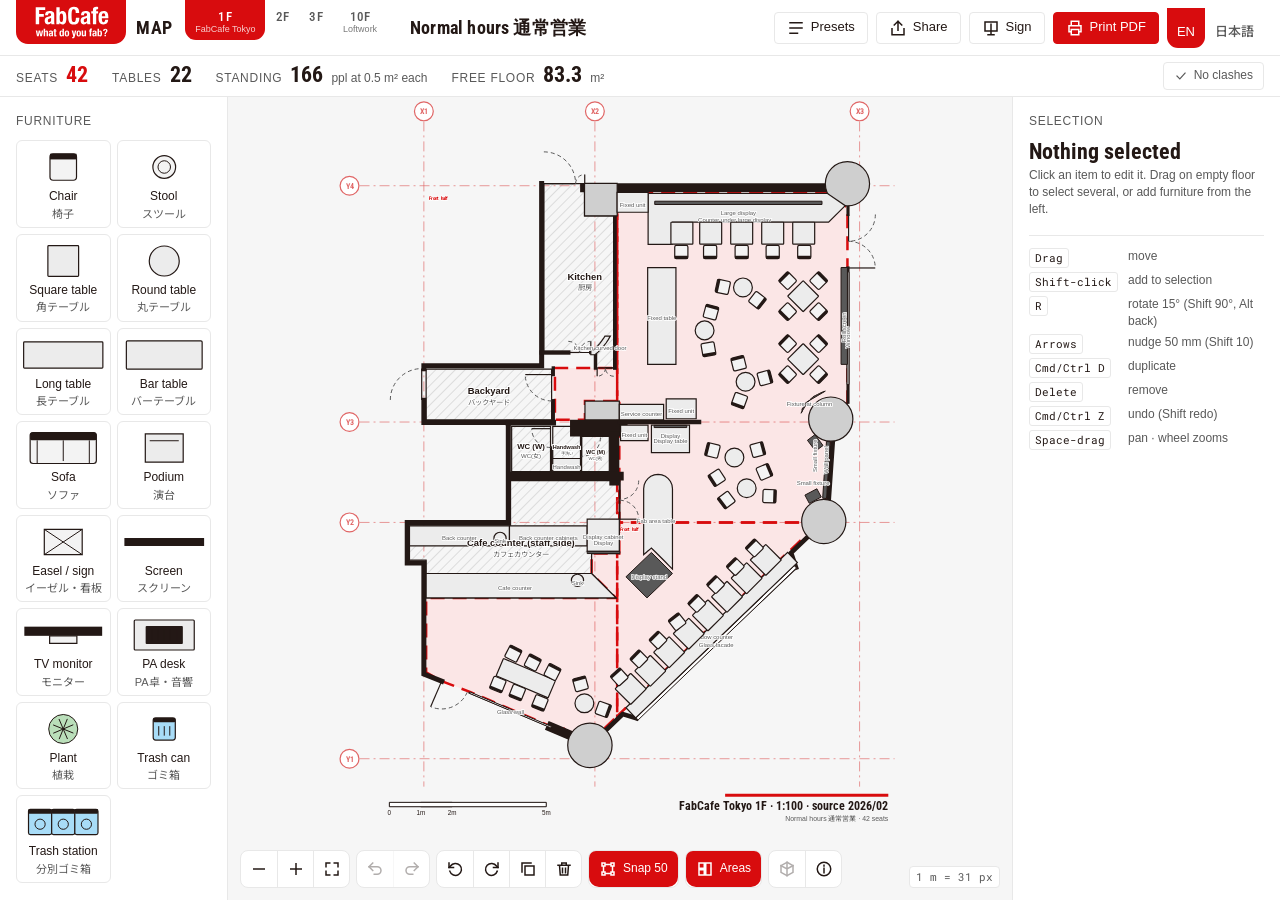
<file: index.html>
<!doctype html>
<html lang="en">
<head>
<meta charset="utf-8">
<meta name="viewport" content="width=device-width,initial-scale=1,viewport-fit=cover">
<meta name="robots" content="noindex">
</head>
<body>
<title>FabCafe Floor Map</title>
<style>
/* ---------- Tokens (FabCafe Design System) ---------- */
:root{
  --red:#d80c0e; --red-deep:#b00a0c; --red-tint:#fdeeee;
  --ink:#1a1a1a; --paper:#ffffff;
  --bg:#ffffff; --surface:#f6f6f6; --line:#e8e8e8;
  --fg:#231815; --fg-muted:#595959; --accent-text:#d80c0e; --focus:#d80c0e;
  --plan-bg:#f6f6f6; --plan-floor:#ffffff; --furn-fill:#f3f3f3; --furn-table:#ececec; --hatch:#9a9a9a; --grid:#e06666; --col:#cfcfcf;
  --sky:#a8dcf7; --leaf:#82c481; --yellow:#fcca00; --lavender:#c6add2; --orange:#f5a200; --gray:#d3d3d4;
  --font-display:"Helvetica Neue Condensed Bold","HelveticaNeue-CondensedBold","Roboto Condensed","Arial Narrow",sans-serif;
  --font-text:"Helvetica Neue",Helvetica,Roboto,Arial,"Hiragino Sans","Noto Sans JP",sans-serif;
  --font-mono:"Roboto Mono",ui-monospace,Menlo,monospace;
  --r-sm:4px; --r-md:8px;
  color-scheme:light;
}
@media (prefers-color-scheme: dark){
  :root:not([data-theme="light"]){
    --red-tint:#3a1c1c; --bg:#1a1a1a; --surface:#262626; --line:#3a3a3a;
    --fg:#f6f6f6; --fg-muted:#b5b5b5; --accent-text:#ff6a5c; --focus:#ff6a5c;
    --plan-bg:#141414; --plan-floor:#262626; --furn-fill:#333333; --furn-table:#3d3d3d; --hatch:#6a6a6a; --grid:#ff6a5c; --col:#555555;
    color-scheme:dark;
  }
}
:root[data-theme="dark"]{
  --red-tint:#3a1c1c; --bg:#1a1a1a; --surface:#262626; --line:#3a3a3a;
  --fg:#f6f6f6; --fg-muted:#b5b5b5; --accent-text:#ff6a5c; --focus:#ff6a5c;
  --plan-bg:#141414; --plan-floor:#262626; --furn-fill:#333333; --furn-table:#3d3d3d; --hatch:#6a6a6a; --grid:#ff6a5c; --col:#555555;
  color-scheme:dark;
}

/* ---------- Base ---------- */
*,*::before,*::after{box-sizing:border-box}
html,body{height:100%;margin:0}
body{background:var(--bg);color:var(--fg);font:400 14px/1.45 var(--font-text);-webkit-font-smoothing:antialiased;overflow:hidden}
button,input,textarea,select{font:inherit;color:inherit}
:focus-visible{outline:2px solid var(--focus);outline-offset:2px}
.sr{position:absolute;width:1px;height:1px;overflow:hidden;clip:rect(0 0 0 0);white-space:nowrap}
.cap{font-size:12px;letter-spacing:.06em;text-transform:uppercase;color:var(--fg-muted);font-weight:500}
.mono{font-family:var(--font-mono);font-variant-numeric:tabular-nums}
svg.i{width:18px;height:18px;stroke:currentColor;stroke-width:2;fill:none;stroke-linecap:square;stroke-linejoin:miter;flex:none}
[hidden]{display:none!important}

/* ---------- Buttons ---------- */
.btn{display:inline-flex;align-items:center;justify-content:center;gap:6px;height:32px;padding:0 12px;border:1px solid var(--line);background:var(--bg);border-radius:var(--r-sm);cursor:pointer;font-size:13px;font-weight:500;white-space:nowrap}
.btn:hover{border-color:var(--fg)}
.btn.primary{background:var(--red);border-color:var(--red);color:#fff}
.btn.primary:hover{background:var(--red-deep);border-color:var(--red-deep)}
.btn.danger{color:var(--accent-text);border-color:var(--accent-text)}
.btn.icon{width:32px;padding:0}
.btn:disabled{opacity:.4;cursor:default;border-color:var(--line)}
/* hanging active state: square top, rounded bottom (0.275 x height) */
.hang{border-radius:0 0 9px 9px}
.hang[aria-pressed="true"],.hang[aria-selected="true"]{background:var(--red);border-color:var(--red);color:#fff}

/* ---------- App grid ---------- */
.app{height:100%;display:grid;grid-template-columns:228px minmax(0,1fr) 268px;grid-template-rows:56px auto minmax(0,1fr);
  grid-template-areas:"top top top" "stats stats stats" "left canvas insp"}
.topbar{grid-area:top;display:flex;align-items:center;gap:12px;padding:0 16px;border-bottom:1px solid var(--line);min-width:0}
.brand{align-self:stretch;display:flex;align-items:flex-start;gap:10px;flex:none}
.tag{display:inline-flex;align-items:flex-end;height:44px;padding:0 12px 6px;background:var(--red);color:#fff;font:700 22px/1 var(--font-display);letter-spacing:.01em;border-radius:0 0 12px 12px}
.logo-tag{display:block;width:110px;height:auto;color:#D80C0E;flex:none}
.brand-sub{align-self:center;font:700 18px/1 var(--font-display);letter-spacing:.04em}
.floor-seg{margin-left:2px;position:relative}
/* the red tab glides between floors instead of jumping (one pill behind the buttons, moved by renderFloorSeg) */
.floor-pill{position:absolute;top:0;left:0;height:40px;width:0;background:var(--red);border-radius:0 0 11px 11px;pointer-events:none;transition:transform .32s cubic-bezier(.2,.8,.2,1),width .32s cubic-bezier(.2,.8,.2,1)}
.floor-seg.pilled button[aria-pressed="true"]{background:transparent}
.floor-seg button{z-index:1;transition:color .2s}
.floor-seg button{display:flex;flex-direction:column;align-items:center;gap:0;font:700 15px/1.05 var(--font-display);letter-spacing:.03em;padding:8px 9px 0;color:var(--fg);position:relative}
.floor-seg button[aria-pressed="true"]{color:#fff}
.floor-tenant{display:block;font:500 9px/1.3 var(--font-text);letter-spacing:0;text-transform:none;opacity:.8;max-width:84px;overflow:hidden;text-overflow:ellipsis;white-space:nowrap}
.floor-split{position:absolute;top:2px;right:1px;width:7px;height:7px;border-radius:50%;background:linear-gradient(135deg,var(--red) 50%,var(--fg) 50%)}
.floor-seg button[aria-pressed="true"] .floor-split{background:linear-gradient(135deg,#fff 50%,rgba(255,255,255,.55) 50%)}
@media (max-width: 760px){ .floor-tenant{display:none} }
.name-input{flex:1 1 auto;min-width:0;max-width:420px;height:34px;padding:0 10px;border:1px solid transparent;border-radius:var(--r-sm);background:transparent;font:700 18px/1 var(--font-display);letter-spacing:.01em}
.name-input:hover{border-color:var(--line)}
.name-input:focus{border-color:var(--fg);outline:none}
.tb-actions{margin-left:auto;display:flex;align-items:center;gap:8px;flex:none}
.seg{display:flex;align-self:stretch}
.seg button{border:0;background:transparent;padding:10px 10px 0;cursor:pointer;font-size:13px;font-weight:500;color:var(--fg-muted);height:40px}
.seg button[aria-pressed="true"]{background:var(--red);color:#fff;border-radius:0 0 11px 11px}
.menu-wrap{position:relative}
.menu{position:absolute;right:0;top:calc(100% + 6px);z-index:30;min-width:240px;background:var(--bg);border:1px solid var(--fg);border-radius:var(--r-md);padding:4px}
.menu button{display:flex;flex-direction:column;align-items:flex-start;width:100%;border:0;background:transparent;text-align:left;padding:8px 10px;border-radius:var(--r-sm);cursor:pointer}
.menu button:hover,.menu button:focus-visible{background:var(--surface)}
.menu .sub{font-size:12px;color:var(--fg-muted)}
.menu .menu-row{display:flex;align-items:stretch;gap:2px}
.menu .menu-row > button[data-preset]{flex:1;min-width:0}
.menu .menu-row .pe-pen{flex:none;width:36px;align-items:center;justify-content:center;padding:0;color:var(--fg-muted)}
.menu .menu-row .pe-pen:hover,.menu .menu-row .pe-pen:focus-visible{color:var(--fg)}

/* ---------- Stats strip ---------- */
.stats{grid-area:stats;display:flex;align-items:center;gap:24px;padding:6px 16px;border-bottom:1px solid var(--line);overflow-x:auto;scrollbar-width:none;min-width:0}
.stat{display:flex;align-items:baseline;gap:8px;flex:none}
.stat b{font:700 22px/1 var(--font-display);font-variant-numeric:tabular-nums}
.stat.key b{color:var(--accent-text)}
.stat small{font-size:12px;color:var(--fg-muted)}
.chip{margin-left:auto;flex:none;display:inline-flex;align-items:center;gap:6px;height:28px;padding:0 10px;border-radius:var(--r-sm);border:1px solid var(--line);background:transparent;font-size:12px;font-weight:500;color:var(--fg-muted);cursor:default}
.chip.warn{border-color:var(--accent-text);background:var(--red-tint);color:var(--accent-text);cursor:pointer}
.short-jp{display:none}
.stat-legend{display:flex;gap:6px;flex:none}
.legend-chip{display:inline-flex;align-items:center;gap:6px;height:28px;padding:0 10px;border:1px solid var(--line);border-radius:var(--r-sm);background:transparent;font-size:12px;font-weight:500;color:var(--fg);cursor:pointer}
.legend-chip:hover{border-color:var(--fg)}

/* ---------- Side panes ---------- */
.left{grid-area:left;border-right:1px solid var(--line);overflow-y:auto;min-height:0}
.inspector{grid-area:insp;border-left:1px solid var(--line);overflow-y:auto;min-height:0}
.pane{padding:16px}
.pane + .pane{border-top:1px solid var(--line)}
.pane h2{margin:0 0 10px;font-size:12px;letter-spacing:.06em;text-transform:uppercase;color:var(--fg-muted);font-weight:500}
.pane h2 + .sub{margin-top:-8px}
.tiles{display:grid;grid-template-columns:1fr 1fr;gap:6px;margin-bottom:16px}
.tile{display:flex;flex-direction:column;align-items:center;gap:4px;padding:8px 4px 6px;border:1px solid var(--line);border-radius:6px;background:var(--bg);cursor:pointer;min-width:0}
.tile:hover{border-color:var(--fg)}
.tile svg{width:100%;height:36px;overflow:visible}
.tile .t1{font-size:12px;font-weight:500;line-height:1.2;text-align:center}
.tile .t2{font-size:11px;color:var(--fg-muted);line-height:1.2;text-align:center}
.zone-btns{display:flex;flex-wrap:wrap;gap:6px}
.zone-btns .btn{height:30px;padding:0 10px;font-size:12px}
.swatch-dot{width:10px;height:10px;border-radius:2px;flex:none}
.saved-list{list-style:none;margin:0 0 10px;padding:0;display:flex;flex-direction:column;gap:4px}
.saved-list li{display:flex;align-items:center;gap:6px;min-width:0}
.saved-row{flex:1;min-width:0;display:flex;flex-direction:column;align-items:flex-start;padding:7px 10px;border:1px solid var(--line);border-radius:6px;background:var(--bg);cursor:pointer;text-align:left}
.saved-row:hover{border-color:var(--fg)}
.saved-row.active{border-color:var(--red);border-left-width:4px;padding-left:7px}
.saved-row span{max-width:100%;overflow:hidden;text-overflow:ellipsis;white-space:nowrap}
.saved-row small{font-size:11px;color:var(--fg-muted)}
.confirm{flex:1;display:flex;flex-wrap:wrap;align-items:center;gap:6px;padding:8px;border:1px solid var(--accent-text);border-radius:6px;background:var(--red-tint);font-size:12px}
.confirm span{flex:1 1 100%}
.row-input{flex:1;min-width:0;height:34px;padding:0 8px;border:1px solid var(--fg);border-radius:6px;background:var(--bg)}
.btn-row{display:flex;flex-wrap:wrap;gap:6px}
.muted{color:var(--fg-muted);font-size:12px;margin:0 0 10px}

/* ---------- Inspector ---------- */
.insp-type{font:700 22px/1.1 var(--font-display);margin:0 0 2px}
.insp-sub{font-size:12px;color:var(--fg-muted);margin:0 0 14px}
.fields{display:grid;grid-template-columns:1fr 1fr;gap:10px 8px;margin-bottom:14px}
.field{display:flex;flex-direction:column;gap:4px;min-width:0}
.field.full{grid-column:1 / -1}
.field label{font-size:11px;letter-spacing:.06em;text-transform:uppercase;color:var(--fg-muted);font-weight:500}
.field input{height:32px;padding:0 8px;border:1px solid var(--line);border-radius:var(--r-sm);background:var(--bg);font-family:var(--font-mono);font-variant-numeric:tabular-nums;font-size:13px;min-width:0;width:100%}
.field input[type=text]{font-family:var(--font-text)}
.field input:focus{border-color:var(--fg);outline:none}
.swatches{display:flex;gap:6px;flex-wrap:wrap}
.swatches button{width:28px;height:28px;border-radius:var(--r-sm);border:1px solid var(--line);cursor:pointer;padding:0}
.swatches button[aria-pressed="true"]{outline:2px solid var(--red);outline-offset:2px}
.keys{margin:16px 0 0;padding:12px 0 0;border-top:1px solid var(--line);font-size:12px;color:var(--fg-muted);display:grid;grid-template-columns:auto 1fr;gap:4px 10px}
kbd{justify-self:start;align-self:start;font-family:var(--font-mono);font-size:11px;padding:1px 5px;border:1px solid var(--line);border-radius:3px;color:var(--fg);white-space:nowrap}

/* ---------- Canvas ---------- */
.canvas-wrap{grid-area:canvas;position:relative;min-width:0;min-height:0;background:var(--plan-bg);overflow:hidden}
#plan{position:absolute;inset:0;width:100%;height:100%;touch-action:none;user-select:none;-webkit-user-select:none;display:block}
.canvas-wrap.panning #plan,.canvas-wrap.space #plan{cursor:grab}
.canvas-tools{position:absolute;left:12px;bottom:12px;display:flex;flex-wrap:wrap;gap:6px;max-width:calc(100% - 24px)}
.tool-group{display:flex;background:var(--bg);border:1px solid var(--line);border-radius:var(--r-md);overflow:hidden}
.tool-group button{width:36px;height:36px;border:0;background:transparent;display:grid;place-items:center;cursor:pointer;color:var(--fg)}
.tool-group button + button{border-left:1px solid var(--line)}
.tool-group button:hover{background:var(--surface)}
.tool-group button:disabled{opacity:.35;cursor:default;background:transparent}
.tool-group button.snap,.tool-group button.pill{width:auto;padding:0 10px;gap:6px;display:flex;align-items:center;font-size:12px;font-weight:500}
.tool-group button.snap[aria-pressed="true"],.tool-group button.pill[aria-pressed="true"]{background:var(--red);color:#fff;border-radius:0 0 10px 10px}
.zoom-read{position:absolute;right:12px;bottom:12px;font-size:11px;color:var(--fg-muted);background:var(--bg);border:1px solid var(--line);border-radius:var(--r-sm);padding:2px 6px}
.inline-edit{position:absolute;z-index:20;height:34px;min-width:140px;padding:0 8px;border:2px solid var(--red);border-radius:var(--r-sm);background:var(--bg);font:700 15px/1 var(--font-display)}
/* preset edit bar: hangs from the top edge of the plan like a tab */
.pe-bar{position:absolute;top:0;left:50%;transform:translateX(-50%);z-index:25;display:flex;flex-wrap:wrap;align-items:center;gap:8px;max-width:calc(100% - 32px);padding:8px 10px 8px 12px;background:var(--bg);border:1px solid var(--fg);border-top:0;border-radius:0 0 12px 12px}
.pe-bar > svg.i{color:var(--accent-text)}
.pe-bar-label{font-size:13px;font-weight:500;white-space:nowrap;overflow:hidden;text-overflow:ellipsis;min-width:0;max-width:100%}
.pe-bar-name{flex:1 1 180px;min-width:0;height:32px;padding:0 8px;border:1px solid var(--line);border-radius:var(--r-sm);background:var(--bg);font:700 15px/1 var(--font-display)}
.pe-bar-name:focus{border-color:var(--fg);outline:none}
.pe-bar-acts{display:flex;flex-wrap:wrap;gap:6px}
.pe-bar.soft .pe-bar-label{white-space:normal}
/* floor switch: the plan slides a little up (going up a floor) or down, and the floor name flashes in the middle */
.canvas-wrap{view-transition-name:floor-plan}
::view-transition-old(root),::view-transition-new(root){animation:none}
::view-transition-group(floor-plan){animation-duration:.34s}
::view-transition-old(floor-plan){animation:.2s cubic-bezier(.4,0,1,1) both fl-out-down}
::view-transition-new(floor-plan){animation:.34s cubic-bezier(.2,.8,.2,1) both fl-in-up}
:root[data-floor-dir="down"]::view-transition-old(floor-plan){animation-name:fl-out-up}
:root[data-floor-dir="down"]::view-transition-new(floor-plan){animation-name:fl-in-down}
@keyframes fl-out-down{to{opacity:0;transform:translateY(28px)}}
@keyframes fl-out-up{to{opacity:0;transform:translateY(-28px)}}
@keyframes fl-in-up{from{opacity:0;transform:translateY(-36px)}}
@keyframes fl-in-down{from{opacity:0;transform:translateY(36px)}}
/* fallback without view transitions: same idea on the plan only */
#plan{transition:opacity .16s ease,transform .16s ease}
.canvas-wrap.fl-leave #plan{opacity:0;transform:translateY(20px)}
.canvas-wrap.fl-leave.fl-down #plan{transform:translateY(-20px)}
.floor-flash{position:absolute;left:50%;top:42%;transform:translate(-50%,-50%);z-index:5;pointer-events:none;display:flex;flex-direction:column;align-items:center;gap:4px;padding:10px 22px 12px;background:var(--bg);border:1px solid var(--fg);border-top:0;border-radius:0 0 16px 16px;opacity:0;transition:opacity .25s ease}
.floor-flash.on{opacity:1;transition-duration:.12s}
.floor-flash b{font:700 44px/1 var(--font-display);letter-spacing:.02em;color:var(--accent-text)}
.floor-flash small{font-size:12px;color:var(--fg-muted);max-width:240px;text-align:center}
.no-plan{position:absolute;inset:0;display:grid;place-items:center;padding:24px;text-align:center;color:var(--fg-muted)}

/* ---------- Sheet tabs (phone) ---------- */
.sheet-tabs{display:none}

/* ---------- Modal / toast ---------- */
.menu-hr{border:0;border-top:1px solid var(--line);margin:4px 6px}
.pe-list{display:flex;flex-direction:column;gap:8px;margin-bottom:4px}
.pe-row{display:grid;grid-template-columns:1fr auto;gap:4px 8px;align-items:center;padding:8px;border:1px solid var(--line);border-radius:var(--r-sm)}
.pe-row.off{opacity:.55}
.pe-row small{color:var(--fg-muted);font-size:11px}
.pe-acts{grid-column:1/-1;display:flex;flex-wrap:wrap;gap:6px}
.pe-acts .btn{height:32px;font-size:12px}
.modal{position:fixed;inset:0;z-index:50;background:rgba(0,0,0,.45);display:grid;place-items:center;padding:16px}
.modal-card{width:min(560px,100%);max-height:calc(100% - 32px);overflow:auto;background:var(--bg);border:1px solid var(--fg);border-radius:var(--r-md);padding:20px}
.modal-card h3{margin:0 0 6px;font:700 22px/1.1 var(--font-display)}
.modal-card p{margin:0 0 12px;color:var(--fg-muted);font-size:13px}
.modal-card textarea{width:100%;height:180px;padding:10px;border:1px solid var(--line);border-radius:var(--r-sm);background:var(--surface);font:12px/1.4 var(--font-mono);resize:vertical}
.modal-card img{display:block;max-width:100%;border:1px solid var(--line);border-radius:var(--r-sm);margin-bottom:12px;background:#fff}
.modal-card .err{color:var(--accent-text);font-size:13px;min-height:1.2em;margin:6px 0}
.modal-card .actions{display:flex;flex-wrap:wrap;gap:8px;justify-content:flex-end;margin-top:12px}
.sim-heights{margin-bottom:4px;padding:8px 10px;border:1px solid var(--line);border-radius:var(--r-sm);font-size:12px;color:var(--fg-muted)}
.sim-row{padding:8px 10px;border:1px solid var(--line);border-radius:var(--r-sm)}
.sim-row-top{display:flex;flex-wrap:wrap;align-items:baseline;gap:6px;justify-content:space-between}
.sim-row-top b{font-size:13px}
.sim-row .sub{font-size:12px;color:var(--fg-muted);margin:2px 0}
.sim-row a{font-size:12px;word-break:break-all}
.toast{position:fixed;left:50%;top:64px;transform:translateX(-50%);z-index:60;background:var(--ink);color:#fff;padding:8px 14px;border-radius:var(--r-sm);font-size:13px;opacity:0;pointer-events:none;transition:opacity .2s}
.toast.on{opacity:1}
@media (prefers-color-scheme: dark){:root:not([data-theme="light"]) .logo-tag{color:#FFFFFF}}
:root[data-theme="dark"] .logo-tag{color:#FFFFFF}
@media (prefers-color-scheme: dark){:root:not([data-theme="light"]) .toast{background:#f6f6f6;color:#1a1a1a}}

/* ---------- Phone ---------- */
@media (max-width: 760px){
  .app{grid-template-columns:minmax(0,1fr);grid-template-rows:52px auto minmax(0,1fr) 44px minmax(0,38vh);
    grid-template-areas:"top" "stats" "canvas" "tabs" "sheet"}
  .app.collapsed{grid-template-rows:52px auto minmax(0,1fr) 44px 0}
  .topbar{gap:8px;padding:0 16px}
  .logo-tag{width:96px}
  .brand-sub{font-size:15px}
  .name-input{font-size:16px;padding:0 6px}
  .tb-actions{gap:4px}
  .tb-actions .btn .lbl{display:none}
  .tb-actions .btn{width:34px;padding:0}
  .seg button{padding:10px 7px 0;font-size:12px}
  .seg .long{display:none}
  .seg .short-jp{display:inline}
  .tg-edit{display:none!important}
  .tool-group button.snap .lbl,.tool-group button.pill .lbl{display:none}
  .stats{gap:16px;padding:6px 16px}
  .stat b{font-size:18px}
  .left,.inspector{grid-area:sheet;border:0;border-top:1px solid var(--line)}
  .app[data-sheet="inspect"] .left{display:none}
  .app:not([data-sheet="inspect"]) .inspector{display:none}
  .app[data-sheet="add"] #pane-layouts{display:none}
  .app[data-sheet="layouts"] #pane-add{display:none}
  .pane + .pane{border-top:0}
  .tiles{grid-template-columns:repeat(auto-fill,minmax(84px,1fr))}
  .sheet-tabs{grid-area:tabs;display:flex;border-top:1px solid var(--line);padding:0 16px;gap:4px;background:var(--bg)}
  .sheet-tabs button{flex:1;border:0;background:transparent;font-size:13px;font-weight:500;color:var(--fg-muted);cursor:pointer;height:38px}
  .sheet-tabs button[aria-selected="true"]{background:var(--red);color:#fff;border-radius:0 0 10px 10px}
  .canvas-tools{left:8px;bottom:8px;max-width:calc(100% - 16px)}
  .pe-bar{left:16px;right:16px;transform:none;max-width:none}
  .tool-group button{width:34px;height:34px}
  .zoom-read{display:none}
}
@media (max-width: 420px){
  .brand-sub{display:none}
  .logo-tag{width:80px}
  .menu{position:fixed;left:16px;right:16px;top:56px;min-width:0}
  .pe-bar{padding:8px}
  .pe-bar-label{flex:1 1 0}
  .pe-bar-name{flex-basis:calc(100% - 26px);order:3}   /* icon + name share row 1 (label hidden below) */
  .pe-bar-acts{order:4;flex:1 1 100%}
  .pe-bar-acts .btn{flex:1 1 auto}
  .pe-bar.soft .pe-bar-label{flex:1 1 calc(100% - 26px)}
  .pe-bar:not(.soft) .pe-bar-label{display:none}
}
@media (prefers-reduced-motion: reduce){*{transition:none!important;animation:none!important}}

/* ---------- Full-screen pages (貼り紙) ---------- */
.notes{position:fixed;inset:0;z-index:50;background:var(--bg);color:var(--fg);overflow:auto;padding-block:env(safe-area-inset-top,0px) 48px}
.notes-bar{position:sticky;top:0;display:flex;align-items:center;gap:12px;padding:0 16px;height:56px;background:var(--bg);border-bottom:1px solid var(--line)}
.notes-bar .grow{flex:1}
.notes-foot{max-width:720px;margin:32px auto 0;padding:0 16px;color:var(--fg-muted);font-size:12px}

/* ---------- Machine sign (貼り紙) ---------- */
.sign-page{max-width:900px;margin:32px auto 0;padding:0 16px}
.sign{position:relative;aspect-ratio:297/210;border:2px solid var(--fg);border-radius:var(--r-md);display:flex;flex-direction:column;justify-content:center;align-items:center;gap:3%;padding:5%;text-align:center;background:#fff;color:#231815}
.sign .sign-logo{position:absolute;top:0;left:6%;width:19%;min-width:96px;height:auto;color:#D80C0E}
.sign .icon{width:22%;max-width:180px;aspect-ratio:1}
.sign .jp{font:700 clamp(24px,5.4vw,52px)/1.3 "Hiragino Sans","Noto Sans JP",sans-serif;margin:0;text-wrap:balance}
.sign .en{font:700 clamp(16px,3.2vw,30px)/1.25 var(--font-display);margin:0;letter-spacing:.01em}
.sign .small{font-size:clamp(11px,1.6vw,15px);color:#595959;margin:0}
@media print{
  body.sign-open .app{display:none!important}
  body.sign-open .notes{position:static;overflow:visible;padding:0}
  body.sign-open .notes-bar,body.sign-open .notes-foot{display:none}
  body.sign-open .sign-page{max-width:none;margin:0;padding:0}
  body.sign-open .sign{height:180mm;aspect-ratio:auto;border:0}
  body.sign-open .sign .jp{font-size:46px}
  body.sign-open .sign .en{font-size:28px}
  body.sign-open .sign .small{font-size:13px}
  @page{size:A4 landscape;margin:12mm}
}
</style>
<style id="plan-css"></style>
<style id="print-css">
/* ======================= Print composer ======================= */
/* ---------- Dialog ---------- */
.pd{position:fixed;inset:0;z-index:55;background:rgba(0,0,0,.45);display:grid;place-items:center;padding:16px}
.pd-card{width:min(720px,100%);max-height:calc(100% - 32px);display:flex;flex-direction:column;background:var(--bg);color:var(--fg);border:1px solid var(--fg);border-radius:var(--r-md);overflow:hidden}
.pd-head{display:flex;align-items:flex-start;justify-content:space-between;gap:12px;padding:20px 20px 0}
.pd-head h3{margin:0 0 4px;font:700 26px/1.05 var(--font-display);letter-spacing:.01em}
.pd-sub{margin:0;color:var(--fg-muted);font-size:13px}
.pd-body{flex:1 1 auto;min-height:0;overflow-y:auto;padding:16px 20px}
.pd-warn{display:flex;align-items:center;gap:6px;margin:0 0 12px;padding:6px 10px;border:1px solid var(--accent-text);background:var(--red-tint);color:var(--accent-text);border-radius:var(--r-sm);font-size:12px;font-weight:500}
.pd-warn svg.i{width:14px;height:14px}
.pd-pages{display:grid;grid-template-columns:repeat(3,minmax(0,1fr));gap:12px;--tw:150px;--ts:.18899}
.pd-page{position:relative;display:flex;flex-direction:column;border:1px solid var(--line);border-radius:var(--r-md);background:var(--surface);min-width:0}
.pd-page.on{border-color:var(--red);box-shadow:0 0 0 1px var(--red)}
.pd-tog{flex:1;display:flex;flex-direction:column;align-items:center;gap:10px;width:100%;padding:24px 10px 12px;border:0;background:transparent;border-radius:var(--r-md);cursor:pointer;text-align:center}
.pd-flag{position:absolute;top:-1px;left:12px;display:inline-flex;align-items:center;gap:4px;height:22px;padding:0 8px 2px;border-radius:0 0 9px 9px;background:var(--line);color:var(--fg-muted);font-size:11px;font-weight:700;letter-spacing:.04em}
.pd-flag svg.i{width:12px;height:12px;stroke-width:3}
.pd-page.on .pd-flag{background:var(--red);color:#fff}
.pd-page:not(.on) .pd-flag svg{visibility:hidden}
.pd-page:not(.on) .pd-thumb{opacity:.45}
.pd-thumb{position:relative;flex:none;width:var(--tw);aspect-ratio:210/297;overflow:hidden;background:#fff;border:1px solid var(--line);box-shadow:0 1px 3px rgba(0,0,0,.12);transition:opacity .15s}
.pd-thumb > *{position:absolute;left:0;top:0;transform:scale(var(--ts));transform-origin:0 0;pointer-events:none}
.pd-txt{display:flex;flex-direction:column;align-items:center;gap:2px;min-width:0;max-width:100%}
.pd-txt b{font:700 17px/1.1 var(--font-display);letter-spacing:.01em}
.pd-txt small{font-size:11px;color:var(--fg-muted)}
.pd-txt .pd-det{font-size:12px;color:var(--fg);max-width:100%;overflow:hidden;text-overflow:ellipsis;white-space:nowrap}
.pd-edit{position:absolute;top:6px;right:6px;height:26px;padding:0 8px;font-size:12px}
.pd-notes{list-style:none;margin:14px 0 0;padding:0;display:flex;flex-direction:column;gap:4px;font-size:12px;color:var(--fg-muted)}
.pd-notes li{display:flex;gap:6px}
.pd-notes li::before{content:"";flex:none;width:6px;height:6px;margin-top:6px;background:var(--red);border-radius:0 0 3px 3px}
.pd-actions{display:flex;align-items:center;gap:8px;padding:12px 20px;border-top:1px solid var(--line)}
.pd-count{margin-right:auto;font-size:12px;color:var(--fg-muted)}
.pd-actions .btn{height:36px}
.pd-actions .btn.primary{padding:0 16px}

@media (max-width: 760px){
  .pd{padding:0;place-items:stretch}
  .pd-card{width:100%;max-height:none;height:100%;border:0;border-radius:0}
  .pd-head{padding:16px 16px 0}
  .pd-body{padding:12px 16px}
  .pd-actions{padding:10px 16px calc(10px + env(safe-area-inset-bottom))}
  .pd-pages{grid-template-columns:minmax(0,1fr);gap:10px;--tw:84px;--ts:.10583}
  .pd-tog{flex-direction:row;align-items:center;gap:14px;padding:12px;text-align:left}
  .pd-txt{align-items:flex-start;padding-top:10px}
  .pd-flag{left:auto;right:12px}
  .pd-edit{top:auto;bottom:10px;right:10px}
}

/* ---------- Pages (always paper-light) ---------- */
#print-root{display:none}
/* rasterizing for the PDF: laid out behind the app (html2canvas renders its own clone) */
#print-root.pp-render{display:block;position:fixed;left:0;top:0;z-index:-1;pointer-events:none}
.print-page{position:relative;box-sizing:border-box;width:210mm;height:296.8mm;padding:12mm;overflow:hidden;display:flex;flex-direction:column;gap:4mm;
  background:#fff;color:#231815;font:400 10pt/1.45 var(--font-text);-webkit-print-color-adjust:exact;print-color-adjust:exact;text-align:left}
.print-page.pp-memo{padding:0;display:block}
.pp-head{display:flex;flex-direction:column;gap:1.5mm;flex:none}
.pp-brand{display:flex;align-items:flex-start;gap:3mm;margin-top:-12mm}
.pp-tag{display:inline-flex;align-items:flex-end;height:11mm;padding:0 3mm 1.6mm;background:#d80c0e;color:#fff;font:700 15pt/1 var(--font-display);letter-spacing:.01em;border-radius:0 0 3mm 3mm}
.pp-kind{align-self:flex-end;font:700 11pt/1 var(--font-display);letter-spacing:.04em;color:#231815}
.pp-kind small,.pp-sub small,.pp-stat small,.pp-steps small{font:400 7.5pt/1 var(--font-text);color:#595959;letter-spacing:.02em;margin-left:1.5mm}
.pp-title{margin:3mm 0 0;font:700 26pt/1.05 var(--font-display);letter-spacing:.005em;overflow-wrap:anywhere;display:-webkit-box;-webkit-box-orient:vertical;-webkit-line-clamp:2;overflow:hidden}
.pp-sub{margin:0;font-size:10pt;color:#595959}
.pp-meta{display:flex;flex-wrap:wrap;gap:1mm 5mm;margin:0;font-size:10pt}
.pp-meta span b{font-weight:700;margin-right:1.5mm;color:#d80c0e}
.pp-stats{display:flex;flex-wrap:wrap;gap:2mm 8mm;padding:2.5mm 0;border-top:.4mm solid #231815;border-bottom:.3mm solid #d9d9d9;flex:none}
.pp-stat{display:flex;align-items:baseline;gap:1.5mm}
.pp-stat b{font:700 18pt/1 var(--font-display);font-variant-numeric:tabular-nums}
.pp-stat.warn b,.pp-stat.warn span{color:#d80c0e}
.pp-steps{margin:0;padding:0;list-style:none;counter-reset:pp;display:flex;flex-direction:column;gap:1.5mm;flex:none}
.pp-steps li{counter-increment:pp;display:flex;align-items:baseline;gap:2.5mm;font-size:11pt}
.pp-steps li::before{content:counter(pp);flex:none;display:inline-grid;place-items:center;width:5.5mm;height:5.5mm;background:#d80c0e;color:#fff;font:700 9pt/1 var(--font-display);border-radius:0 0 1.6mm 1.6mm}
.pp-plan{flex:1 1 auto;min-height:0;display:flex}
.pp-plan svg{display:block;width:100%;height:100%}
.pp-legend{display:flex;flex-wrap:wrap;gap:1.5mm 5mm;margin:0;padding:0;list-style:none;font-size:9pt;flex:none}
.pp-legend li{display:flex;align-items:center;gap:1.5mm}
.pp-sw{flex:none;width:3.5mm;height:3.5mm;border:.25mm solid #231815}
.pp-sw.note{border-radius:50%;background:#fff}
.pp-foot{display:flex;justify-content:space-between;gap:4mm;padding-top:2mm;border-top:.3mm solid #d9d9d9;font-size:7.5pt;color:#595959;flex:none}

/* ---------- Paper ---------- */
@page{size:A4 portrait;margin:0}
@media print{
  html,body{height:auto!important;overflow:visible!important;background:#fff!important;margin:0!important;padding:0!important}
  body > :not(#print-root),body.fc-printing > :not(#print-root){display:none!important}
  #print-root{display:block!important}
  #print-root .print-page{break-after:page;page-break-after:always;break-inside:avoid}
  #print-root .print-page:last-child{break-after:auto;page-break-after:auto}
}

</style>
<link rel="preconnect" href="https://fonts.googleapis.com">
<link rel="preconnect" href="https://fonts.gstatic.com" crossorigin>
<link rel="stylesheet" href="https://fonts.googleapis.com/css2?family=Noto+Sans+JP:wght@400;700&family=Roboto+Condensed:wght@700&family=Roboto+Mono:wght@400&family=Roboto:wght@300;400&display=swap">

<div class="app" id="app" data-sheet="add">
  <!-- Top bar -->
  <header class="topbar">
    <div class="brand"><svg class="logo-tag" viewBox="0 0 283.47 113.40" role="img" aria-label="FabCafe"><path fill="currentColor" d="M117.00 56.59C120.68 56.59 121.41 52.90 121.41 45.73C121.41 38.54 120.68 34.87 117.00 34.87C113.25 34.87 112.52 38.54 112.52 45.73C112.52 52.90 113.25 56.59 117.00 56.59ZM225.64 34.13C222.27 34.13 221.29 37.63 221.29 40.69L221.29 41.98L229.94 41.98C229.76 36.95 229.14 34.13 225.64 34.13ZM117.74 81.41C116.09 81.41 115.76 83.06 115.76 86.27C115.76 89.48 116.09 91.13 117.74 91.13C119.41 91.13 119.74 89.48 119.74 86.27C119.74 83.06 119.41 81.41 117.74 81.41ZM238.04 47.01L221.29 47.01L221.29 49.65C221.29 53.52 222.33 57.32 225.46 57.32C228.28 57.32 229.45 55.17 229.94 51.12L237.54 51.12C237.24 58.80 233.56 63.08 225.58 63.08C213.31 63.08 212.82 53.64 212.82 45.42C212.82 36.58 214.54 28.36 225.95 28.36C235.83 28.36 238.04 34.99 238.04 45.11L238.04 47.01ZM234.11 83.41L233.02 84.65C232.06 85.72 231.67 86.41 231.67 87.81L231.67 88.22L228.27 88.22L228.27 87.15C228.27 85.31 228.73 84.24 229.97 82.84L231.01 81.66C231.78 80.81 232.06 79.85 232.06 78.75C232.06 77.35 231.42 76.42 230.19 76.42C228.79 76.42 228.24 77.65 228.24 79.44L228.24 80.12L224.61 80.12L224.61 79.49C224.61 76.20 226.43 73.84 230.05 73.84C233.89 73.84 235.84 75.92 235.84 79.13C235.84 80.61 235.43 81.93 234.11 83.41M228.07 90.03H231.86V93.65H228.07ZZM217.12 94.04C215.63 94.04 214.60 93.46 213.77 92.09L213.71 92.09L213.71 93.65L210.09 93.65L210.09 74.06L213.88 74.06L213.88 80.26L213.94 80.26C214.73 79.08 215.69 78.50 217.12 78.50C220.22 78.50 221.65 80.78 221.65 86.27C221.65 91.76 220.22 94.04 217.12 94.04ZM204.49 93.65C204.24 93.19 204.14 92.61 204.02 92.12L203.97 92.12C203.09 93.65 202.02 94.04 200.21 94.04C197.57 94.04 196.64 91.79 196.64 89.81C196.64 87.04 197.77 85.91 200.37 85.20L202.51 84.62C203.64 84.32 204.02 83.88 204.02 82.90C204.02 81.77 203.53 81.08 202.27 81.08C201.11 81.08 200.51 81.85 200.51 83.00L200.51 83.41L197.11 83.41L197.11 83.06C197.11 79.65 199.44 78.50 202.29 78.50C206.79 78.50 207.65 80.37 207.65 83.03L207.65 90.80C207.65 92.17 207.73 92.80 208.11 93.65L204.49 93.65ZM195.86 76.44C195.61 76.42 195.37 76.42 195.12 76.42C194.05 76.42 193.66 76.75 193.66 77.60L193.66 78.89L195.86 78.89L195.86 81.47L193.66 81.47L193.66 93.65L189.87 93.65L189.87 81.47L187.95 81.47L187.95 78.89L189.87 78.89L189.87 77.21C189.87 74.55 191.38 73.67 193.83 73.67C194.52 73.67 195.17 73.70 195.86 73.75L195.86 76.44ZM183.05 58.80L182.92 58.80C180.96 62.23 178.57 63.08 174.52 63.08C168.63 63.08 166.55 58.06 166.55 53.64C166.55 47.44 169.06 44.93 174.89 43.34L179.68 42.04C182.19 41.37 183.05 40.39 183.05 38.18C183.05 35.66 181.94 34.13 179.12 34.13C176.54 34.13 175.20 35.85 175.20 38.42L175.20 39.35L167.59 39.35L167.59 38.54C167.59 30.94 172.81 28.36 179.19 28.36C189.25 28.36 191.15 32.53 191.15 38.48L191.15 55.85C191.15 58.92 191.34 60.33 192.19 62.23L184.09 62.23C183.54 61.19 183.29 59.90 183.05 58.80ZM180.49 93.65L176.86 93.65L176.86 91.92L176.80 91.92C176.01 93.38 174.64 94.04 173.04 94.04C170.69 94.04 169.28 92.75 169.28 89.84L169.28 78.89L173.07 78.89L173.07 89.07C173.07 90.55 173.57 91.13 174.69 91.13C175.98 91.13 176.70 90.33 176.70 88.69L176.70 78.89L180.49 78.89L180.49 93.65ZM161.70 94.04C157.15 94.12 155.89 91.40 155.89 86.27C155.89 81.22 157.37 78.50 161.70 78.50C166.26 78.42 167.52 81.14 167.52 86.27C167.52 91.32 166.04 94.04 161.70 94.04ZM151.82 92.66C150.50 97.77 149.65 98.49 146.15 98.49L144.61 98.49L144.61 95.66C144.94 95.71 145.27 95.74 145.60 95.74C147.00 95.74 147.52 94.97 147.63 93.65L143.48 78.89L147.44 78.89L149.62 89.10L149.68 89.10L151.60 78.89L155.39 78.89L151.82 92.66ZM134.37 40.33C134.37 27.02 136.02 17.57 149.27 17.57C161.91 17.57 162.83 26.83 162.83 33.21L153.99 33.21C153.99 26.83 152.70 24.07 148.72 24.07C144.25 24.07 143.20 28.55 143.20 40.94C143.20 54.19 145.04 56.59 148.84 56.59C152.03 56.59 154.36 54.93 154.36 45.48L163.20 45.48C163.20 54.93 160.86 63.08 149.27 63.08C136.02 63.08 134.37 53.64 134.37 40.33ZM131.27 94.04C126.71 94.12 125.44 91.40 125.44 86.27C125.44 81.22 126.93 78.50 131.27 78.50C135.82 78.42 137.09 81.14 137.09 86.27C137.09 91.32 135.60 94.04 131.27 94.04ZM123.53 93.65L119.90 93.65L119.90 92.09L119.85 92.09C119.02 93.46 117.98 94.04 116.50 94.04C113.40 94.04 111.97 91.76 111.97 86.27C111.97 80.78 113.40 78.50 116.50 78.50C117.93 78.50 118.89 79.08 119.68 80.26L119.74 80.26L119.74 74.06L123.53 74.06L123.53 93.65ZM104.42 81.47L102.22 81.47L102.22 89.46C102.22 90.61 102.47 91.07 103.57 91.07C103.87 91.07 104.17 91.05 104.42 91.02L104.42 93.65C103.60 93.74 102.83 93.82 101.95 93.82C98.98 93.82 98.44 92.91 98.44 89.92L98.44 81.47L96.51 81.47L96.51 78.89L98.44 78.89L98.44 74.66L102.22 74.66L102.22 78.89L104.42 78.89L104.42 81.47ZM92.17 93.65C91.93 93.19 91.82 92.61 91.71 92.12L91.65 92.12C90.78 93.65 89.71 94.04 87.89 94.04C85.26 94.04 84.32 91.79 84.32 89.81C84.32 87.04 85.45 85.91 88.06 85.20L90.20 84.62C91.32 84.32 91.71 83.88 91.71 82.90C91.71 81.77 91.22 81.08 89.95 81.08C88.80 81.08 88.19 81.85 88.19 83.00L88.19 83.41L84.79 83.41L84.79 83.06C84.79 79.65 87.12 78.50 89.98 78.50C94.48 78.50 95.33 80.37 95.33 83.03L95.33 90.80C95.33 92.17 95.41 92.80 95.80 93.65L92.17 93.65ZM82.52 93.65L78.73 93.65L78.73 83.47C78.73 81.99 78.24 81.41 77.11 81.41C75.82 81.41 75.11 82.21 75.11 83.86L75.11 93.65L71.32 93.65L71.32 74.06L75.11 74.06L75.11 80.40L75.16 80.40C75.87 79.13 77.16 78.50 78.76 78.50C81.12 78.50 82.52 79.79 82.52 82.70L82.52 93.65ZM66.73 93.65L62.42 93.65L60.48 83.16L60.42 83.16L58.58 93.65L54.19 93.65L50.98 78.89L54.77 78.89L56.50 89.37L56.55 89.37L58.39 78.89L62.51 78.89L64.46 89.37L64.51 89.37L66.30 78.89L69.92 78.89L66.73 93.65ZM50.81 18.43L75.29 18.43L75.29 25.66L59.64 25.66L59.64 35.97L71.64 35.97L71.64 43.21L59.64 43.21L59.64 62.23L50.81 62.23L50.81 18.43ZM86.58 28.36C96.65 28.36 98.55 32.53 98.55 38.48L98.55 55.85C98.55 58.92 98.73 60.33 99.59 62.23L91.49 62.23C90.94 61.19 90.70 59.90 90.45 58.80L90.32 58.80C88.36 62.23 85.97 63.08 81.92 63.08C76.03 63.08 73.94 58.06 73.94 53.64C73.94 47.44 76.46 44.93 82.29 43.34L87.08 42.04C89.59 41.37 90.45 40.39 90.45 38.18C90.45 35.66 89.34 34.13 86.52 34.13C83.94 34.13 82.60 35.85 82.60 38.42L82.60 39.35L74.99 39.35L74.99 38.54C74.99 30.94 80.21 28.36 86.58 28.36ZM104.05 18.43L112.52 18.43L112.52 32.29L112.64 32.29C114.42 29.65 116.57 28.36 119.76 28.36C126.69 28.36 129.88 33.46 129.88 45.73C129.88 58.00 126.69 63.08 119.76 63.08C116.44 63.08 114.12 61.80 112.27 58.73L112.15 58.73L112.15 62.23L104.05 62.23L104.05 18.43ZM193.94 29.22L198.23 29.22L198.23 25.48C198.23 19.53 201.60 17.57 207.07 17.57C208.60 17.57 210.07 17.63 211.60 17.75L211.60 23.76C211.05 23.70 210.50 23.70 209.95 23.70C207.55 23.70 206.70 24.44 206.70 26.34L206.70 29.22L211.60 29.22L211.60 34.99L206.70 34.99L206.70 62.23L198.23 62.23L198.23 34.99L193.94 34.99L193.94 29.22ZM0.00 0.00L0.00 82.43C0.00 99.46 13.93 113.39 30.96 113.39L252.50 113.39C269.53 113.39 283.47 99.46 283.47 82.43L283.47 0.00L0.00 0.00ZM131.27 81.08C129.40 81.08 129.23 83.25 129.23 86.27C129.23 89.29 129.40 91.46 131.27 91.46C132.80 91.46 133.29 89.95 133.29 86.27C133.29 82.59 132.80 81.08 131.27 81.08ZM82.05 52.72C82.05 55.24 82.97 57.32 85.23 57.32C87.50 57.32 90.45 55.85 90.45 52.23L90.45 45.73C89.28 46.59 87.87 47.14 86.83 47.38C83.40 48.12 82.05 49.77 82.05 52.72ZM87.95 89.40C87.95 90.53 88.36 91.46 89.37 91.46C90.39 91.46 91.71 90.80 91.71 89.18L91.71 86.27C91.19 86.65 90.56 86.90 90.09 87.01C88.55 87.34 87.95 88.08 87.95 89.40ZM174.65 52.72C174.65 55.24 175.57 57.32 177.84 57.32C180.10 57.32 183.05 55.85 183.05 52.23L183.05 45.73C181.88 46.59 180.47 47.14 179.43 47.38C175.99 48.12 174.65 49.77 174.65 52.72ZM200.26 89.40C200.26 90.53 200.68 91.46 201.69 91.46C202.70 91.46 204.02 90.80 204.02 89.18L204.02 86.27C203.50 86.65 202.87 86.90 202.41 87.01C200.87 87.34 200.26 88.08 200.26 89.40ZM215.89 81.41C214.21 81.41 213.88 83.06 213.88 86.27C213.88 89.48 214.21 91.13 215.89 91.13C217.53 91.13 217.86 89.48 217.86 86.27C217.86 83.06 217.53 81.41 215.89 81.41ZM161.70 81.08C159.84 81.08 159.68 83.25 159.68 86.27C159.68 89.29 159.84 91.46 161.70 91.46C163.25 91.46 163.74 89.95 163.74 86.27C163.74 82.59 163.25 81.08 161.70 81.08Z"/></svg><span class="brand-sub">MAP</span><div class="seg floor-seg" id="floor-seg" role="group" aria-label="Floor 階"></div></div>
    <label class="sr" for="layout-name" data-i18n="layoutName">Layout name</label>
    <input id="layout-name" class="name-input" type="text" autocomplete="off" spellcheck="false">
    <div class="tb-actions">
      <div class="menu-wrap">
        <button class="btn" id="btn-presets" aria-haspopup="true" aria-expanded="false" aria-controls="menu-presets">
          <svg class="i" viewBox="0 0 24 24"><path d="M4 5h16M4 12h16M4 19h10"/></svg><span class="lbl" data-i18n="presets">Presets</span></button>
        <div class="menu" id="menu-presets" hidden>
        </div>
      </div>
      <div class="menu-wrap">
        <button class="btn" id="btn-share" aria-haspopup="true" aria-expanded="false" aria-controls="menu-share">
          <svg class="i" viewBox="0 0 24 24"><path d="M12 15V3M7 8l5-5 5 5M4 13v8h16v-8"/></svg><span class="lbl" data-i18n="share">Share</span></button>
        <div class="menu" id="menu-share" hidden>
          <button id="share-link"><span data-i18n="copyLink"></span><span class="sub" data-i18n="copyLinkSub"></span></button>
          <button id="share-code"><span data-i18n="copyCode"></span><span class="sub" data-i18n="copyCodeSub"></span></button>
          <button id="share-import"><span data-i18n="importCode"></span><span class="sub" data-i18n="importCodeSub"></span></button>
          <button id="share-pdf"><span data-i18n="savePdf"></span><span class="sub" data-i18n="savePdfSub"></span></button>
          <button id="share-image"><span data-i18n="copyImage"></span><span class="sub" data-i18n="copyImageSub"></span></button>
        </div>
      </div>
      <button class="btn" id="btn-sign"><svg class="i" viewBox="0 0 24 24"><path d="M4 4h16v12H4zM12 16v5M8 21h8M12 7v4M12 13v1"/></svg><span class="lbl" data-i18n="sign">貼り紙</span></button>
      <button class="btn primary" id="btn-print"><svg class="i" viewBox="0 0 24 24"><path d="M7 9V3h10v6M7 17H4v-8h16v8h-3M7 14h10v7H7z"/></svg><span class="lbl" data-i18n="print">Print</span></button>
      <div class="seg" role="group" aria-label="Language">
        <button id="lang-en" aria-pressed="true">EN</button>
        <button id="lang-jp" aria-pressed="false"><span class="long">日本語</span><span class="short-jp">JP</span></button>
      </div>
    </div>
  </header>

  <!-- Live stats -->
  <div class="stats" id="stats" aria-live="polite">
    <div class="stat key"><span class="cap" data-i18n="seats">Seats</span><b id="st-seats">0</b></div>
    <div class="stat"><span class="cap" data-i18n="tables">Tables</span><b id="st-tables">0</b></div>
    <div class="stat"><span class="cap" data-i18n="standing">Standing</span><b id="st-standing">0</b><small data-i18n="standingSub">at 0.5 m²/person</small></div>
    <div class="stat"><span class="cap" data-i18n="freeFloor">Free floor</span><b id="st-floor">0</b><small>m²</small></div>
    <div class="stat-legend" id="zone-legend" hidden role="group" aria-label="Zones ゾーン"></div>
    <button class="chip" id="st-warn" type="button"></button>
  </div>

  <!-- Left: palette + layouts -->
  <aside class="left">
    <section class="pane" id="pane-add" aria-labelledby="h-furn">
      <h2 id="h-furn" data-i18n="furniture">Furniture</h2>
      <div class="tiles" id="tiles"></div>
      <h2 data-i18n="annotate">Annotate</h2>
      <div class="zone-btns" id="zone-btns"></div>
    </section>
    <section class="pane" id="pane-layouts" aria-labelledby="h-saved">
      <h2 id="h-saved" data-i18n="saved">Saved layouts</h2>
      <ul class="saved-list" id="saved-list"></ul>
      <div class="btn-row">
        <button class="btn primary" id="btn-save" data-i18n="save">Save</button>
        <button class="btn" id="btn-saveas" data-i18n="saveAs">Save as</button>
      </div>
    </section>
  </aside>

  <!-- Canvas -->
  <main class="canvas-wrap" id="canvas-wrap">
    <svg id="plan" xmlns="http://www.w3.org/2000/svg" aria-label="FabCafe Tokyo floor plan" role="img">
      <defs>
        <pattern id="hatch" patternUnits="userSpaceOnUse" width="220" height="220" patternTransform="rotate(45)">
          <line class="hatch-line" x1="0" y1="0" x2="0" y2="220"/>
        </pattern>
      </defs>
      <g id="g-base"></g>
      <g id="g-items"></g>
      <g id="g-ui" class="ui"></g>
    </svg>
    <input id="inline-edit" class="inline-edit" type="text" autocomplete="off" hidden>
    <div class="pe-bar" id="pe-bar" role="region" aria-label="Preset editor" hidden>
      <svg class="i" viewBox="0 0 24 24" aria-hidden="true"><path d="M4 20h4L19 9l-4-4L4 16z"/></svg>
      <span class="pe-bar-label" id="pe-bar-label" aria-live="polite"></span>
      <input id="pe-bar-name" class="pe-bar-name" type="text" maxlength="80" autocomplete="off" spellcheck="false">
      <div class="pe-bar-acts">
        <button class="btn primary" id="pe-bar-save" type="button"></button>
        <button class="btn" id="pe-bar-saveas" type="button"></button>
        <button class="btn" id="pe-bar-cancel" type="button"></button>
      </div>
    </div>
    <div class="canvas-tools" id="canvas-tools">
      <div class="tool-group">
        <button id="tool-zoom-out" data-i18n-title="zoomOut"><svg class="i" viewBox="0 0 24 24"><path d="M5 12h14"/></svg></button>
        <button id="tool-zoom-in" data-i18n-title="zoomIn"><svg class="i" viewBox="0 0 24 24"><path d="M5 12h14M12 5v14"/></svg></button>
        <button id="tool-fit" data-i18n-title="fit"><svg class="i" viewBox="0 0 24 24"><path d="M4 9V4h5M15 4h5v5M20 15v5h-5M9 20H4v-5"/></svg></button>
      </div>
      <div class="tool-group">
        <button id="tool-undo" data-i18n-title="undo"><svg class="i" viewBox="0 0 24 24"><path d="M9 14L4 9l5-5"/><path d="M4 9h11a5 5 0 0 1 0 10h-4"/></svg></button>
        <button id="tool-redo" data-i18n-title="redo"><svg class="i" viewBox="0 0 24 24"><path d="M15 14l5-5-5-5"/><path d="M20 9H9a5 5 0 0 0 0 10h4"/></svg></button>
      </div>
      <div class="tool-group tg-edit">
        <button id="tool-rot-l" data-i18n-title="rotL"><svg class="i" viewBox="0 0 24 24"><path d="M4 4v6h6"/><path d="M5 15a8 8 0 1 0 1-7l-2 2"/></svg></button>
        <button id="tool-rot-r" data-i18n-title="rotR"><svg class="i" viewBox="0 0 24 24"><path d="M20 4v6h-6"/><path d="M19 15a8 8 0 1 1-1-7l2 2"/></svg></button>
        <button id="tool-dup" data-i18n-title="dup"><svg class="i" viewBox="0 0 24 24"><path d="M8 8h12v12H8z"/><path d="M4 16V4h12"/></svg></button>
        <button id="tool-del" data-i18n-title="remove"><svg class="i" viewBox="0 0 24 24"><path d="M4 7h16M10 11v6M14 11v6M6 7l1 13h10l1-13M9 7V4h6v3"/></svg></button>
      </div>
      <div class="tool-group">
        <button id="tool-snap" class="snap" aria-pressed="true" data-i18n-title="snap"><svg class="i" viewBox="0 0 24 24"><path d="M4 4h4v4H4zM16 4h4v4h-4zM4 16h4v4H4zM16 16h4v4h-4zM8 6h8M8 18h8M6 8v8M18 8v8"/></svg><span class="lbl" data-i18n="snap">Snap 50</span></button>
      </div>
      <div class="tool-group" id="tool-group-areas" hidden>
        <button id="tool-areas" class="pill" aria-pressed="true" data-i18n-title="areasTitle"><svg class="i" viewBox="0 0 24 24"><path d="M4 4h7v7H4zM13 4h7v16h-7zM4 13h7v7H4z"/></svg><span class="lbl" data-i18n="areas">Areas</span></button>
      </div>
      <div class="tool-group">
        <button id="tool-3d" disabled data-i18n-title="sim3dTitle"><svg class="i" viewBox="0 0 24 24"><path d="M12 3l8 4.5v9L12 21l-8-4.5v-9z"/><path d="M12 3v18M4 7.5l8 4.5 8-4.5"/></svg></button>
        <button id="tool-sim-info" data-i18n-title="simInfoTitle"><svg class="i" viewBox="0 0 24 24"><circle cx="12" cy="12" r="9"/><path d="M12 11v6M12 7v1"/></svg></button>
      </div>
    </div>
    <div class="floor-flash" id="floor-flash" aria-hidden="true"><b></b><small></small></div>
    <div class="zoom-read mono" id="zoom-read"></div>
    <div id="sim-view" hidden aria-hidden="true"></div>
  </main>

  <!-- Right: inspector -->
  <aside class="inspector pane" id="pane-inspect" aria-labelledby="insp-type">
    <div id="insp-empty">
      <h2 data-i18n="selection">Selection</h2>
      <p class="insp-type" data-i18n="nothing">Nothing selected</p>
      <p class="insp-sub" data-i18n="nothingHint"></p>
    </div>
    <div id="insp-multi" hidden>
      <h2 data-i18n="selection">Selection</h2>
      <p class="insp-type" id="insp-multi-count"></p>
      <p class="insp-sub" id="insp-multi-sub"></p>
    </div>
    <div id="insp-one" hidden>
      <h2 data-i18n="selection">Selection</h2>
      <p class="insp-type" id="insp-type"></p>
      <p class="insp-sub" id="insp-typesub"></p>
      <div class="fields">
        <div class="field"><label for="insp-x" data-i18n="x">X (mm)</label><input id="insp-x" type="number" step="10" inputmode="numeric"></div>
        <div class="field"><label for="insp-y" data-i18n="y">Y (mm)</label><input id="insp-y" type="number" step="10" inputmode="numeric"></div>
        <div class="field" id="f-w"><label for="insp-w" id="lbl-w" data-i18n="w">Width (mm)</label><input id="insp-w" type="number" step="50" min="100" inputmode="numeric"></div>
        <div class="field" id="f-h"><label for="insp-h" data-i18n="h">Depth (mm)</label><input id="insp-h" type="number" step="50" min="100" inputmode="numeric"></div>
        <div class="field" id="f-rot"><label for="insp-rot" data-i18n="rot">Rotation</label><input id="insp-rot" type="number" step="15" inputmode="numeric"></div>
        <div class="field" id="f-fs"><label for="insp-fs" data-i18n="fs">Text size</label><input id="insp-fs" type="number" step="50" min="100" inputmode="numeric"></div>
        <div class="field full"><label for="insp-label" data-i18n="label">Label</label><input id="insp-label" type="text" autocomplete="off"></div>
        <div class="field full" id="f-color"><label data-i18n="color">Color</label><div class="swatches" id="insp-colors"></div></div>
      </div>
    </div>
    <div class="btn-row" id="insp-actions" hidden>
      <button class="btn" id="insp-rot-l"><svg class="i" viewBox="0 0 24 24"><path d="M4 4v6h6"/><path d="M5 15a8 8 0 1 0 1-7l-2 2"/></svg>15°</button>
      <button class="btn" id="insp-rot-r"><svg class="i" viewBox="0 0 24 24"><path d="M20 4v6h-6"/><path d="M19 15a8 8 0 1 1-1-7l2 2"/></svg>15°</button>
      <button class="btn" id="insp-dup" data-i18n="dup">Duplicate</button>
      <button class="btn danger" id="insp-del" data-i18n="remove">Delete</button>
    </div>
    <div class="keys" id="keys"></div>
  </aside>

  <!-- Phone sheet tabs -->
  <nav class="sheet-tabs" role="tablist" aria-label="Panels">
    <button role="tab" id="tab-add" aria-selected="true" data-tab="add" data-i18n="add">Add</button>
    <button role="tab" id="tab-layouts" aria-selected="false" data-tab="layouts" data-i18n="layouts">Layouts</button>
    <button role="tab" id="tab-inspect" aria-selected="false" data-tab="inspect" data-i18n="inspect">Inspect</button>
  </nav>
</div>

<!-- Modal (share / import / image) -->
<div class="modal" id="modal" hidden>
  <div class="modal-card" role="dialog" aria-modal="true" aria-labelledby="modal-title">
    <h3 id="modal-title"></h3>
    <p id="modal-hint"></p>
    <img id="modal-img" alt="" hidden>
    <label class="sr" for="modal-text" data-i18n="layoutCode">Layout code</label>
    <textarea id="modal-text" spellcheck="false" hidden></textarea>
    <div id="modal-file-row" hidden><label class="cap" for="modal-file" data-i18n="fileLbl">or choose a .json file</label><br><input id="modal-file" type="file" accept=".json,application/json"></div>
    <div class="pe-list" id="modal-list" hidden></div>
    <div class="err" id="modal-err"></div>
    <div class="actions">
      <button class="btn" id="modal-copy-presets" data-i18n="pCopyCode" hidden>Copy presets code</button>
      <button class="btn" id="modal-close" data-i18n="close">Close</button>
      <button class="btn primary" id="modal-go" hidden></button>
    </div>
  </div>
</div>
<div class="toast" id="toast" role="status" aria-live="polite"></div>

<script>
// FabCafe Tokyo 1F — traced from FC_1F_PLAN_2026.pdf (配置図, 2026/02 更新, 1:100 A3).
// Traced from the PDF's vector paths (layers 0_SRC / 1_座席 / 9_更新履歴), mapped to mm by piecewise-linear
// interpolation between grid lines X1..X3 / Y4..Y1. Typical error well under 100 mm.
// Coordinates: mm. Origin = X1 x Y4 (top-left grid corner). x right, y DOWN. rot = degrees clockwise.
// Chair rot convention: rot 0 = chair faces +y (down), backrest on the -y side.
//
// 2026-11 accuracy cross-check: compared this trace against the architect's 2026-11 CAD (a Make2D export
// of the 3D model: curves + grid-reference marks only). Fitting the grid marks to this file's grid
// (X1/X2/X3 = 0/5450/13885; Y4/Y3/Y2/Y1 = 0/7530/10730/18260, which also match the original 2011 1:100
// drawing) left residuals <10 mm and a scale of ~0.997 — trace and CAD agree on size to ~0.3%. Walls read
// within ~20–200 mm, so no geometry was changed. Open: the east wall near X3 (x=13516, ~370 mm inboard of
// the gridline) isn't confirmed by the CAD — tape-measure it before trusting it to better than ~150 mm.
//
// Preset rules (keepClear below): presets never fill the entrance, the order/pickup strip in front of
// the cafe counter, or the side-entrance doorway.
(window.PLANS = window.PLANS || {})['1F'] = {
  machines: true, // fab machines on this floor: shows the 貼り紙 (no-drinks sign) button
  meta: { name: 'FabCafe Tokyo 1F', source: 'FC_1F_PLAN_2026.pdf (配置図, 2026/02 更新, 1:100 A3)', units: 'mm',
    tenant: { en: 'FabCafe Tokyo', jp: 'FabCafe Tokyo', owner: 'fabcafe' } },
  // rental halves (not ownership splits — the whole floor is FabCafe's) matching the BACK_HALF rule
  // used elsewhere in the editor (y < 10730 && x > 6160). front half is in two pieces because the
  // back-half rectangle bites into the floor outline's middle; together the 3 polygons exactly tile
  // the public floor area (119.7 m²) with no gaps/overlap (checked by shoelace area sum).
  areas: [
    { id: 'back-half', label_en: 'Back half (rental)', label_jp: '奥半面', owner: 'fabcafe',
      points: [[6160,205],[12846,205],[13498,700],[13498,6900],[12955,8141],[12826,10001],[12412,10730],[6228,10730],[6228,6863],[6160,6863]] },
    { id: 'front-half-a', label_en: 'Front half', label_jp: '手前半面', owner: 'fabcafe',
      points: [[6160,205],[6160,16903],[5751,17294],[4676,17489],[4361,17213],[4071,17236],[1488,16140],[568,15787],[72,15504],[72,13135],[6122,13135],[5345,12357],[5345,11721],[6160,11721],[6160,6863],[5133,6863],[5133,7461],[4177,7461],[4177,5807],[6157,5807],[6157,958]] },
    { id: 'front-half-b', label_en: 'Front half', label_jp: '手前半面', owner: 'fabcafe',
      points: [[12412,10730],[12183,11133],[11651,11643],[11592,11686],[6440,16635],[6285,16783],[6160,16903],[6160,11721],[6228,11721],[6228,10730]] },
  ],
  grid: { x: [{id:'X1',v:0},{id:'X2',v:5450},{id:'X3',v:13885}], y: [{id:'Y4',v:0},{id:'Y3',v:7530},{id:'Y2',v:10730},{id:'Y1',v:18260}] },
  view: { minX: -1700, minY: -1700, maxX: 15000, maxY: 19150 },
  // public floor: main hall + fab area + entrance area + passage to the WCs
  floor: [[6160,205],[12846,205],[13498,700],[13498,6900],[12955,8141],[12826,10001],[12183,11133],[11651,11643],[11592,11686],[6440,16635],[6285,16783],[5751,17294],[4676,17489],[4361,17213],[4071,17236],[1488,16140],[568,15787],[72,15504],[72,13135],[6122,13135],[5345,12357],[5345,11721],[6228,11721],[6228,6863],[5133,6863],[5133,7461],[4177,7461],[4177,5807],[6157,5807],[6157,958]],
  walls: [
    { points: [[5119,65],[12900,65]], closed: false, thick: 280 }, // top wall
    { points: [[13516,640],[13516,916]], closed: false, thick: 100 }, // right wall above side doors
    { points: [[13516,2621],[13516,6900]], closed: false, thick: 100 }, // right wall (glazing line) below side doors
    { points: [[13030,8134],[12900,10018]], closed: false, thick: 150 }, // right wall between Y3 and Y2 columns
    { points: [[12235,11188],[11702,11698],[11858,12163]], closed: false, thick: 150 }, // wall stub from Y2 column to facade
    { points: [[11858,12163],[6775,16970]], closed: false, thick: 100 }, // diagonal glass facade
    { points: [[6775,16970],[6337,16837],[5803,17348]], closed: false, thick: 150 }, // facade return to bottom column
    { points: [[4054,17254],[4700,17530]], closed: false, thick: 300 }, // wall stub, bottom column to lower-left glass
    { points: [[1452,16158],[4054,17254]], closed: false, thick: 60 }, // lower-left glass wall
    { points: [[568,15787],[0,15560],[0,12021],[-530,12021],[-530,10731],[2691,10731],[2691,7549],[0,7549],[0,6833]], closed: false, thick: 160 }, // left wall, cafe counter bump, WC/backyard outline
    { points: [[0,5835],[0,5736],[3753,5736],[3753,-69]], closed: false, thick: 160 }, // backyard top wall + kitchen left wall
    { points: [[2691,7549],[4124,7549]], closed: false, thick: 176 }, // backyard bottom wall
    { points: [[4124,5807],[4124,6018]], closed: false, thick: 106 }, // backyard right wall (above door)
    { points: [[4124,6852],[4124,7549]], closed: false, thick: 106 }, // backyard right wall (below door)
    { points: [[3753,5315],[4602,5315]], closed: false, thick: 140 }, // kitchen bottom wall
    { points: [[5320,5315],[5469,5315],[5469,5807]], closed: false, thick: 110 }, // kitchen vestibule wall
    { points: [[6087,958],[6087,5807]], closed: false, thick: 120 }, // kitchen right wall
    { points: [[4921,7725],[6228,7725]], closed: false, thick: 527 }, // WC(M) top wall / shaft
    { points: [[6069,7988],[6069,9395]], closed: false, thick: 318 }, // WC right wall
    { points: [[2762,9255],[6228,9255]], closed: false, thick: 281 }, // WC bottom wall
    { points: [[6228,7532],[8769,7532]], closed: false, thick: 141 }, // Y3 service strip partition
    { points: [[4072,8340],[4072,9114]], closed: false, thick: 71 }, // WC(W) / handwash partition
    { points: [[5009,8621],[5009,9114]], closed: false, thick: 50 }, // handwash / WC(M) partition
    { points: [[6246,9395],[6246,10626]], closed: false, thick: 40 }, // thin wall, counter back room / fab area
  ],
  rooms: [
    {"id":"kitchen","label_en":"Kitchen","label_jp":"厨房","kind":"kitchen","points":[[3824,-69],[5119,-69],[5119,958],[6087,958],[6087,5807],[5469,5807],[5469,5315],[3824,5315]]},
    {"id":"backyard","label_en":"Backyard","label_jp":"バックヤード","kind":"backyard","points":[[72,5842],[4071,5842],[4071,7461],[72,7461]]},
    {"id":"wc-w","label_en":"WC (W)","label_jp":"WC(女)","kind":"wc","points":[[2797,7672],[4036,7672],[4036,9114],[2797,9114]]},
    {"id":"handwash-lobby","label_en":"Handwash","label_jp":"手洗い","kind":"wc","points":[[4107,7672],[4991,7672],[4991,9114],[4107,9114]]},
    {"id":"wc-m","label_en":"WC (M)","label_jp":"WC(男)","kind":"wc","points":[[5027,7988],[5910,7988],[5910,9114],[5027,9114]]},
    {"id":"cafe-counter-area","label_en":"Cafe counter (staff side)","label_jp":"カフェカウンター","kind":"counter","points":[[-459,10837],[2762,10837],[2762,9395],[6228,9395],[6228,11721],[5345,11721],[5345,12357],[6122,13135],[72,13135],[72,11933],[-459,11933]]},
  ],
  fixed: [
    {"id":"col-ne","kind":"column","shape":"circle","x":13498,"y":-62,"r":705,"label_en":"Column","label_jp":"柱"}, // round column, top-right corner (beyond X3/Y4)
    {"id":"col-e-y3","kind":"column","shape":"circle","x":12966,"y":7437,"r":705,"label_en":"Column","label_jp":"柱"}, // round column on right wall at Y3
    {"id":"col-e-y2","kind":"column","shape":"circle","x":12744,"y":10702,"r":705,"label_en":"Column","label_jp":"柱"}, // round column at Y2 where facade turns diagonal
    {"id":"col-sw-y1","kind":"column","shape":"circle","x":5291,"y":17834,"r":707,"label_en":"Column","label_jp":"柱"}, // round column bottom, at X2/Y1
    {"id":"col-x2-y4","kind":"column","shape":"rect","x":5640,"y":442,"w":1041,"h":1033,"rot":0,"label_en":"Column","label_jp":"柱"}, // solid block top of kitchen/hall at X2
    {"id":"col-x2-y3","kind":"column","shape":"rect","x":5681,"y":7162,"w":1095,"h":598,"rot":0,"label_en":"Column","label_jp":"柱"}, // solid block at X2/Y3 above WC lobby
    {"id":"door-kitchen-top-a","kind":"door","shape":"arc","x":3824,"y":-69,"r":1010,"rot":270,"sweep":90,"label_en":"Kitchen exterior door","label_jp":"厨房 外扉"}, // kitchen top exterior door, large leaf
    {"id":"door-kitchen-top-b","kind":"door","shape":"arc","x":5126,"y":-69,"r":290,"rot":180,"sweep":90,"label_en":"Kitchen exterior door","label_jp":"厨房 外扉"}, // kitchen top exterior door, small leaf
    {"id":"door-backyard-ext","kind":"door","shape":"arc","x":-69,"y":6827,"r":1000,"rot":180,"sweep":90,"label_en":"Backyard exterior door","label_jp":"バックヤード 外扉"}, // backyard exterior door (far left)
    {"id":"door-backyard-in","kind":"door","shape":"arc","x":4071,"y":6018,"r":840,"rot":90,"sweep":90,"label_en":"Backyard door","label_jp":"バックヤード 扉"}, // backyard to staff passage
    {"id":"door-kitchen-l","kind":"door","shape":"arc","x":4602,"y":5314,"r":355,"rot":270,"sweep":90,"label_en":"Kitchen door","label_jp":"厨房 扉"}, // kitchen double door, left leaf
    {"id":"door-kitchen-r","kind":"door","shape":"arc","x":5320,"y":5314,"r":355,"rot":180,"sweep":90,"label_en":"Kitchen door","label_jp":"厨房 扉"}, // kitchen double door, right leaf
    {"id":"door-kitchen-vest-l","kind":"door","shape":"arc","x":5522,"y":5807,"r":265,"rot":0,"sweep":90,"label_en":"Kitchen door","label_jp":"厨房 扉"}, // kitchen vestibule double door, left leaf
    {"id":"door-kitchen-vest-r","kind":"door","shape":"arc","x":6051,"y":5807,"r":265,"rot":90,"sweep":90,"label_en":"Kitchen door","label_jp":"厨房 扉"}, // kitchen vestibule double door, right leaf
    {"id":"door-kitchen-curved","kind":"door","shape":"poly","points":[[5320,5237],[5320,5386],[5451,5386],[5550,5302],[5642,5211],[5727,5115],[5806,5012],[5877,4905],[5942,4793],[5770,4793],[5718,4875],[5662,4954],[5602,5030],[5538,5103],[5470,5172],[5397,5237]],"label_en":"Kitchen curved door","label_jp":"厨房 扉"}, // curved door piece in kitchen vestibule
    {"id":"door-wc-w","kind":"door","shape":"arc","x":4036,"y":7742,"r":600,"rot":90,"sweep":90,"label_en":"WC (W) door","label_jp":"WC(女) 扉"}, // WC (women) door
    {"id":"door-wc-m","kind":"door","shape":"arc","x":5027,"y":8024,"r":600,"rot":0,"sweep":90,"label_en":"WC (M) door","label_jp":"WC(男) 扉"}, // WC (men) door
    {"id":"door-backroom-a","kind":"door","shape":"arc","x":6246,"y":9395,"r":600,"rot":0,"sweep":90,"label_en":"Folding door (counter back)","label_jp":"カウンター裏 扉"}, // dashed double door, counter back room -> fab area (upper leaf)
    {"id":"door-backroom-b","kind":"door","shape":"arc","x":6246,"y":10626,"r":600,"rot":270,"sweep":90,"label_en":"Folding door (counter back)","label_jp":"カウンター裏 扉"}, // dashed double door (lower leaf)
    {"id":"door-east-a","kind":"door","shape":"arc","x":13534,"y":916,"r":854,"rot":0,"sweep":90,"label_en":"Side entrance","label_jp":"東側 出入口"}, // right-wall door, upper leaf (opens outward)
    {"id":"door-east-b","kind":"door","shape":"arc","x":13534,"y":2621,"r":850,"rot":270,"sweep":90,"label_en":"Side entrance","label_jp":"東側 出入口"}, // right-wall door, lower leaf
    {"id":"door-entrance","kind":"door","shape":"arc","x":568,"y":15787,"r":887,"rot":23.4,"sweep":90,"label_en":"Entrance","label_jp":"エントランス"}, // main entrance, lower-left glass wall
    {"id":"win-east","kind":"window","shape":"rect","x":13516,"y":4540,"w":60,"h":3590,"rot":0,"label_en":"Window","label_jp":"窓"}, // right-wall glazing below the doors
    {"id":"win-facade","kind":"window","shape":"poly","points":[[11804,12110],[11875,12181],[6828,17024],[6757,16953]],"label_en":"Glass facade","label_jp":"ガラス面"}, // diagonal glass facade
    {"id":"win-sw","kind":"window","shape":"poly","points":[[4036,17271],[1452,16175],[1488,16140],[4071,17236]],"label_en":"Glass wall","label_jp":"ガラス面"}, // lower-left glass wall
    {"id":"window-counter","kind":"counter","shape":"poly","points":[[6440,16635],[11592,11686],[11902,12009],[6750,16958]],"label_en":"Window counter","label_jp":"窓際カウンター"}, // counter along the diagonal facade
    {"id":"cafe-counter","kind":"counter","shape":"poly","points":[[72,12357],[5345,12357],[6122,13135],[72,13135]],"label_en":"Cafe counter","label_jp":"カフェカウンター"}, // front cafe counter (angled right end)
    {"id":"back-counter","kind":"counter","shape":"rect","x":1134,"y":11156,"w":3186,"h":637,"rot":0,"label_en":"Back counter","label_jp":"バックカウンター"}, // back counter strip behind cafe counter
    {"id":"back-cabinets","kind":"counter","shape":"rect","x":3966,"y":11156,"w":2477,"h":637,"rot":0,"label_en":"Back counter cabinets","label_jp":"カウンター下収納"}, // under-counter units with cabinet doors
    {"id":"display-cabinet","kind":"counter","shape":"rect","x":5716,"y":11138,"w":1024,"h":1024,"rot":0,"label_en":"Display cabinet","label_jp":"ディスプレイ台"}, // cabinet at X2 just below Y2
    {"id":"display-x2","kind":"display","shape":"rect","x":5725,"y":11686,"w":1042,"h":71,"rot":0,"label_en":"Display","label_jp":"ディスプレイ"}, // display (screen) on the cabinet front
    {"id":"sink-back","kind":"handwash","shape":"circle","x":2427,"y":11238,"r":195,"label_en":"Sink","label_jp":"シンク"}, // sink in back counter
    {"id":"sink-front","kind":"handwash","shape":"circle","x":4895,"y":12576,"r":195,"label_en":"Sink","label_jp":"シンク"}, // sink in cafe counter
    {"id":"display-stand-x2","kind":"display","shape":"poly","points":[[7251,11686],[7922,12357],[7110,13135],[6440,12463]],"label_en":"Display stand","label_jp":"展示台"}, // rotated square stand near X2 below Y2 (unlabelled on plan)
    {"id":"display-counter","kind":"counter","shape":"poly","points":[[7146,248],[12863,248],[13428,635],[12898,1162],[7922,1162],[7922,1866],[7146,1866]],"label_en":"Counter under large display","label_jp":"大型ディスプレイ下カウンター"}, // L-shaped counter along top wall
    {"id":"large-display","kind":"screen","shape":"rect","x":10022,"y":546,"w":5330,"h":105,"rot":0,"label_en":"Large display","label_jp":"大型ディスプレイ"}, // large display along top wall
    {"id":"fixed-unit-nw","kind":"counter","shape":"rect","x":6652,"y":529,"w":989,"h":634,"rot":0,"label_en":"Fixed unit","label_jp":"什器"}, // box in top-left corner of hall
    {"id":"fixed-table","kind":"fixed-table","shape":"rect","x":7582,"y":4150,"w":901,"h":3086,"rot":0.0,"label_en":"Fixed table","label_jp":"固定テーブル"}, // long fixed table, vertical, X2+1200
    {"id":"roll-screen","kind":"screen","shape":"rect","x":13396,"y":4150,"w":203,"h":3086,"rot":0.0,"label_en":"Roll screen","label_jp":"ロールスクリーン"}, // roll screen along right wall
    {"id":"service-counter","kind":"counter","shape":"rect","x":6934,"y":7214,"w":1412,"h":493,"rot":0,"label_en":"Service counter","label_jp":"サービスカウンター"}, // service counter just above Y3 right of X2
    {"id":"fixed-unit-y3","kind":"counter","shape":"rect","x":8200,"y":7109,"w":955,"h":634,"rot":0.0,"label_en":"Fixed unit","label_jp":"什器"}, // box above Y3 strip (2026 update, unlabelled)
    {"id":"cabinet-y3","kind":"counter","shape":"rect","x":6706,"y":7877,"w":875,"h":492,"rot":0.0,"label_en":"Fixed unit","label_jp":"什器"}, // box below Y3 strip, left (2026 update, unlabelled)
    {"id":"display-table-y3","kind":"fixed-table","shape":"rect","x":7858,"y":8067,"w":1213,"h":872,"rot":0.0,"label_en":"Display table","label_jp":"ディスプレイ台"}, // stand below Y3 strip carrying the display (2026 update)
    {"id":"display-y3","kind":"display","shape":"rect","x":7858,"y":7672,"w":1041,"h":70,"rot":0,"label_en":"Display","label_jp":"ディスプレイ"}, // display at Y3 strip
    {"id":"fab-table","kind":"fixed-table","shape":"poly","points":[[7922,9655],[7906,9533],[7859,9424],[7788,9332],[7695,9260],[7585,9214],[7463,9198],[7341,9214],[7232,9260],[7139,9332],[7067,9424],[7021,9533],[7004,9655],[7004,11332],[7004,11756],[7046,11721],[7087,11686],[7128,11650],[7169,11615],[7210,11580],[7251,11544],[7363,11656],[7475,11768],[7587,11880],[7699,11992],[7810,12104],[7922,12216]],"label_en":"Fab area table","label_jp":"ファブエリア テーブル"}, // capsule-shaped table in ファブエリア (2026 update)
    {"id":"wall-panel-e","kind":"display","shape":"rect","x":12830,"y":9059,"w":122,"h":1812,"rot":3.8,"label_en":"Wall panel","label_jp":"壁面パネル"}, // thin panel on right wall between Y3 and Y2 columns (2026 update, unlabelled)
    {"id":"fixture-e1","kind":"display","shape":"rect","x":12472,"y":8195,"w":298,"h":431,"rot":-36.9,"label_en":"Small fixture","label_jp":"小什器"}, // small fixture by Y3 column (unlabelled)
    {"id":"fixture-e2","kind":"display","shape":"rect","x":12403,"y":9890,"w":431,"h":297,"rot":-27.9,"label_en":"Small fixture","label_jp":"小什器"}, // small fixture by Y2 column (unlabelled)
    {"id":"column-fixture-y3","kind":"display","shape":"poly","points":[[12228,6898],[12298,6827],[12334,6792],[12404,6722],[12475,6687],[12545,6652],[12616,6616],[12687,6581],[12792,6546],[12192,6898],[12157,6933],[12122,6968],[12122,7003],[12087,7074],[12051,7109],[12051,7144],[12051,7215],[12016,7250]],"label_en":"Fixture at column","label_jp":"柱まわり什器"}, // curved fixture wrapped on Y3 column (unlabelled)
    {"id":"handwash","kind":"handwash","shape":"rect","x":4549,"y":8903,"w":884,"h":422,"rot":0,"label_en":"Handwash","label_jp":"手洗い"}, // handwash counter with basin
  ],
  furniture: [
    {"type":"table-sq","x":8222,"y":1514,"rot":0}, // desk unit, display counter row
    {"type":"chair","x":8204,"y":2112,"rot":-180.0}, // chair
    {"type":"table-sq","x":9140,"y":1514,"rot":0}, // desk unit, display counter row
    {"type":"chair","x":9122,"y":2112,"rot":-180.0}, // chair
    {"type":"table-sq","x":10128,"y":1514,"rot":0}, // desk unit, display counter row
    {"type":"chair","x":10128,"y":2112,"rot":-180.0}, // chair
    {"type":"table-sq","x":11116,"y":1514,"rot":0}, // desk unit, display counter row
    {"type":"chair","x":11116,"y":2112,"rot":-180.0}, // chair
    {"type":"table-sq","x":12104,"y":1514,"rot":0}, // desk unit, display counter row
    {"type":"chair","x":12122,"y":2112,"rot":-180.0}, // chair
    {"type":"table-sq","x":12087,"y":3520,"rot":45}, // square table, 4 chairs
    {"type":"chair","x":11592,"y":3027,"rot":-45.1}, // chair
    {"type":"chair","x":12581,"y":3027,"rot":45.1}, // chair
    {"type":"chair","x":11592,"y":4013,"rot":-135.0}, // chair
    {"type":"chair","x":12581,"y":4013,"rot":134.9}, // chair
    {"type":"table-sq","x":12087,"y":5526,"rot":45}, // square table, 4 chairs
    {"type":"chair","x":11592,"y":5033,"rot":-45.1}, // chair
    {"type":"chair","x":12581,"y":5033,"rot":45.1}, // chair
    {"type":"chair","x":11592,"y":6018,"rot":-135.0}, // chair
    {"type":"chair","x":12581,"y":6018,"rot":134.9}, // chair
    {"type":"table-round","x":10168,"y":3240,"rot":0}, // round table (drawn D804)
    {"type":"chair","x":10629,"y":3649,"rot":127.6}, // chair
    {"type":"chair","x":9526,"y":3224,"rot":-77.8}, // chair
    {"type":"table-round","x":8946,"y":4610,"rot":0}, // round table (drawn D810)
    {"type":"chair","x":9149,"y":4030,"rot":15.3}, // chair
    {"type":"chair","x":9069,"y":5209,"rot":169.6}, // chair
    {"type":"table-round","x":10252,"y":6247,"rot":0}, // round table (drawn D794)
    {"type":"chair","x":10058,"y":6845,"rot":-160.0}, // chair
    {"type":"chair","x":10869,"y":6124,"rot":74.7}, // chair
    {"type":"chair","x":10031,"y":5658,"rot":-14.0}, // chair
    {"type":"table-round","x":9896,"y":8662,"rot":0}, // round table (drawn D941)
    {"type":"table-round","x":10287,"y":9641,"rot":0}, // round table (drawn D941)
    {"type":"table-round","x":5115,"y":16494,"rot":0}, // round table (drawn D796)
    {"type":"chair","x":5716,"y":16688,"rot":110.0}, // chair
    {"type":"chair","x":4992,"y":15875,"rot":-15.2}, // chair
    {"type":"chair","x":9334,"y":9307,"rot":-123.4}, // chair
    {"type":"chair","x":10640,"y":8410,"rot":74.9}, // chair
    {"type":"chair","x":9196,"y":8434,"rot":-75.7}, // chair
    {"type":"chair","x":10852,"y":9120,"rot":66.6}, // chair
    {"type":"chair","x":9640,"y":10015,"rot":-127.1}, // chair
    {"type":"chair","x":11014,"y":9893,"rot":92.0}, // chair
    {"type":"table-sq","x":8442,"y":14275,"rot":45}, // window-counter desk unit
    {"type":"table-sq","x":9052,"y":13692,"rot":45}, // window-counter desk unit
    {"type":"table-sq","x":9660,"y":13100,"rot":45}, // window-counter desk unit
    {"type":"table-sq","x":10286,"y":12508,"rot":45}, // window-counter desk unit
    {"type":"table-sq","x":10896,"y":11924,"rot":45}, // window-counter desk unit
    {"type":"table-sq","x":6590,"y":16034,"rot":45}, // window-counter desk unit
    {"type":"table-sq","x":7216,"y":15460,"rot":45}, // window-counter desk unit
    {"type":"table-sq","x":7816,"y":14868,"rot":45}, // window-counter desk unit
    {"type":"chair","x":10534,"y":11544,"rot":-44.9}, // chair
    {"type":"chair","x":6854,"y":15080,"rot":-45.0}, // chair
    {"type":"chair","x":9925,"y":12136,"rot":-44.9}, // chair
    {"type":"chair","x":9298,"y":12711,"rot":-45.0}, // chair
    {"type":"chair","x":8698,"y":13312,"rot":-45.0}, // chair
    {"type":"chair","x":8072,"y":13896,"rot":-37.9}, // chair
    {"type":"chair","x":7463,"y":14479,"rot":-45.0}, // chair
    {"type":"chair","x":6228,"y":15654,"rot":-41.6}, // chair
    {"type":"table-long","x":3248,"y":15693,"rot":22.8}, // long table (drawn 2308x801)
    {"type":"chair","x":4098,"y":15497,"rot":27.4}, // chair
    {"type":"chair","x":3698,"y":16481,"rot":-158.1}, // chair
    {"type":"chair","x":2977,"y":16148,"rot":-158.1}, // chair
    {"type":"chair","x":2850,"y":14912,"rot":27.4}, // chair
    {"type":"chair","x":3469,"y":15195,"rot":27.4}, // chair
    {"type":"chair","x":2357,"y":15894,"rot":-158.2}, // chair
  ],
  // 3D/scan references for this floor. Not yet registered to this plan's mm grid (no shared points
  // measured between the two), so register is left null rather than guessed — treat x/y/rotation
  // alignment between the Rhino model and this trace as unconfirmed until someone sets it.
  // name of the cafe layout preset (same wording as 2F)
  normal_en: 'Normal hours',
  normal_jp: '通常営業',
  // kept free by every preset (see header)
  keepClear: [
    { id: 'entrance', label_en: 'Entrance', label_jp: '入口', points: [[72, 15050], [2000, 15050], [2000, 17000], [72, 17000]] },
    { id: 'counter-front', label_en: 'Order / pickup at the counter', label_jp: 'カウンター前（注文・受け取り）', points: [[72, 13135], [6122, 13135], [6122, 14100], [72, 14100]] },
    { id: 'side-entrance', label_en: 'Side entrance', label_jp: '側面入口', points: [[12500, 300], [13500, 300], [13500, 3300], [12500, 3300]] },
  ],
  // event reception: just inside the cafe door, between the counter strip and the door path
  reception: { x: 1300, y: 14550, w: 1800, h: 800 },
  sim: {
    scans: [
      { id: 'rhino-1f', kind: 'cad3d', format: '3dm',
                captured: '2026-11-06',
        note: 'Architect-supplied 3D model of 1F (file kept internally). Used only via its flattened 2D export for the accuracy cross-check above. Not registered to this floor\'s origin/scale.',
        register: { origin_mm: null, z_mm: null, rot_deg: null, scale: null } },
    ],
    heights: {},
    notes: 'No 1F floor-to-floor/ceiling/beam heights recorded yet. (Upper-floor heights: beam underside 2600 mm, ceiling 3400 mm — do not assume these apply to 1F, which has a different, taller cafe-hall ceiling.)',
  },
};

</script>
<script>
/* FabCafe MTRL (2F) — traced from mtrl-map.pdf (BATTA NATION 2015).
   Same building shell and grid as 10F. Generated by _plans/trace_upper.py.
   2026/11/13 — zones and office/equipment fixtures added from the 2026 2F layout drawing (same orientation;
   fitted on the ELV block and outer walls, ±0.5 m). Usual layout = normal hours: 4 work tables in the back
   half (奥半面) + the work tables on the MTRL side. Event presets stay in the back half (eventArea). */
(window.PLANS = window.PLANS || {})['2F'] = {
 "meta": {
  "name": "FabCafe MTRL 2F",
  "source": "mtrl-map.pdf (FabCafe MTRL, BATTA NATION 2015)",
  "units": "mm",
  "titleNote": "plan 2015 · layout 2026"
 },
 "normal_en": "Normal hours",
 "normal_jp": "通常時",
 "normal_sub": {
  "en": "Normal hours: 4 tables in the back half + work tables on the MTRL side",
  "jp": "通常時：奥半面に机4台＋MTRL側の作業机"
 },
 "stage": {
  "x": 17000,
  "y": 13200,
  "w": 2000,
  "h": 4400,
  "face": [
   -1,
   0
  ]
 },
 "grid": {
  "x": [
   {
    "id": "A",
    "v": 0
   },
   {
    "id": "B",
    "v": 3480
   },
   {
    "id": "C",
    "v": 7530
   },
   {
    "id": "D",
    "v": 10730
   },
   {
    "id": "E",
    "v": 18260
   }
  ],
  "y": [
   {
    "id": "5",
    "v": 0
   },
   {
    "id": "4",
    "v": 8450
   },
   {
    "id": "3",
    "v": 16150
   },
   {
    "id": "1",
    "v": 16885
   }
  ]
 },
 "view": {
  "minX": -1700,
  "minY": -3400,
  "maxX": 19600,
  "maxY": 18400
 },
 "floor": [
  [
   4483,
   -2152
  ],
  [
   10740,
   -2152
  ],
  [
   10740,
   8200
  ],
  [
   18260,
   8200
  ],
  [
   18260,
   17250
  ],
  [
   7300,
   16450
  ],
  [
   -179,
   8786
  ],
  [
   -359,
   8302
  ],
  [
   -233,
   7764
  ],
  [
   2241,
   2116
  ],
  [
   3729,
   -1291
  ]
 ],
 "trashSpot": [
  11500,
  10000
 ],
 "walls": [
  {
   "points": [
    [
     4483,
     -2152
    ],
    [
     10740,
     -2152
    ],
    [
     10740,
     8200
    ]
   ],
   "closed": false,
   "thick": 200
  },
  {
   "points": [
    [
     18260,
     17250
    ],
    [
     7300,
     16450
    ],
    [
     -179,
     8786
    ],
    [
     -359,
     8302
    ],
    [
     -233,
     7764
    ],
    [
     2241,
     2116
    ],
    [
     3729,
     -1291
    ],
    [
     4483,
     -2152
    ]
   ],
   "closed": false,
   "thick": 100
  },
  {
   "points": [
    [
     5965,
     -2150
    ],
    [
     5965,
     2170
    ]
   ],
   "closed": false,
   "thick": 150
  },
  {
   "points": [
    [
     6800,
     2170
    ],
    [
     7337,
     2170
    ]
   ],
   "closed": false,
   "thick": 150
  },
  {
   "points": [
    [
     10730,
     8230
    ],
    [
     18260,
     8230
    ]
   ],
   "closed": false,
   "thick": 150
  },
  {
   "points": [
    [
     18260,
     8230
    ],
    [
     18260,
     10300
    ]
   ],
   "closed": false,
   "thick": 200
  },
  {
   "points": [
    [
     18260,
     11300
    ],
    [
     18260,
     17250
    ]
   ],
   "closed": false,
   "thick": 200
  }
 ],
 "rooms": [
  {
   "id": "elv",
   "label_en": "Elevators",
   "label_jp": "エレベーター",
   "kind": "core",
   "points": [
    [
     5965,
     -2150
    ],
    [
     10730,
     -2150
    ],
    [
     10730,
     600
    ],
    [
     5965,
     600
    ]
   ]
  },
  {
   "id": "core",
   "label_en": "Stairs · PS · DS",
   "label_jp": "階段",
   "kind": "core",
   "points": [
    [
     7337,
     2170
    ],
    [
     10730,
     2170
    ],
    [
     10730,
     8230
    ],
    [
     7337,
     8230
    ]
   ]
  },
  {
   "id": "eps-w",
   "label_en": "EPS",
   "label_jp": "EPS",
   "kind": "core",
   "points": [
    [
     6858,
     8230
    ],
    [
     8932,
     8230
    ],
    [
     8932,
     8932
    ],
    [
     6858,
     8932
    ]
   ]
  },
  {
   "id": "eps-e",
   "label_en": "EPS",
   "label_jp": "EPS",
   "kind": "core",
   "points": [
    [
     10367,
     8230
    ],
    [
     12920,
     8230
    ],
    [
     12920,
     8932
    ],
    [
     10367,
     8932
    ]
   ]
  }
 ],
 "fixed": [
  {
   "id": "col-b5",
   "kind": "column",
   "shape": "rect",
   "x": 3828,
   "y": 96,
   "w": 800,
   "h": 800,
   "rot": 0,
   "label_en": "Column",
   "label_jp": "柱"
  },
  {
   "id": "col-a4",
   "kind": "column",
   "shape": "rect",
   "x": 319,
   "y": 8294,
   "w": 800,
   "h": 800,
   "rot": 0,
   "label_en": "Column",
   "label_jp": "柱"
  },
  {
   "id": "col-c1",
   "kind": "column",
   "shape": "rect",
   "x": 7433,
   "y": 15631,
   "w": 800,
   "h": 800,
   "rot": 0,
   "label_en": "Column",
   "label_jp": "柱"
  },
  {
   "id": "col-d1",
   "kind": "column",
   "shape": "rect",
   "x": 10687,
   "y": 15982,
   "w": 700,
   "h": 700,
   "rot": 0,
   "label_en": "Column",
   "label_jp": "柱"
  },
  {
   "id": "col-e2",
   "kind": "column",
   "shape": "rect",
   "x": 18050,
   "y": 16650,
   "w": 600,
   "h": 900,
   "rot": 0,
   "label_en": "Column",
   "label_jp": "柱"
  },
  {
   "id": "door-lobby",
   "kind": "door",
   "shape": "arc",
   "x": 6040,
   "y": 2170,
   "r": 760,
   "rot": 0,
   "sweep": 90,
   "label_en": "Door from lobby",
   "label_jp": "扉（EVホール）"
  },
  {
   "id": "door-core-l",
   "kind": "door",
   "shape": "arc",
   "x": 9000,
   "y": 8932,
   "r": 600,
   "rot": 0,
   "sweep": 90,
   "label_en": "Door from core",
   "label_jp": "扉"
  },
  {
   "id": "door-core-r",
   "kind": "door",
   "shape": "arc",
   "x": 10300,
   "y": 8932,
   "r": 600,
   "rot": 90,
   "sweep": 90,
   "label_en": "Door from core",
   "label_jp": "扉"
  },
  {
   "id": "door-eps-w-l",
   "kind": "door",
   "shape": "arc",
   "x": 7656,
   "y": 8932,
   "r": 540,
   "rot": 0,
   "sweep": 90,
   "label_en": "EPS door",
   "label_jp": "EPS 扉"
  },
  {
   "id": "door-eps-w-r",
   "kind": "door",
   "shape": "arc",
   "x": 8773,
   "y": 8932,
   "r": 540,
   "rot": 90,
   "sweep": 90,
   "label_en": "EPS door",
   "label_jp": "EPS 扉"
  },
  {
   "id": "door-eps-e-l",
   "kind": "door",
   "shape": "arc",
   "x": 11484,
   "y": 8932,
   "r": 540,
   "rot": 0,
   "sweep": 90,
   "label_en": "EPS door",
   "label_jp": "EPS 扉"
  },
  {
   "id": "door-eps-e-r",
   "kind": "door",
   "shape": "arc",
   "x": 12760,
   "y": 8932,
   "r": 540,
   "rot": 90,
   "sweep": 90,
   "label_en": "EPS door",
   "label_jp": "EPS 扉"
  },
  {
   "id": "door-stair-ext",
   "kind": "door",
   "shape": "arc",
   "x": 18260,
   "y": 11300,
   "r": 800,
   "rot": 180,
   "sweep": 90,
   "label_en": "Exterior stair",
   "label_jp": "外階段"
  },
  {
   "id": "office-desks",
   "kind": "counter",
   "shape": "rect",
   "x": 5360,
   "y": 220,
   "w": 900,
   "h": 3780,
   "rot": 0,
   "label_en": "Office desks",
   "label_jp": "執務デスク"
  },
  {
   "id": "equipment",
   "kind": "counter",
   "shape": "rect",
   "x": 7810,
   "y": 10070,
   "w": 1990,
   "h": 1400,
   "rot": 0,
   "label_en": "Equipment",
   "label_jp": "機材"
  },
  {
   "id": "equip-shelf",
   "kind": "counter",
   "shape": "rect",
   "x": 3870,
   "y": 12315,
   "w": 7800,
   "h": 650,
   "rot": 46,
   "label_en": "Equipment shelving",
   "label_jp": "機材棚"
  }
 ],
 "furniture": [
  {
   "type": "table-long",
   "x": 11800,
   "y": 11200,
   "rot": 0,
   "w": 2400,
   "h": 1200
  },
  {
   "type": "chair",
   "x": 11000,
   "y": 10320,
   "rot": 0
  },
  {
   "type": "chair",
   "x": 11000,
   "y": 12080,
   "rot": 180
  },
  {
   "type": "chair",
   "x": 11800,
   "y": 10320,
   "rot": 0
  },
  {
   "type": "chair",
   "x": 11800,
   "y": 12080,
   "rot": 180
  },
  {
   "type": "chair",
   "x": 12600,
   "y": 10320,
   "rot": 0
  },
  {
   "type": "chair",
   "x": 12600,
   "y": 12080,
   "rot": 180
  },
  {
   "type": "table-long",
   "x": 15300,
   "y": 11200,
   "rot": 0,
   "w": 2400,
   "h": 1200
  },
  {
   "type": "chair",
   "x": 14500,
   "y": 10320,
   "rot": 0
  },
  {
   "type": "chair",
   "x": 14500,
   "y": 12080,
   "rot": 180
  },
  {
   "type": "chair",
   "x": 15300,
   "y": 10320,
   "rot": 0
  },
  {
   "type": "chair",
   "x": 15300,
   "y": 12080,
   "rot": 180
  },
  {
   "type": "chair",
   "x": 16100,
   "y": 10320,
   "rot": 0
  },
  {
   "type": "chair",
   "x": 16100,
   "y": 12080,
   "rot": 180
  },
  {
   "type": "table-long",
   "x": 11800,
   "y": 14200,
   "rot": 0,
   "w": 2400,
   "h": 1200
  },
  {
   "type": "chair",
   "x": 11000,
   "y": 13320,
   "rot": 0
  },
  {
   "type": "chair",
   "x": 11000,
   "y": 15080,
   "rot": 180
  },
  {
   "type": "chair",
   "x": 11800,
   "y": 13320,
   "rot": 0
  },
  {
   "type": "chair",
   "x": 11800,
   "y": 15080,
   "rot": 180
  },
  {
   "type": "chair",
   "x": 12600,
   "y": 13320,
   "rot": 0
  },
  {
   "type": "chair",
   "x": 12600,
   "y": 15080,
   "rot": 180
  },
  {
   "type": "table-long",
   "x": 15300,
   "y": 14200,
   "rot": 0,
   "w": 2400,
   "h": 1200
  },
  {
   "type": "chair",
   "x": 14500,
   "y": 13320,
   "rot": 0
  },
  {
   "type": "chair",
   "x": 14500,
   "y": 15080,
   "rot": 180
  },
  {
   "type": "chair",
   "x": 15300,
   "y": 13320,
   "rot": 0
  },
  {
   "type": "chair",
   "x": 15300,
   "y": 15080,
   "rot": 180
  },
  {
   "type": "chair",
   "x": 16100,
   "y": 13320,
   "rot": 0
  },
  {
   "type": "chair",
   "x": 16100,
   "y": 15080,
   "rot": 180
  },
  {
   "type": "table-long",
   "x": 4350,
   "y": 4420,
   "rot": 110,
   "w": 1800,
   "h": 1000
  },
  {
   "type": "chair",
   "x": 5237,
   "y": 4264,
   "rot": 110
  },
  {
   "type": "chair",
   "x": 3771,
   "y": 3730,
   "rot": 290
  },
  {
   "type": "chair",
   "x": 4929,
   "y": 5110,
   "rot": 110
  },
  {
   "type": "chair",
   "x": 3463,
   "y": 4576,
   "rot": 290
  },
  {
   "type": "table-long",
   "x": 4510,
   "y": 7090,
   "rot": 90,
   "w": 1600,
   "h": 1000
  },
  {
   "type": "chair",
   "x": 5290,
   "y": 6690,
   "rot": 90
  },
  {
   "type": "chair",
   "x": 3730,
   "y": 6690,
   "rot": 270
  },
  {
   "type": "chair",
   "x": 5290,
   "y": 7490,
   "rot": 90
  },
  {
   "type": "chair",
   "x": 3730,
   "y": 7490,
   "rot": 270
  }
 ],
 "presets": [],
 "eventArea": [
  [
   8900,
   8932
  ],
  [
   18260,
   8932
  ],
  [
   18260,
   17250
  ],
  [
   7300,
   16450
  ],
  [
   7300,
   11000
  ],
  [
   8900,
   11000
  ]
 ],
 "keepClear": [
  {
   "id": "exit",
   "label_en": "Exit to lobby",
   "label_jp": "出口（EVホール側）",
   "points": [
    [
     4483,
     600
    ],
    [
     7337,
     600
    ],
    [
     7337,
     4000
    ],
    [
     4483,
     4000
    ]
   ]
  },
  {
   "id": "entrance",
   "label_en": "Entrance",
   "label_jp": "入口",
   "points": [
    [
     600,
     7400
    ],
    [
     3200,
     7400
    ],
    [
     3200,
     9200
    ],
    [
     600,
     9200
    ]
   ]
  }
 ],
 "areas": [
  {
   "id": "office",
   "label_en": "Office (staff)",
   "label_jp": "執務スペース",
   "owner": "other",
   "label_at": [
    3900,
    -300
   ],
   "points": [
    [
     3729,
     -1291
    ],
    [
     4483,
     -2152
    ],
    [
     5900,
     -2152
    ],
    [
     5900,
     2120
    ],
    [
     2241,
     2116
    ]
   ]
  },
  {
   "id": "window",
   "label_en": "Window counter & library",
   "label_jp": "窓際カウンター・ライブラリー",
   "owner": "fabcafe",
   "label_at": [
    1200,
    6900
   ],
   "points": [
    [
     2241,
     2116
    ],
    [
     3300,
     2116
    ],
    [
     1000,
     8000
    ],
    [
     -233,
     7764
    ]
   ]
  },
  {
   "id": "front",
   "label_en": "Repair cafe & entrance",
   "label_jp": "リペアカフェ・入口",
   "owner": "fabcafe",
   "label_at": [
    3500,
    2600
   ],
   "points": [
    [
     3300,
     2116
    ],
    [
     7337,
     2120
    ],
    [
     7337,
     8725
    ],
    [
     1000,
     8725
    ],
    [
     1000,
     8000
    ]
   ]
  },
  {
   "id": "lab",
   "label_en": "Equipment & lab",
   "label_jp": "機材・ラボ",
   "owner": "other",
   "label_at": [
    1200,
    9400
   ],
   "points": [
    [
     -179,
     8786
    ],
    [
     1000,
     8725
    ],
    [
     7300,
     8725
    ],
    [
     7300,
     16450
    ]
   ]
  },
  {
   "id": "back",
   "label_en": "Event space (back half)",
   "label_jp": "イベントスペース（奥半面）",
   "owner": "fabcafe",
   "label_at": [
    9200,
    9500
   ],
   "points": [
    [
     7337,
     8932
    ],
    [
     18260,
     8932
    ],
    [
     18260,
     17250
    ],
    [
     7300,
     16450
    ]
   ]
  }
 ]
};

</script>
<script>
/* FabCafe 3F — conference / YEP floor. Same building shell, grid, core and columns as 2F (plan-2f.js);
   the 2025/10 3F base drawing matches the 2F outline (ELV block, WC, stair, diagonal façade, back room).
   No fixed furniture: 3F is set up per event, so it opens empty and offers only the Empty preset (presetsOnly);
   people can still save their own presets. Positions inherit 2F's ±0.5 m. 
   2026/11/13 — room zones (backyard, lab space 1, lounge, lab space 2, war room) and a YEP 2026 preset with the
   cloak in lab space 1, from the 11/10 YEP layout draft. The conference room east of the war room is outside
   this outline. Entrance from the EV hall = the core doors (kept clear). */
(window.PLANS = window.PLANS || {})['3F'] = {
 "meta": {
  "name": "FabCafe 3F",
  "source": "3F base plan (2025/10, same shell as 2F)",
  "units": "mm",
  "titleNote": "plan 2025/10"
 },
 "normal_en": "Empty",
 "normal_jp": "空",
 "normal_sub": {
  "en": "Conference / YEP floor — starts empty",
  "jp": "カンファレンス・YEP用フロア — 空の状態から"
 },
 "stage": {
  "x": 17000,
  "y": 13200,
  "w": 2000,
  "h": 4400,
  "face": [
   -1,
   0
  ]
 },
 "grid": {
  "x": [
   {
    "id": "A",
    "v": 0
   },
   {
    "id": "B",
    "v": 3480
   },
   {
    "id": "C",
    "v": 7530
   },
   {
    "id": "D",
    "v": 10730
   },
   {
    "id": "E",
    "v": 18260
   }
  ],
  "y": [
   {
    "id": "5",
    "v": 0
   },
   {
    "id": "4",
    "v": 8450
   },
   {
    "id": "3",
    "v": 16150
   },
   {
    "id": "1",
    "v": 16885
   }
  ]
 },
 "view": {
  "minX": -1700,
  "minY": -3400,
  "maxX": 19600,
  "maxY": 18400
 },
 "floor": [
  [
   4483,
   -2152
  ],
  [
   10740,
   -2152
  ],
  [
   10740,
   8200
  ],
  [
   18260,
   8200
  ],
  [
   18260,
   17250
  ],
  [
   7300,
   16450
  ],
  [
   -179,
   8786
  ],
  [
   -359,
   8302
  ],
  [
   -233,
   7764
  ],
  [
   2241,
   2116
  ],
  [
   3729,
   -1291
  ]
 ],
 "trashSpot": [
  11500,
  10000
 ],
 "walls": [
  {
   "points": [
    [
     4483,
     -2152
    ],
    [
     10740,
     -2152
    ],
    [
     10740,
     8200
    ]
   ],
   "closed": false,
   "thick": 200
  },
  {
   "points": [
    [
     18260,
     17250
    ],
    [
     7300,
     16450
    ],
    [
     -179,
     8786
    ],
    [
     -359,
     8302
    ],
    [
     -233,
     7764
    ],
    [
     2241,
     2116
    ],
    [
     3729,
     -1291
    ],
    [
     4483,
     -2152
    ]
   ],
   "closed": false,
   "thick": 100
  },
  {
   "points": [
    [
     5965,
     -2150
    ],
    [
     5965,
     2170
    ]
   ],
   "closed": false,
   "thick": 150
  },
  {
   "points": [
    [
     6800,
     2170
    ],
    [
     7337,
     2170
    ]
   ],
   "closed": false,
   "thick": 150
  },
  {
   "points": [
    [
     10730,
     8230
    ],
    [
     18260,
     8230
    ]
   ],
   "closed": false,
   "thick": 150
  },
  {
   "points": [
    [
     18260,
     8230
    ],
    [
     18260,
     10300
    ]
   ],
   "closed": false,
   "thick": 200
  },
  {
   "points": [
    [
     18260,
     11300
    ],
    [
     18260,
     17250
    ]
   ],
   "closed": false,
   "thick": 200
  }
 ],
 "rooms": [
  {
   "id": "elv",
   "label_en": "Elevators",
   "label_jp": "エレベーター",
   "kind": "core",
   "points": [
    [
     5965,
     -2150
    ],
    [
     10730,
     -2150
    ],
    [
     10730,
     600
    ],
    [
     5965,
     600
    ]
   ]
  },
  {
   "id": "core",
   "label_en": "Stairs · PS · DS",
   "label_jp": "階段",
   "kind": "core",
   "points": [
    [
     7337,
     2170
    ],
    [
     10730,
     2170
    ],
    [
     10730,
     8230
    ],
    [
     7337,
     8230
    ]
   ]
  },
  {
   "id": "eps-w",
   "label_en": "EPS",
   "label_jp": "EPS",
   "kind": "core",
   "points": [
    [
     6858,
     8230
    ],
    [
     8932,
     8230
    ],
    [
     8932,
     8932
    ],
    [
     6858,
     8932
    ]
   ]
  },
  {
   "id": "eps-e",
   "label_en": "EPS",
   "label_jp": "EPS",
   "kind": "core",
   "points": [
    [
     10367,
     8230
    ],
    [
     12920,
     8230
    ],
    [
     12920,
     8932
    ],
    [
     10367,
     8932
    ]
   ]
  }
 ],
 "fixed": [
  {
   "id": "col-b5",
   "kind": "column",
   "shape": "rect",
   "x": 3828,
   "y": 96,
   "w": 800,
   "h": 800,
   "rot": 0,
   "label_en": "Column",
   "label_jp": "柱"
  },
  {
   "id": "col-a4",
   "kind": "column",
   "shape": "rect",
   "x": 319,
   "y": 8294,
   "w": 800,
   "h": 800,
   "rot": 0,
   "label_en": "Column",
   "label_jp": "柱"
  },
  {
   "id": "col-c1",
   "kind": "column",
   "shape": "rect",
   "x": 7433,
   "y": 15631,
   "w": 800,
   "h": 800,
   "rot": 0,
   "label_en": "Column",
   "label_jp": "柱"
  },
  {
   "id": "col-d1",
   "kind": "column",
   "shape": "rect",
   "x": 10687,
   "y": 15982,
   "w": 700,
   "h": 700,
   "rot": 0,
   "label_en": "Column",
   "label_jp": "柱"
  },
  {
   "id": "col-e2",
   "kind": "column",
   "shape": "rect",
   "x": 18050,
   "y": 16650,
   "w": 600,
   "h": 900,
   "rot": 0,
   "label_en": "Column",
   "label_jp": "柱"
  },
  {
   "id": "door-lobby",
   "kind": "door",
   "shape": "arc",
   "x": 6040,
   "y": 2170,
   "r": 760,
   "rot": 0,
   "sweep": 90,
   "label_en": "Door from lobby",
   "label_jp": "扉（EVホール）"
  },
  {
   "id": "door-core-l",
   "kind": "door",
   "shape": "arc",
   "x": 9000,
   "y": 8932,
   "r": 600,
   "rot": 0,
   "sweep": 90,
   "label_en": "Door from core",
   "label_jp": "扉"
  },
  {
   "id": "door-core-r",
   "kind": "door",
   "shape": "arc",
   "x": 10300,
   "y": 8932,
   "r": 600,
   "rot": 90,
   "sweep": 90,
   "label_en": "Door from core",
   "label_jp": "扉"
  },
  {
   "id": "door-eps-w-l",
   "kind": "door",
   "shape": "arc",
   "x": 7656,
   "y": 8932,
   "r": 540,
   "rot": 0,
   "sweep": 90,
   "label_en": "EPS door",
   "label_jp": "EPS 扉"
  },
  {
   "id": "door-eps-w-r",
   "kind": "door",
   "shape": "arc",
   "x": 8773,
   "y": 8932,
   "r": 540,
   "rot": 90,
   "sweep": 90,
   "label_en": "EPS door",
   "label_jp": "EPS 扉"
  },
  {
   "id": "door-eps-e-l",
   "kind": "door",
   "shape": "arc",
   "x": 11484,
   "y": 8932,
   "r": 540,
   "rot": 0,
   "sweep": 90,
   "label_en": "EPS door",
   "label_jp": "EPS 扉"
  },
  {
   "id": "door-eps-e-r",
   "kind": "door",
   "shape": "arc",
   "x": 12760,
   "y": 8932,
   "r": 540,
   "rot": 90,
   "sweep": 90,
   "label_en": "EPS door",
   "label_jp": "EPS 扉"
  },
  {
   "id": "door-stair-ext",
   "kind": "door",
   "shape": "arc",
   "x": 18260,
   "y": 11300,
   "r": 800,
   "rot": 180,
   "sweep": 90,
   "label_en": "Exterior stair",
   "label_jp": "外階段"
  },
  {
   "id": "cross-a",
   "kind": "fixed-table",
   "shape": "rect",
   "x": 14170,
   "y": 12380,
   "w": 4460,
   "h": 500,
   "rot": 79,
   "label_en": "Cross table 十字台",
   "label_jp": "十字台",
   "note": "fixed — position read off the YEP 2026 layout draft (±0.5 m), check in the room"
  },
  {
   "id": "cross-b",
   "kind": "fixed-table",
   "shape": "rect",
   "x": 14160,
   "y": 12380,
   "w": 5860,
   "h": 500,
   "rot": -11,
   "label_en": "",
   "label_jp": "",
   "note": "fixed — position read off the YEP 2026 layout draft (±0.5 m), check in the room"
  },
  {
   "id": "safecast",
   "kind": "counter",
   "shape": "rect",
   "x": 5670,
   "y": 12450,
   "w": 3320,
   "h": 600,
   "rot": 44,
   "label_en": "Safecast area",
   "label_jp": "Safecastエリア",
   "note": "fixed — position read off the YEP 2026 layout draft (±0.5 m), check in the room"
  },
  {
   "id": "shelf-cloak",
   "kind": "counter",
   "shape": "rect",
   "x": 4560,
   "y": 11120,
   "w": 1780,
   "h": 350,
   "rot": -42,
   "label_en": "Shelf 棚",
   "label_jp": "棚",
   "note": "fixed — position read off the YEP 2026 layout draft (±0.5 m), check in the room"
  },
  {
   "id": "shelf-warroom-door",
   "kind": "counter",
   "shape": "rect",
   "x": 10610,
   "y": 10830,
   "w": 1810,
   "h": 350,
   "rot": 79,
   "label_en": "Shelf 棚",
   "label_jp": "棚",
   "note": "fixed — position read off the YEP 2026 layout draft (±0.5 m), check in the room"
  },
  {
   "id": "shelf-window",
   "kind": "counter",
   "shape": "rect",
   "x": 14360,
   "y": 16140,
   "w": 6410,
   "h": 400,
   "rot": 4,
   "label_en": "Bookshelf 本棚",
   "label_jp": "本棚",
   "note": "fixed — position read off the YEP 2026 layout draft (±0.5 m), check in the room"
  },
  {
   "id": "shelf-east",
   "kind": "counter",
   "shape": "rect",
   "x": 17790,
   "y": 14830,
   "w": 1780,
   "h": 350,
   "rot": 90,
   "label_en": "Shelf 棚",
   "label_jp": "棚",
   "note": "fixed — position read off the YEP 2026 layout draft (±0.5 m), check in the room"
  }
 ],
 "furniture": [],
 "presets": [
  {
   "id": "yep-2026",
   "en": "YEP 2026 (draft)",
   "jp": "YEP 2026（案）",
   "sub_en": "Cloak in lab space 1, Theme A in the war room, Theme B in the lounge — from the 11/10 layout draft (±0.5 m)",
   "sub_jp": "クロークはラボスペース1、テーマAはウォールーム、テーマBはラウンジ（11/10版レイアウト案より・±0.5m）",
   "items": [
    {
     "type": "zone",
     "x": 3550,
     "y": 7700,
     "rot": 45,
     "w": 5600,
     "h": 5600,
     "label": "Cloak クローク",
     "color": "gray"
    },
    {
     "type": "zone",
     "x": 7560,
     "y": 11330,
     "rot": 0,
     "w": 5200,
     "h": 4200,
     "label": "Theme B テーマB",
     "color": "orange"
    },
    {
     "type": "zone",
     "x": 14430,
     "y": 12470,
     "rot": 0,
     "w": 6870,
     "h": 7180,
     "label": "Theme A テーマA",
     "color": "lavender"
    },
    {
     "type": "note",
     "x": 9800,
     "y": 9700,
     "rot": 0,
     "label": "入口 Entrance ↓",
     "fs": 260
    }
   ]
  }
 ],
 "defaultPreset": "empty",
 "presetsOnly": [
  "empty",
  "yep-2026"
 ],
 "keepClear": [
  {
   "id": "entrance",
   "label_en": "Entrance (core doors)",
   "label_jp": "入口（コア側の扉）",
   "points": [
    [
     8900,
     8932
    ],
    [
     10740,
     8932
    ],
    [
     10740,
     10400
    ],
    [
     8900,
     10400
    ]
   ]
  }
 ],
 "sim": {
  "scans": [],
  "heights": {
   "floor_to_floor_mm": null,
   "ceiling_mm": 3400,
   "beam_mm": 2600,
   "floor_z_mm": 0
  },
  "notes": "Ceiling 3400 mm / beam underside 2600 mm (measured on 3F for the year-end party layout)."
 },
 "areas": [
  {
   "id": "backyard",
   "label_en": "Backyard",
   "label_jp": "バックヤード",
   "owner": "loftwork",
   "label_at": [
    3900,
    400
   ],
   "points": [
    [
     3729,
     -1291
    ],
    [
     4483,
     -2152
    ],
    [
     5965,
     -2152
    ],
    [
     5965,
     600
    ],
    [
     7337,
     600
    ],
    [
     7337,
     3985
    ],
    [
     1422,
     3985
    ],
    [
     2241,
     2116
    ]
   ]
  },
  {
   "id": "lab1",
   "label_en": "Lab space 1 (YEP: cloak)",
   "label_jp": "ラボスペース1（YEP時はクローク）",
   "owner": "loftwork",
   "label_at": [
    1700,
    4500
   ],
   "points": [
    [
     1422,
     3985
    ],
    [
     7337,
     3985
    ],
    [
     6858,
     8932
    ],
    [
     3300,
     12300
    ],
    [
     3122,
     12170
    ],
    [
     -179,
     8786
    ],
    [
     -359,
     8302
    ],
    [
     -233,
     7764
    ]
   ]
  },
  {
   "id": "lounge",
   "label_en": "Lounge",
   "label_jp": "ラウンジ",
   "owner": "loftwork",
   "label_at": [
    7300,
    9400
   ],
   "points": [
    [
     6858,
     8932
    ],
    [
     10740,
     8932
    ],
    [
     10740,
     12900
    ],
    [
     10048,
     12935
    ],
    [
     7083,
     13500
    ],
    [
     3300,
     12300
    ]
   ]
  },
  {
   "id": "lab2",
   "label_en": "Lab space 2",
   "label_jp": "ラボスペース2",
   "owner": "loftwork",
   "label_at": [
    5200,
    13700
   ],
   "points": [
    [
     3300,
     12300
    ],
    [
     7083,
     13500
    ],
    [
     10048,
     12935
    ],
    [
     10480,
     15607
    ],
    [
     10480,
     16682
    ],
    [
     7300,
     16450
    ],
    [
     3122,
     12170
    ]
   ]
  },
  {
   "id": "warroom",
   "label_en": "War room",
   "label_jp": "ウォールーム",
   "owner": "loftwork",
   "label_at": [
    11000,
    8800
   ],
   "points": [
    [
     10740,
     8200
    ],
    [
     18260,
     8200
    ],
    [
     18260,
     17250
    ],
    [
     10480,
     16682
    ],
    [
     10480,
     15607
    ],
    [
     10048,
     12935
    ],
    [
     10740,
     12900
    ]
   ]
  }
 ]
};

</script>
<script>
/* Loftwork COOOP10 (10F) — traced from the architect's 10F plan (2017/12/24 情報更新); the dimensioned
   vector exports and the raster of the same drawing all agree.
   Same building shell and grid as 2F (A–E 18260mm, rows 5→1 16885mm).

   2026/11 accuracy check: the architect's dimension chain — columns A/B/C/D/E = 3480/4050/3200/7530mm
   (cumulative 18260) and rows 5/4/3/1 = 8450/7700/735mm (cumulative 16885) — matches `grid` exactly, so the
   shell/grid is high-confidence. Walls, WC, ELV, stair, EPS, cloak and the sofa were checked by eye against the
   same drawing (not re-measured to the mm). Soft flag: the 受付 (reception) counter in `fixed` may sit
   ~0.5–1 m further south/east than drawn — worth a check in the room. Elsewhere ±150–300mm.

   2026/11/13 — furniture, areas and the event preset re-laid from an event layout sketch of this floor
   (drawn rotated 90°, ~14.5 mm/px; sofa + kitchen island land within 0.4 m), so positions are ±0.5 m.
   Preset rules: keepClear (kitchen, lobby entrance, inner door) is never filled by presets; the kitchen
   counter is standing room during events (`standing`). */
(window.PLANS = window.PLANS || {})['10F'] = {
 "meta": {
  "name": "Loftwork COOOP10 10F",
  "source": "10F_loft_平面 (BATTA NATION, 2017/12/24 情報更新)",
  "units": "mm",
  "titleNote": "source plan 2017/12",
  "tenant": {
   "en": "Loftwork COOOP10",
   "jp": "ロフトワーク COOOP10",
   "owner": "loftwork",
   "short": "Loftwork"
  }
 },
 "defaultPreset": "empty",
 "normal_en": "Usual",
 "normal_jp": "通常",
 "normal_sub": {
  "en": "Big tables, window tables, sofa + stools",
  "jp": "大テーブル・窓側の机・ソファ・スツール"
 },
 "stage": {
  "x": 17000,
  "y": 14000,
  "w": 2000,
  "h": 4200,
  "face": [
   -1,
   0
  ]
 },
 "grid": {
  "x": [
   {
    "id": "A",
    "v": 0
   },
   {
    "id": "B",
    "v": 3480
   },
   {
    "id": "C",
    "v": 7530
   },
   {
    "id": "D",
    "v": 10730
   },
   {
    "id": "E",
    "v": 18260
   }
  ],
  "y": [
   {
    "id": "5",
    "v": 0
   },
   {
    "id": "4",
    "v": 8450
   },
   {
    "id": "3",
    "v": 16150
   },
   {
    "id": "1",
    "v": 16885
   }
  ]
 },
 "view": {
  "minX": -1700,
  "minY": -3400,
  "maxX": 19600,
  "maxY": 18400
 },
 "floor": [
  [
   4483,
   -2152
  ],
  [
   10740,
   -2152
  ],
  [
   10740,
   8200
  ],
  [
   18260,
   8200
  ],
  [
   18260,
   17250
  ],
  [
   7300,
   16450
  ],
  [
   -179,
   8786
  ],
  [
   -359,
   8302
  ],
  [
   -233,
   7764
  ],
  [
   2241,
   2116
  ],
  [
   3729,
   -1291
  ]
 ],
 "trashSpot": [
  9700,
  10300
 ],
 "walls": [
  {
   "points": [
    [
     4483,
     -2152
    ],
    [
     10740,
     -2152
    ],
    [
     10740,
     8200
    ]
   ],
   "closed": false,
   "thick": 200
  },
  {
   "points": [
    [
     18260,
     17250
    ],
    [
     7300,
     16450
    ],
    [
     -179,
     8786
    ],
    [
     -359,
     8302
    ],
    [
     -233,
     7764
    ],
    [
     2241,
     2116
    ],
    [
     3729,
     -1291
    ],
    [
     4483,
     -2152
    ]
   ],
   "closed": false,
   "thick": 100
  },
  {
   "points": [
    [
     2241,
     2116
    ],
    [
     6096,
     2116
    ]
   ],
   "closed": false,
   "thick": 150
  },
  {
   "points": [
    [
     7200,
     2116
    ],
    [
     7530,
     2116
    ]
   ],
   "closed": false,
   "thick": 150
  },
  {
   "points": [
    [
     10740,
     8200
    ],
    [
     18260,
     8200
    ]
   ],
   "closed": false,
   "thick": 150
  },
  {
   "points": [
    [
     18260,
     8200
    ],
    [
     18260,
     11000
    ]
   ],
   "closed": false,
   "thick": 200
  },
  {
   "points": [
    [
     18260,
     11800
    ],
    [
     18260,
     17250
    ]
   ],
   "closed": false,
   "thick": 200
  },
  {
   "points": [
    [
     13000,
     9199
    ],
    [
     18260,
     10454
    ]
   ],
   "closed": false,
   "thick": 120
  }
 ],
 "rooms": [
  {
   "id": "wc",
   "label_en": "WC",
   "label_jp": "トイレ",
   "kind": "wc",
   "points": [
    [
     4483,
     -2152
    ],
    [
     6096,
     -2152
    ],
    [
     6096,
     2116
    ],
    [
     2241,
     2116
    ],
    [
     3729,
     -1291
    ]
   ]
  },
  {
   "id": "elv",
   "label_en": "Elevators",
   "label_jp": "エレベーター",
   "kind": "core",
   "points": [
    [
     6200,
     -2100
    ],
    [
     10700,
     -2100
    ],
    [
     10700,
     -36
    ],
    [
     6200,
     -36
    ]
   ]
  },
  {
   "id": "stair",
   "label_en": "Stairs",
   "label_jp": "階段",
   "kind": "core",
   "points": [
    [
     7530,
     2116
    ],
    [
     8964,
     2116
    ],
    [
     8964,
     8248
    ],
    [
     7530,
     8248
    ]
   ]
  },
  {
   "id": "eps-w",
   "label_en": "EPS",
   "label_jp": "EPS",
   "kind": "core",
   "points": [
    [
     6903,
     8248
    ],
    [
     8964,
     8248
    ],
    [
     8964,
     9235
    ],
    [
     6903,
     9235
    ]
   ]
  },
  {
   "id": "eps-e",
   "label_en": "EPS",
   "label_jp": "EPS",
   "kind": "core",
   "points": [
    [
     10668,
     7400
    ],
    [
     11475,
     7400
    ],
    [
     11475,
     8158
    ],
    [
     12909,
     8158
    ],
    [
     12909,
     9055
    ],
    [
     10399,
     9055
    ],
    [
     10399,
     8158
    ],
    [
     10668,
     8158
    ]
   ]
  },
  {
   "id": "cloak",
   "label_en": "Cloak / storage",
   "label_jp": "クローク兼倉庫",
   "kind": "backyard",
   "points": [
    [
     12909,
     8200
    ],
    [
     18260,
     8200
    ],
    [
     18260,
     10454
    ],
    [
     13000,
     9199
    ]
   ]
  }
 ],
 "fixed": [
  {
   "id": "col-a4",
   "kind": "column",
   "shape": "rect",
   "x": 269,
   "y": 8302,
   "w": 800,
   "h": 800,
   "rot": 0,
   "label_en": "Column",
   "label_jp": "柱"
  },
  {
   "id": "col-c1",
   "kind": "column",
   "shape": "rect",
   "x": 7441,
   "y": 15921,
   "w": 800,
   "h": 800,
   "rot": 0,
   "label_en": "Column",
   "label_jp": "柱"
  },
  {
   "id": "col-d1",
   "kind": "column",
   "shape": "rect",
   "x": 10704,
   "y": 16065,
   "w": 700,
   "h": 700,
   "rot": 0,
   "label_en": "Column",
   "label_jp": "柱"
  },
  {
   "id": "col-e2",
   "kind": "column",
   "shape": "rect",
   "x": 18050,
   "y": 16750,
   "w": 600,
   "h": 900,
   "rot": 0,
   "label_en": "Column",
   "label_jp": "柱"
  },
  {
   "id": "col-e4",
   "kind": "column",
   "shape": "rect",
   "x": 17930,
   "y": 8550,
   "w": 600,
   "h": 600,
   "rot": 0,
   "label_en": "Column",
   "label_jp": "柱"
  },
  {
   "id": "kitchen-island",
   "kind": "counter",
   "shape": "rect",
   "x": 5576,
   "y": 7109,
   "w": 860,
   "h": 4000,
   "rot": 0,
   "label_en": "Kitchen counter",
   "label_jp": "キッチンカウンター"
  },
  {
   "id": "kitchen-wall",
   "kind": "counter",
   "shape": "rect",
   "x": 7110,
   "y": 6553,
   "w": 663,
   "h": 3317,
   "rot": 0,
   "label_en": "Kitchen",
   "label_jp": "キッチン"
  },
  {
   "id": "reception",
   "kind": "counter",
   "shape": "rect",
   "x": 6320,
   "y": 3990,
   "w": 2205,
   "h": 627,
   "rot": 0,
   "label_en": "Reception",
   "label_jp": "受付"
  },
  {
   "id": "sofa",
   "kind": "fixed-table",
   "shape": "rect",
   "x": 9055,
   "y": 15966,
   "w": 2510,
   "h": 807,
   "rot": 0,
   "label_en": "Sofa (built-in)",
   "label_jp": "ソファ"
  },
  {
   "id": "wb-north",
   "kind": "screen",
   "shape": "rect",
   "x": 3570,
   "y": 2230,
   "w": 2660,
   "h": 100,
   "rot": 0,
   "label_en": "Whiteboard wall",
   "label_jp": "ホワイトボード壁"
  },
  {
   "id": "wb-east",
   "kind": "screen",
   "shape": "rect",
   "x": 18150,
   "y": 14000,
   "w": 100,
   "h": 2690,
   "rot": 0,
   "label_en": "Whiteboard wall",
   "label_jp": "ホワイトボード壁"
  },
  {
   "id": "door-lobby",
   "kind": "door",
   "shape": "arc",
   "x": 6096,
   "y": 2116,
   "r": 1100,
   "rot": 0,
   "sweep": 90,
   "label_en": "Entrance from lobby",
   "label_jp": "入口（EVホール）"
  },
  {
   "id": "door-core-l",
   "kind": "door",
   "shape": "arc",
   "x": 9055,
   "y": 8481,
   "r": 600,
   "rot": 270,
   "sweep": 90,
   "label_en": "Door",
   "label_jp": "扉"
  },
  {
   "id": "door-core-r",
   "kind": "door",
   "shape": "arc",
   "x": 10310,
   "y": 8481,
   "r": 600,
   "rot": 180,
   "sweep": 90,
   "label_en": "Door",
   "label_jp": "扉"
  },
  {
   "id": "door-eps-w-l",
   "kind": "door",
   "shape": "arc",
   "x": 7710,
   "y": 9235,
   "r": 560,
   "rot": 0,
   "sweep": 90,
   "label_en": "EPS door",
   "label_jp": "EPS 扉"
  },
  {
   "id": "door-eps-w-r",
   "kind": "door",
   "shape": "arc",
   "x": 8890,
   "y": 9235,
   "r": 560,
   "rot": 90,
   "sweep": 90,
   "label_en": "EPS door",
   "label_jp": "EPS 扉"
  },
  {
   "id": "door-eps-e-l",
   "kind": "door",
   "shape": "arc",
   "x": 11475,
   "y": 9055,
   "r": 560,
   "rot": 0,
   "sweep": 90,
   "label_en": "EPS door",
   "label_jp": "EPS 扉"
  },
  {
   "id": "door-eps-e-r",
   "kind": "door",
   "shape": "arc",
   "x": 12640,
   "y": 9055,
   "r": 560,
   "rot": 90,
   "sweep": 90,
   "label_en": "EPS door",
   "label_jp": "EPS 扉"
  },
  {
   "id": "door-stair-ext",
   "kind": "door",
   "shape": "arc",
   "x": 18260,
   "y": 11800,
   "r": 800,
   "rot": 180,
   "sweep": 90,
   "label_en": "Exterior stair",
   "label_jp": "外階段"
  }
 ],
 "furniture": [
  {
   "x": 14530,
   "y": 12100,
   "rot": 0,
   "type": "table-long",
   "w": 2700,
   "h": 1500
  },
  {
   "x": 14900,
   "y": 15290,
   "rot": 0,
   "type": "table-long",
   "w": 2700,
   "h": 1500
  },
  {
   "x": 8690,
   "y": 14350,
   "rot": 0,
   "type": "table-long",
   "w": 2100,
   "h": 700
  },
  {
   "x": 4270,
   "y": 11590,
   "rot": 45,
   "type": "table-sq",
   "w": 900,
   "h": 900
  },
  {
   "x": 1510,
   "y": 7680,
   "rot": 25,
   "type": "table-sq",
   "w": 900,
   "h": 900
  },
  {
   "type": "stool",
   "x": 571,
   "y": 7174,
   "rot": 0
  },
  {
   "type": "stool",
   "x": 1029,
   "y": 7374,
   "rot": 0
  },
  {
   "type": "stool",
   "x": 1017,
   "y": 6157,
   "rot": 0
  },
  {
   "type": "stool",
   "x": 1475,
   "y": 6358,
   "rot": 0
  },
  {
   "type": "stool",
   "x": 1462,
   "y": 5140,
   "rot": 0
  },
  {
   "type": "stool",
   "x": 1920,
   "y": 5341,
   "rot": 0
  },
  {
   "type": "stool",
   "x": 1907,
   "y": 4124,
   "rot": 0
  },
  {
   "type": "stool",
   "x": 2365,
   "y": 4324,
   "rot": 0
  },
  {
   "type": "stool",
   "x": 2353,
   "y": 3107,
   "rot": 0
  },
  {
   "type": "stool",
   "x": 2811,
   "y": 3308,
   "rot": 0
  },
  {
   "type": "stool",
   "x": 744,
   "y": 9088,
   "rot": 0
  },
  {
   "type": "stool",
   "x": 1604,
   "y": 9969,
   "rot": 0
  },
  {
   "type": "stool",
   "x": 2465,
   "y": 10851,
   "rot": 0
  },
  {
   "type": "stool",
   "x": 3325,
   "y": 11732,
   "rot": 0
  },
  {
   "type": "stool",
   "x": 4185,
   "y": 12613,
   "rot": 0
  },
  {
   "type": "stool",
   "x": 5045,
   "y": 13495,
   "rot": 0
  },
  {
   "type": "stool",
   "x": 5905,
   "y": 14376,
   "rot": 0
  },
  {
   "type": "stool",
   "x": 6765,
   "y": 15257,
   "rot": 0
  }
 ],
 "areas": [
  {
   "id": "hall",
   "label_at": [
    10950,
    9800
   ],
   "label_en": "Main hall",
   "label_jp": "メインホール",
   "owner": "loftwork",
   "points": [
    [
     10740,
     9100
    ],
    [
     12909,
     9100
    ],
    [
     13000,
     9199
    ],
    [
     18260,
     10454
    ],
    [
     18260,
     17250
    ],
    [
     11800,
     16780
    ],
    [
     10740,
     16700
    ]
   ]
  },
  {
   "id": "lounge",
   "label_at": [
    7750,
    9750
   ],
   "label_en": "Sofa lounge",
   "label_jp": "ソファラウンジ",
   "owner": "loftwork",
   "points": [
    [
     7530,
     9235
    ],
    [
     10740,
     9235
    ],
    [
     10740,
     16700
    ],
    [
     7300,
     16450
    ],
    [
     7530,
     12000
    ]
   ]
  },
  {
   "id": "window",
   "label_at": [
    700,
    6800
   ],
   "label_en": "Window side",
   "label_jp": "窓側",
   "owner": "loftwork",
   "points": [
    [
     -179,
     8786
    ],
    [
     -359,
     8302
    ],
    [
     -233,
     7764
    ],
    [
     2241,
     2116
    ],
    [
     5146,
     2116
    ],
    [
     5146,
     9109
    ],
    [
     7530,
     9235
    ],
    [
     7530,
     12000
    ],
    [
     7300,
     16450
    ]
   ]
  },
  {
   "id": "kitchen",
   "label_at": [
    5300,
    5300
   ],
   "label_en": "Kitchen & counter",
   "label_jp": "キッチン＆カウンター",
   "owner": "loftwork",
   "points": [
    [
     5146,
     4895
    ],
    [
     7442,
     4895
    ],
    [
     7442,
     9109
    ],
    [
     5146,
     9109
    ]
   ]
  }
 ],
 "presets": [
  {
   "id": "talk-tables",
   "en": "Talk + tables",
   "jp": "トーク＋テーブル",
   "sub_en": "Event layout used 2026/10: 2 big tables + 4 tables borrowed from 2F, PA, reception at the inner door, kitchen = standing",
   "sub_jp": "2026/10のイベント配置：大テーブル2台＋2Fから借りた机4台、PA、奥の扉で受付、キッチンは立ち見",
   "items": [
    {
     "x": 14530,
     "y": 12100,
     "rot": 0,
     "type": "table-long",
     "w": 2700,
     "h": 1500
    },
    {
     "x": 14900,
     "y": 15290,
     "rot": 0,
     "type": "table-long",
     "w": 2700,
     "h": 1500
    },
    {
     "x": 8690,
     "y": 14350,
     "rot": 0,
     "type": "table-long",
     "w": 2100,
     "h": 700
    },
    {
     "x": 15070,
     "y": 11090,
     "rot": 0,
     "type": "chair"
    },
    {
     "x": 14060,
     "y": 11090,
     "rot": 0,
     "type": "chair"
    },
    {
     "x": 15390,
     "y": 13190,
     "rot": 180,
     "type": "chair"
    },
    {
     "x": 14490,
     "y": 13190,
     "rot": 180,
     "type": "chair"
    },
    {
     "x": 13720,
     "y": 13190,
     "rot": 180,
     "type": "chair"
    },
    {
     "x": 15360,
     "y": 14320,
     "rot": 0,
     "type": "chair"
    },
    {
     "x": 14390,
     "y": 14320,
     "rot": 0,
     "type": "chair"
    },
    {
     "x": 15800,
     "y": 16410,
     "rot": 180,
     "type": "chair"
    },
    {
     "x": 14900,
     "y": 16410,
     "rot": 180,
     "type": "chair"
    },
    {
     "x": 14100,
     "y": 16410,
     "rot": 180,
     "type": "chair"
    },
    {
     "x": 11290,
     "y": 11130,
     "rot": 0,
     "type": "table-sq",
     "w": 800,
     "h": 1300
    },
    {
     "x": 10260,
     "y": 11130,
     "rot": 0,
     "type": "table-sq",
     "w": 800,
     "h": 1300
    },
    {
     "x": 11110,
     "y": 9970,
     "rot": 0,
     "type": "chair"
    },
    {
     "x": 10200,
     "y": 9970,
     "rot": 0,
     "type": "chair"
    },
    {
     "x": 11270,
     "y": 12000,
     "rot": 180,
     "type": "chair"
    },
    {
     "x": 10290,
     "y": 12000,
     "rot": 180,
     "type": "chair"
    },
    {
     "x": 11880,
     "y": 14610,
     "rot": 0,
     "type": "table-sq",
     "w": 800,
     "h": 1300
    },
    {
     "x": 10970,
     "y": 14610,
     "rot": 0,
     "type": "table-sq",
     "w": 800,
     "h": 1300
    },
    {
     "x": 12140,
     "y": 13450,
     "rot": 0,
     "type": "chair"
    },
    {
     "x": 11110,
     "y": 13450,
     "rot": 0,
     "type": "chair"
    },
    {
     "x": 11810,
     "y": 15770,
     "rot": 180,
     "type": "chair"
    },
    {
     "x": 10020,
     "y": 14700,
     "rot": 270,
     "type": "chair"
    },
    {
     "x": 4270,
     "y": 11590,
     "rot": 45,
     "type": "table-sq",
     "w": 900,
     "h": 900
    },
    {
     "x": 1510,
     "y": 7680,
     "rot": 25,
     "type": "table-sq",
     "w": 900,
     "h": 900
    },
    {
     "x": 8440,
     "y": 9850,
     "rot": 0,
     "type": "zone",
     "w": 800,
     "h": 1500,
     "label": "Reception 受付",
     "color": "sky"
    },
    {
     "x": 5960,
     "y": 10070,
     "rot": 90,
     "type": "table-long",
     "w": 1900,
     "h": 600
    },
    {
     "x": 5960,
     "y": 10070,
     "rot": 0,
     "type": "note",
     "label": "ソファ机：荷物置き",
     "fs": 150
    },
    {
     "x": 4270,
     "y": 8090,
     "rot": 0,
     "type": "zone",
     "w": 900,
     "h": 2500,
     "label": "Chair storage 椅子置き場",
     "color": "gray"
    },
    {
     "type": "zone",
     "x": 5240,
     "y": 13700,
     "w": 3300,
     "h": 600,
     "rot": 46,
     "label": "Magazines 雑誌",
     "color": "yellow"
    },
    {
     "type": "zone",
     "x": 1870,
     "y": 5320,
     "w": 4500,
     "h": 1500,
     "rot": 294,
     "label": "Green room 控室・ドリンク",
     "color": "orange"
    },
    {
     "x": 3910,
     "y": 4560,
     "rot": 90,
     "type": "projector-screen",
     "w": 1400
    },
    {
     "type": "pa",
     "x": 13870,
     "y": 10080,
     "rot": 90
    },
    {
     "type": "zone",
     "x": 6290,
     "y": 7000,
     "rot": 0,
     "w": 2200,
     "h": 4100,
     "label": "Standing 立ち見 (kitchen)",
     "color": "leaf"
    }
   ]
  },
  {
   "id": "exhibit-10f",
   "en": "Exhibit zones",
   "jp": "展示ゾーン",
   "sub_en": "Year-end party exhibit zones (approximate) — rename the zones for your event",
   "sub_jp": "忘年会の展示ゾーン（概算）— ゾーン名はイベントに合わせて変更",
   "items": [
    {
     "type": "zone",
     "x": 4630,
     "y": 2895,
     "rot": 0,
     "w": 2480,
     "h": 390,
     "label": "Projection 投影",
     "color": "lavender"
    },
    {
     "type": "zone",
     "x": 5650,
     "y": 13610,
     "rot": 0,
     "w": 1340,
     "h": 1340,
     "label": "Bar バー",
     "color": "orange"
    },
    {
     "type": "zone",
     "x": 6565,
     "y": 14455,
     "rot": 0,
     "w": 1290,
     "h": 1290,
     "label": "Exhibit A 展示A",
     "color": "sky"
    },
    {
     "type": "zone",
     "x": 9105,
     "y": 14760,
     "rot": 0,
     "w": 1910,
     "h": 1120,
     "label": "Exhibit B 展示B",
     "color": "lavender"
    },
    {
     "type": "zone",
     "x": 14465,
     "y": 12275,
     "rot": 0,
     "w": 7470,
     "h": 7650,
     "label": "Main exhibit メイン展示",
     "color": "gray"
    },
    {
     "type": "zone",
     "x": 6290,
     "y": 7000,
     "rot": 0,
     "w": 2200,
     "h": 4100,
     "label": "Standing 立ち見 (kitchen)",
     "color": "leaf"
    }
   ]
  }
 ],
 "sim": {
  "scans": [
   {
    "id": "10f-scan",
    "kind": "photo360",
    "format": "360",
    "captured": "2026-09-14",
    "note": "360° walkthrough scan (2026-09) — link kept internally; unregistered to this plan",
    "register": {
     "origin_mm": [
      0,
      0
     ],
     "z_mm": 0,
     "rot_deg": 0,
     "scale": 1
    }
   }
  ],
  "heights": {
   "floor_to_floor_mm": null,
   "ceiling_mm": 3400,
   "beam_mm": 2600,
   "floor_z_mm": 0
  },
  "notes": "Ceiling/beam heights are upper-floor figures measured on 3F — placeholder for 10F (same shell); confirm before relying on them."
 },
 "keepClear": [
  {
   "id": "kitchen",
   "label_en": "Kitchen (standing only)",
   "label_jp": "キッチン（立ち見のみ）",
   "points": [
    [
     5146,
     4895
    ],
    [
     7442,
     4895
    ],
    [
     7442,
     9109
    ],
    [
     5146,
     9109
    ]
   ]
  },
  {
   "id": "entrance",
   "label_en": "Entrance from lobby",
   "label_jp": "入口（EVホール側）",
   "points": [
    [
     4600,
     2116
    ],
    [
     7530,
     2116
    ],
    [
     7530,
     4895
    ],
    [
     4600,
     4895
    ]
   ]
  },
  {
   "id": "inner-door",
   "label_en": "Inner door",
   "label_jp": "奥の扉",
   "points": [
    [
     8964,
     8248
    ],
    [
     10740,
     8248
    ],
    [
     10740,
     9800
    ],
    [
     8964,
     9800
    ]
   ]
  }
 ],
 "standing": [
  {
   "x": 6290,
   "y": 7000,
   "w": 2200,
   "h": 4100,
   "label": "Standing 立ち見 (kitchen)"
  }
 ]
};

</script>
<script>
/* Pick which floor plan the editor opens: #floor=2F in the URL, else the floor used last, else 1F. */
(function(){
  'use strict';
  var P = window.PLANS || {}, f = null;
  var m = /floor=(\w+)/i.exec(location.hash || '');
  if (m && P[m[1].toUpperCase()]) f = m[1].toUpperCase();
  if (!f){ try { var s = localStorage.getItem('fabcafe-map:floor'); if (s && P[s]) f = s; } catch(e){} }
  if (!f) f = P['1F'] ? '1F' : Object.keys(P)[0];
  try { localStorage.setItem('fabcafe-map:floor', f); } catch(e){}
  window.FLOOR_ID = f;
  window.PLAN = P[f];
})();

</script>
<script>
(function(){
'use strict';

/* ======================= Helpers ======================= */
const NS = 'http://www.w3.org/2000/svg';
const $ = (s, r) => (r || document).querySelector(s);
const $$ = (s, r) => Array.from((r || document).querySelectorAll(s));
function el(tag, attrs, parent){
  const n = document.createElementNS(NS, tag);
  if (attrs) for (const k in attrs) if (attrs[k] !== undefined && attrs[k] !== null) n.setAttribute(k, attrs[k]);
  if (parent) parent.appendChild(n);
  return n;
}
const rad = d => d * Math.PI / 180;
const clamp = (v, a, b) => Math.max(a, Math.min(b, v));
const round = (v, s) => Math.round(v / s) * s;
const norm360 = r => ((Math.round(r) % 360) + 360) % 360;

/* ======================= Catalog ======================= */
const CAT = {
  'chair':            {w:420,  h:420, round:false, seats:1, en:'Chair',        jp:'椅子'},
  'stool':            {w:360,  h:360, round:true,  seats:1, en:'Stool',        jp:'スツール'},
  'table-sq':         {w:700,  h:700, round:false, table:true, size:true, en:'Square table', jp:'角テーブル'},
  'table-round':      {w:600,  h:600, round:true,  table:true, size:true, en:'Round table',  jp:'丸テーブル'},
  'table-long':       {w:1800, h:600, round:false, table:true, size:true, en:'Long table',   jp:'長テーブル'},
  'table-bar':        {w:1200, h:450, round:false, table:true, size:true, en:'Bar table',    jp:'バーテーブル'},
  'sofa':             {w:1600, h:750, round:false, seats:2, en:'Sofa',         jp:'ソファ'},
  'podium':           {w:600,  h:450, round:false, en:'Podium',       jp:'演台'},
  'easel':            {w:600,  h:400, round:false, en:'Easel / sign', jp:'イーゼル・看板'},
  'projector-screen': {w:2000, h:200, round:false, en:'Screen',       jp:'スクリーン'},
  'tv':               {w:1400, h:300, round:false, en:'TV monitor',   jp:'モニター'},
  'pa':               {w:1200, h:600, round:false, en:'PA desk',      jp:'PA卓・音響'},
  'plant':            {w:500,  h:500, round:true,  en:'Plant',        jp:'植栽'},
  'trash':            {w:350,  h:350, round:false, en:'Trash can',    jp:'ゴミ箱'},
  'trash-sort':       {w:1100, h:400, round:false, en:'Trash station', jp:'分別ゴミ箱'},
  'zone':             {w:3000, h:2000, round:false, size:true, annot:true, en:'Zone', jp:'ゾーン'},
  'note':             {w:1200, h:400, round:false, annot:true, en:'Note', jp:'メモ'}
};
const FURN_TYPES = Object.keys(CAT).filter(k => !CAT[k].annot);
const COLORS = {sky:'#a8dcf7', leaf:'#82c481', yellow:'#fcca00', lavender:'#c6add2', orange:'#f5a200', gray:'#d3d3d4'};
// darker shade of each zone swatch, for the zone outline (the fill itself stays the light swatch)
function darkenHex(hex, amt){
  const n = parseInt(hex.slice(1), 16), r = (n >> 16) & 255, g = (n >> 8) & 255, b = n & 255;
  const d = v => Math.max(0, Math.round(v * (1 - amt))).toString(16).padStart(2, '0');
  return '#' + d(r) + d(g) + d(b);
}
const DARK_COLORS = Object.fromEntries(Object.entries(COLORS).map(([k, v]) => [k, darkenHex(v, 0.4)]));
// the mm-per-px a zone label pill is "designed" at (roughly the first fit() of a typical floor); zoomed out
// further than this, the pill is scaled up so its label keeps a minimum on-screen size at any zoom
const BASE_CAM_S = 20;
function pillTextWidth(s, fs){ let wch = 0; for (const ch of s) wch += ch.charCodeAt(0) > 0x2e80 ? 0.62 : 0.52; return wch * fs; }
const ZONE_PRESETS = [
  {label:'Stage ステージ', color:'yellow', w:4000, h:2000},
  {label:'Reception 受付', color:'sky', w:2400, h:1500},
  {label:'Exhibit 展示', color:'lavender', w:3000, h:2000},
  {label:'Food フード', color:'orange', w:3600, h:1500},
  {label:'Standing 立ち見', color:'leaf', w:4000, h:3000},
  {label:'Drinks ドリンク', color:'orange', w:2400, h:1200},
  {label:'Bar バー', color:'orange', w:2400, h:1500},
  {label:'Green room 控室', color:'orange', w:3000, h:2000},
  {label:'Magazines 雑誌', color:'yellow', w:3300, h:600},
  {label:'Projection 投影', color:'lavender', w:2500, h:600},
  {label:'Chair storage 椅子置き場', color:'gray', w:900, h:2500},
  {label:'Bags 荷物置き', color:'gray', w:1800, h:1200}
];

/* ======================= i18n ======================= */
const T = {
  en:{
    layoutName:'Layout name', presets:'Presets', share:'Share',
    pCafe:'Cafe (current)', pCafeSub:'通常営業 · as drawn on the 2026/02 plan',
    pTalkBack:'Talk – back half (奥半面)', pTalkBackSub:'Back-half chairs in rows · front desk · food · machine signs',
    pTalkStage:'Talk', pTalkStageSub:'トーク · staggered rows facing the stage wall, podium, trash station',
    pTalk:'Talk ~50', pTalkSub:'トーク · staggered rows, speaker chairs, standing at the back',
    pWork:'Workshop', pWorkSub:'ワークショップ · long-table islands, 6 seats each',
    pBreak:'Breakfast 朝会', pBreakSub:'Long-table rows, food line, standing zone',
    pEmpty:'Empty', pEmptySub:'空 · clear all movable items',
    copyLink:'Copy layout link', copyLinkSub:'Opens this layout directly', linkCopied:'Layout link copied',
    copyCode:'Copy layout code', copyCodeSub:'Text a teammate can paste in', importCode:'Paste / import', importCodeSub:'From a code or a .json file',
    savePdf:'Save PDF to print', savePdfSub:'A4 portrait, with layout name and seats',
    memo:'Staff sheet', sign:'Sign', print:'Print PDF',
    copyImage:'Copy image', copyImageSub:'PNG of the plan for Slack or slides',
    seats:'Seats', tables:'Tables', standing:'Standing', standingSub:'ppl at 0.5 m² each', freeFloor:'Free floor',
    conflicts:'{n} items clash', conflict1:'1 item clashes', noConflicts:'No clashes',
    furniture:'Furniture', annotate:'Zones & notes', zone:'Zone', note:'Note', saved:'Saved layouts', save:'Save', saveAs:'Save as', rename:'Rename', del:'Delete', cancel:'Cancel', load:'Load',
    pNew:'+ New preset', pNewSub:'Starts from what’s on the plan now', pNewName:'New preset',
    pEdit:'Manage presets…', pEditSub:'Rename, hide, reset, delete, share code',
    pEditTitle:'Manage presets', pEditHint:'Easiest way to change one: Presets → ✎ next to it, move things, Save preset. Here, “Use current layout” replaces a preset with what is on the plan now. Changes stay in this browser — Copy presets code to give them to a teammate (they paste it in Share → Paste / import).',
    pEditOne:'Edit preset “{n}”', peRegion:'Preset editor', peEditing:'Editing preset', peChanged:'Changed from preset “{n}”', peName:'Preset name',
    peSave:'Save preset', peCreate:'Create preset', peUpdate:'Update preset', peSaveAs:'Save as new preset', peDismiss:'Dismiss',
    pUseCurrent:'Use current layout', pReset:'Reset', pHide:'Hide', pShow:'Show', pSure:'Sure? Click again',
    pBuiltin:'built-in', pChanged:'built-in · changed', pMine:'mine', pChangedSub:'Changed in this browser', pMineSub:'My preset · {n} items',
    pSaved:'Saved preset “{n}”', pUpdated:'Updated “{n}”', pImported:'Presets imported', pCopyCode:'Copy presets code',
    pCodeHint:'Copy all of this text and send it. The other person opens the same floor → Share → Paste / import.',
    noSaved:'Nothing saved yet. Save keeps the layout in this browser; use Share to send it to someone.',
    confirmDel:'Delete “{n}”? This can’t be undone.',
    selection:'Selection', nothing:'Nothing selected', nothingHint:'Click an item to edit it. Drag on empty floor to select several, or add furniture from the left.',
    multi:'{n} items selected', multiSub:'Drag, nudge with arrow keys, rotate or delete them together.',
    x:'X (mm)', y:'Y (mm)', w:'Width (mm)', h:'Depth (mm)', diam:'Diameter (mm)', rot:'Rotation (°)', fs:'Text size (mm)', label:'Label', color:'Color',
    zoomIn:'Zoom in', zoomOut:'Zoom out', fit:'Fit to plan', undo:'Undo', redo:'Redo', rotL:'Rotate −15°', rotR:'Rotate +15°', dup:'Duplicate', remove:'Delete', snap:'Snap 50',
    add:'Add', layouts:'Layouts', inspect:'Inspect',
    layoutCode:'Layout code', fileLbl:'or choose a .json file', close:'Close',
    codeTitle:'Layout code', codeHint:'Copy all of this text and send it. The other person opens the Floor Map → Share → Paste / import.',
    importTitle:'Paste or import a layout', importHint:'Paste a layout code, or pick a .json file. It replaces the current layout (Undo brings it back).', importGo:'Import', importErr:'That doesn’t look like a 1F Map layout code.', importFloor:'This code is a {f} layout. Switch to {f} at the top, then import it.',
    imgTitle:'Layout image', imgHint:'Your browser didn’t allow copying. Right-click or long-press the image to save or copy it.',
    copied:'Layout code copied', imgCopied:'Image copied', savedT:'Saved', deleted:'Deleted', imported:'Layout imported', loaded:'Loaded',
    untitled:'Untitled layout', copySuffix:' copy', dblHint:'Double-click to rename',
    keys:[['Drag','move'],['Shift-click','add to selection'],['R','rotate 15° (Shift 90°, Alt back)'],['Arrows','nudge 50 mm (Shift 10)'],['Cmd/Ctrl D','duplicate'],['Delete','remove'],['Cmd/Ctrl Z','undo (Shift redo)'],['Space-drag','pan · wheel zooms']],
    noPlan:'Floor data (plan-data.js) did not load.',
    areas:'Areas', areasTitle:'Show/hide ownership areas 区分', splitFloor:'Split floor',
    sim3dTitle:'3D view coming — scans listed in Sim info', simInfoTitle:'Sim info',
    simTitle:'Simulation data', simHint:'Scans and heights registered for this floor. The 3D view is coming soon.',
    simNone:'No scans registered for this floor yet.', simCeiling:'Ceiling', simBeam:'Beam underside', simFtF:'Floor to floor'
  },
  jp:{
    layoutName:'レイアウト名', presets:'プリセット', share:'共有',
    pCafe:'通常営業', pCafeSub:'Cafe (current) · 2026/02 配置図のまま',
    pTalkBack:'奥半面トーク', pTalkBackSub:'奥半面の椅子を並べ替え・受付・フード・機材の貼り紙',
    pTalkStage:'トーク', pTalkStageSub:'ステージ壁に向けた互い違いの列・演台・分別ゴミ箱',
    pTalk:'トーク 約50名', pTalkSub:'Talk · 千鳥配置の客席・登壇者席・後方は立ち見',
    pWork:'ワークショップ', pWorkSub:'Workshop · 長テーブルの島、各6席',
    pBreak:'朝会ブレックファスト', pBreakSub:'Breakfast · 長テーブル、フード、立ちエリア',
    pEmpty:'空', pEmptySub:'Empty · 可動家具をすべて外す',
    copyLink:'レイアウトのリンクをコピー', copyLinkSub:'開くとこの配置がそのまま表示されます', linkCopied:'リンクをコピーしました',
    copyCode:'レイアウトコードをコピー', copyCodeSub:'チームに送って貼り付けてもらう', importCode:'貼り付け・読み込み', importCodeSub:'コードまたは .json ファイルから',
    savePdf:'印刷用PDFを保存', savePdfSub:'A4 縦・レイアウト名と席数入り',
    memo:'当日シート', sign:'貼り紙', print:'印刷用PDF',
    copyImage:'画像をコピー', copyImageSub:'Slack やスライド用の PNG',
    seats:'席数', tables:'テーブル', standing:'立席', standingSub:'名（1人 0.5㎡）', freeFloor:'空き床',
    conflicts:'{n} 件が干渉', conflict1:'1 件が干渉', noConflicts:'干渉なし',
    furniture:'家具', annotate:'ゾーン・メモ', zone:'ゾーン', note:'メモ', saved:'保存したレイアウト', save:'保存', saveAs:'別名で保存', rename:'名前を変更', del:'削除', cancel:'キャンセル', load:'開く',
    pNew:'＋ 新しいプリセット', pNewSub:'いま図面にある配置から作る', pNewName:'新しいプリセット',
    pEdit:'プリセットの管理…', pEditSub:'名前変更・非表示・リセット・削除・コード共有',
    pEditTitle:'プリセットの管理', pEditHint:'変えるだけなら「プリセット」→ 横の ✎ → 配置を動かして「保存」が簡単です。ここの「今のレイアウトにする」は、いま図面にある配置をそのプリセットにします。変更はこのブラウザ内のみ。人に渡すときは「プリセットのコードをコピー」→ 相手は「共有」→「貼り付け・読み込み」。',
    pEditOne:'「{n}」を編集', peRegion:'プリセットの編集', peEditing:'プリセットを編集中', peChanged:'「{n}」から変更あり', peName:'プリセット名',
    peSave:'保存', peCreate:'作成', peUpdate:'プリセットを更新', peSaveAs:'別プリセットで保存', peDismiss:'閉じる',
    pUseCurrent:'今のレイアウトにする', pReset:'元に戻す', pHide:'隠す', pShow:'表示', pSure:'本当に？もう一度クリック',
    pBuiltin:'標準', pChanged:'標準・変更あり', pMine:'自分用', pChangedSub:'このブラウザで変更済み', pMineSub:'自分のプリセット · {n} 点',
    pSaved:'プリセット「{n}」を保存しました', pUpdated:'「{n}」を更新しました', pImported:'プリセットを読み込みました', pCopyCode:'プリセットのコードをコピー',
    pCodeHint:'このテキストをすべてコピーして送ってください。受け取った人は同じ階を開いて「共有」→「貼り付け・読み込み」。',
    noSaved:'まだ保存はありません。保存はこのブラウザ内のみ。人に送るときは「共有」を使ってください。',
    confirmDel:'「{n}」を削除しますか？元に戻せません。',
    selection:'選択中', nothing:'未選択', nothingHint:'アイテムをクリックで編集。空いた床をドラッグで複数選択。左から家具を追加できます。',
    multi:'{n} 個を選択中', multiSub:'まとめてドラッグ・矢印キーで移動・回転・削除できます。',
    x:'X（mm）', y:'Y（mm）', w:'幅（mm）', h:'奥行（mm）', diam:'直径（mm）', rot:'回転（°）', fs:'文字サイズ（mm）', label:'ラベル', color:'色',
    zoomIn:'拡大', zoomOut:'縮小', fit:'全体表示', undo:'元に戻す', redo:'やり直す', rotL:'−15° 回転', rotR:'+15° 回転', dup:'複製', remove:'削除', snap:'50mm スナップ',
    add:'追加', layouts:'レイアウト', inspect:'詳細',
    layoutCode:'レイアウトコード', fileLbl:'または .json ファイルを選択', close:'閉じる',
    codeTitle:'レイアウトコード', codeHint:'このテキストをすべてコピーして送ってください。受け取った人はフロアマップ →「共有」→「貼り付け・読み込み」。',
    importTitle:'レイアウトを読み込む', importHint:'コードを貼り付けるか .json を選択。今のレイアウトと置き換わります（元に戻すで復元可）。', importGo:'読み込む', importErr:'フロアマップのレイアウトコードではないようです。', importFloor:'このコードは {f} のレイアウトです。上の {f} に切り替えてから読み込んでください。',
    imgTitle:'レイアウト画像', imgHint:'ブラウザがコピーを許可しませんでした。画像を右クリック／長押しで保存・コピーしてください。',
    copied:'コードをコピーしました', imgCopied:'画像をコピーしました', savedT:'保存しました', deleted:'削除しました', imported:'読み込みました', loaded:'開きました',
    untitled:'無題のレイアウト', copySuffix:' のコピー', dblHint:'ダブルクリックで名前変更',
    keys:[['ドラッグ','移動'],['Shift+クリック','選択に追加'],['R','15°回転（Shift 90°、Alt 逆）'],['矢印','50mm 移動（Shift 10）'],['Cmd/Ctrl D','複製'],['Delete','削除'],['Cmd/Ctrl Z','元に戻す（Shift でやり直し）'],['Space+ドラッグ','パン・ホイールで拡大']],
    noPlan:'床データ（plan-data.js）を読み込めませんでした。',
    areas:'区分', areasTitle:'区分（利用エリア）の表示・非表示', splitFloor:'共有フロア',
    sim3dTitle:'3Dビューは準備中 — スキャン一覧は「Simの情報」へ', simInfoTitle:'Simの情報',
    simTitle:'シミュレーションデータ', simHint:'このフロアに登録されたスキャンと高さ情報です。3Dビューは近日公開予定。',
    simNone:'このフロアにはまだスキャンが登録されていません。', simCeiling:'天井高', simBeam:'梁下', simFtF:'階高'
  }
};
let lang = 'en';
const t = (k, n) => { const s = (T[lang][k] !== undefined ? T[lang][k] : T.en[k]); return typeof s === 'string' && n !== undefined ? s.replace('{n}', n) : s; };
const catName = type => CAT[type] ? (lang === 'jp' ? CAT[type].jp : CAT[type].en) : type;
const catSub = type => CAT[type] ? (lang === 'jp' ? CAT[type].en : CAT[type].jp) : '';

/* ======================= Storage ======================= */
let FID = window.FLOOR_ID || '1F';
// 1F keeps its original key so layouts saved before floors existed are still there
const FLOOR_PREF = 'fabcafe-map:';
const keyFor = f => f === '1F' ? 'fabcafe-1f-map:v1' : 'fabcafe-1f-map:' + f + ':v1';
let KEY = keyFor(FID);
function readStore(){ try { const s = JSON.parse(localStorage.getItem(KEY)); return (s && typeof s === 'object') ? s : {}; } catch(e){ return {}; } }
function writeStore(s){ try { localStorage.setItem(KEY, JSON.stringify(s)); } catch(e){} }
let store = readStore();
if (!Array.isArray(store.layouts)) store.layouts = [];

/* ======================= Plan geometry ======================= */
let PLAN = window.PLAN;
function pip(p, poly){
  let inside = false;
  for (let i = 0, j = poly.length - 1; i < poly.length; j = i++){
    const xi = poly[i][0], yi = poly[i][1], xj = poly[j][0], yj = poly[j][1];
    if (((yi > p[1]) !== (yj > p[1])) && (p[0] < (xj - xi) * (p[1] - yi) / (yj - yi) + xi)) inside = !inside;
  }
  return inside;
}
function polyArea(poly){ let a = 0; for (let i = 0, j = poly.length - 1; i < poly.length; j = i++) a += (poly[j][0] + poly[i][0]) * (poly[j][1] - poly[i][1]); return Math.abs(a / 2); }
function centroid(poly){ let x = 0, y = 0; poly.forEach(p => { x += p[0]; y += p[1]; }); return [x / poly.length, y / poly.length]; }
function bbox(poly){ const xs = poly.map(p => p[0]), ys = poly.map(p => p[1]); return {minX:Math.min(...xs), minY:Math.min(...ys), maxX:Math.max(...xs), maxY:Math.max(...ys)}; }
function rectPoly(x, y, w, h, rot){
  const c = Math.cos(rad(rot || 0)), s = Math.sin(rad(rot || 0)), hw = w / 2, hh = h / 2;
  return [[-hw,-hh],[hw,-hh],[hw,hh],[-hw,hh]].map(([a,b]) => [x + a * c - b * s, y + a * s + b * c]);
}
function circlePoly(x, y, r, n){ n = n || 12; const out = []; for (let i = 0; i < n; i++){ const a = i / n * Math.PI * 2; out.push([x + r * Math.cos(a), y + r * Math.sin(a)]); } return out; }
function sectorPoly(x, y, r, a0, sweep){ const out = [[x,y]]; const n = 8; for (let i = 0; i <= n; i++){ const a = rad(a0 + sweep * i / n); out.push([x + r * Math.cos(a), y + r * Math.sin(a)]); } return out; }
function segInter(a, b, c, d){
  const o = (p, q, r) => (q[0]-p[0])*(r[1]-p[1]) - (q[1]-p[1])*(r[0]-p[0]);
  const d1 = o(c,d,a), d2 = o(c,d,b), d3 = o(a,b,c), d4 = o(a,b,d);
  return ((d1 > 0) !== (d2 > 0)) && ((d3 > 0) !== (d4 > 0));
}
function ptSegDist(p, a, b){
  const dx = b[0]-a[0], dy = b[1]-a[1], L = dx*dx + dy*dy;
  let u = L ? ((p[0]-a[0])*dx + (p[1]-a[1])*dy) / L : 0; u = clamp(u, 0, 1);
  return Math.hypot(p[0] - (a[0] + u*dx), p[1] - (a[1] + u*dy));
}
function segSegDist(a, b, c, d){ if (segInter(a,b,c,d)) return 0; return Math.min(ptSegDist(a,c,d), ptSegDist(b,c,d), ptSegDist(c,a,b), ptSegDist(d,a,b)); }
function polysIntersect(A, B){
  for (const p of A) if (pip(p, B)) return true;
  for (const p of B) if (pip(p, A)) return true;
  for (let i = 0; i < A.length; i++){ const a = A[i], b = A[(i+1) % A.length];
    for (let j = 0; j < B.length; j++) if (segInter(a, b, B[j], B[(j+1) % B.length])) return true; }
  return false;
}
function segPolyDist(a, b, P){
  if (pip(a, P) || pip(b, P)) return 0;
  let m = Infinity; for (let i = 0; i < P.length; i++) m = Math.min(m, segSegDist(a, b, P[i], P[(i+1) % P.length]));
  return m;
}
// fixed elements -> collision polygons (doors / windows don't block)
function fixedPoly(f){
  if (f.shape === 'circle') return circlePoly(f.x, f.y, f.r || 100);
  if (f.shape === 'poly' && f.points) return f.points;
  if (f.shape === 'rect') return rectPoly(f.x, f.y, f.w || 100, f.h || 100, f.rot);
  return null;
}
let KEEP_POLYS = [], EVENT_AREA = null;
let FLOOR = [], FLOOR_AREA = 0, WALL_SEGS = [], FIXED_POLYS = [], ROOM_POLYS = [], DOOR_POLYS = [], FIXED_AREA = 0;
function prepGeometry(){
  FLOOR = (PLAN.floor || []).map(p => [+p[0], +p[1]]);
  FLOOR_AREA = FLOOR.length > 2 ? polyArea(FLOOR) : 0;
  WALL_SEGS = [];
  (PLAN.walls || []).forEach(w => {
    const pts = w.points || []; const n = pts.length; const half = (w.thick || 150) / 2;
    for (let i = 0; i < n - 1; i++) WALL_SEGS.push([pts[i], pts[i+1], half]);
    if (w.closed && n > 2) WALL_SEGS.push([pts[n-1], pts[0], half]);
  });
  FIXED_POLYS = []; DOOR_POLYS = []; FIXED_AREA = 0;
  (PLAN.fixed || []).forEach(f => {
    if (f.kind === 'door' && f.shape === 'arc'){ DOOR_POLYS.push(sectorPoly(f.x, f.y, f.r || 800, f.rot || 0, f.sweep || 90)); return; }
    if (f.kind === 'door' || f.kind === 'window') return;
    const p = fixedPoly(f); if (!p) return;
    FIXED_POLYS.push(p);
    if (FLOOR.length && pip(centroid(p), FLOOR)) FIXED_AREA += polyArea(p);
  });
  ROOM_POLYS = (PLAN.rooms || []).map(r => r.points);
  // preset placement rules per floor: keepClear = kitchen / entrance zones presets never fill;
  // eventArea = where events usually happen (2F: back half only) — presets stay inside it
  KEEP_POLYS = (PLAN.keepClear || []).map(k => k.points).filter(p => p && p.length > 2);
  if (PLAN.reception){ const R = PLAN.reception; KEEP_POLYS.push(rectPoly(R.x, R.y, R.w, R.h, R.rot || 0)); }
  EVENT_AREA = PLAN.eventArea && PLAN.eventArea.length > 2 ? PLAN.eventArea : null;
}
const EDGE_TOL = 150;
function distToFloorEdge(p){ let m = Infinity; for (let i = 0; i < FLOOR.length; i++) m = Math.min(m, ptSegDist(p, FLOOR[i], FLOOR[(i+1) % FLOOR.length])); return m; }
// returns null or reason string; opts.doors also avoids door swings, opts.extra = polygons to avoid
function clash(P, opts){
  opts = opts || {};
  // 150 mm tolerance on the floor edge: the trace is approximate and furniture sits against the glass
  if (FLOOR.length > 2) for (const c of P) if (!pip(c, FLOOR) && distToFloorEdge(c) > EDGE_TOL) return 'outside';
  for (const [a, b, half] of WALL_SEGS) if (segPolyDist(a, b, P) < half) return 'wall';
  for (const F of FIXED_POLYS) if (polysIntersect(P, F)) return 'fixed';
  for (const R of ROOM_POLYS) if (R && R.length > 2 && polysIntersect(P, R)) return 'room';
  if (opts.doors) for (const D of DOOR_POLYS) if (polysIntersect(P, D)) return 'door';
  // {doors:true} is what the preset generators ask for: they also keep out of keepClear and inside eventArea
  if (opts.doors) for (const K of KEEP_POLYS) if (polysIntersect(P, K)) return 'keep';
  if (opts.doors && EVENT_AREA) for (const c of P) if (!pip(c, EVENT_AREA)) return 'area';
  if (opts.extra) for (const E of opts.extra) if (polysIntersect(P, E)) return 'item';
  return null;
}

/* ======================= Layout state + history ======================= */
let L = {name:'', items:[]};
let currentId = null;              // id of the saved layout this draft came from
let sel = new Set();
let nextId = 1;
const newId = () => 'i' + (nextId++) + Math.random().toString(36).slice(2, 5);
const size = it => ({w: it.w || CAT[it.type].w, h: CAT[it.type].round ? (it.w || CAT[it.type].w) : (it.h || CAT[it.type].h)});
const byId = id => L.items.find(i => i.id === id);
// inset (mm) shrinks the footprint for clash checks: the trace is approximate, so touching is not a clash
function itemPoly(it, inset){
  const s = size(it), k = 2 * (inset || 0);
  return CAT[it.type].round ? circlePoly(it.x, it.y, Math.max(20, s.w / 2 - (inset || 0)), 10) : rectPoly(it.x, it.y, Math.max(40, s.w - k), Math.max(40, s.h - k), it.rot);
}
function sanitize(items){
  const out = [];
  (items || []).forEach(o => {
    if (!o || !CAT[o.type] || !isFinite(+o.x) || !isFinite(+o.y)) return;
    const it = {id:newId(), type:o.type, x:Math.round(+o.x), y:Math.round(+o.y), rot:norm360(+o.rot || 0)};
    if (o.w) it.w = Math.max(100, Math.round(+o.w));
    if (o.h) it.h = Math.max(100, Math.round(+o.h));
    if (o.label) it.label = String(o.label).slice(0, 80);
    if (o.color && COLORS[o.color]) it.color = o.color;
    if (o.fs) it.fs = clamp(Math.round(+o.fs), 100, 2000);
    // optional sim hook-up: a registered 3D scan can pin an item's height off the floor / own height (mm)
    if (o.z_mm !== undefined && isFinite(+o.z_mm)) it.z_mm = Math.round(+o.z_mm);
    if (o.height_mm !== undefined && isFinite(+o.height_mm)) it.height_mm = clamp(Math.round(+o.height_mm), 1, 6000);
    out.push(it);
  });
  return out;
}
const snapshot = () => JSON.stringify({name:L.name, items:L.items.map(({id, ...r}) => r)});
let hist = [], hi = -1, hids = [], hseq = 0;   // hids = a serial per history entry (survives the 200 cap shift; branches drop it)
function resetHistory(){ hist = [snapshot()]; hids = [++hseq]; hi = 0; updateUndo(); }
function commit(){
  const s = snapshot();
  if (s !== hist[hi]){ hist = hist.slice(0, hi + 1); hids = hids.slice(0, hi + 1); hist.push(s); hids.push(++hseq); if (hist.length > 200){ hist.shift(); hids.shift(); } hi = hist.length - 1; }
  saveDraft(); render(); updateUndo(); emit(); renderPeBar();
}
function restore(s){
  const o = JSON.parse(s); const prevSel = Array.from(sel).map(id => { const it = byId(id); return it ? L.items.indexOf(it) : -1; });
  L = {name:o.name, items:sanitize(o.items)};
  sel = new Set(prevSel.filter(i => i >= 0 && i < L.items.length).map(i => L.items[i].id));
  $('#layout-name').value = L.name; saveDraft(); render(); updateUndo(); emit(); renderPeBar();
}
function undo(){ if (hi > 0){ hi--; restore(hist[hi]); } }
function redo(){ if (hi < hist.length - 1){ hi++; restore(hist[hi]); } }
function updateUndo(){ $('#tool-undo').disabled = hi <= 0; $('#tool-redo').disabled = hi >= hist.length - 1; }
let draftTimer = 0;
function saveDraft(){
  clearTimeout(draftTimer);
  draftTimer = setTimeout(() => { store.draft = {name:L.name, items:L.items.map(({id, ...r}) => r), currentId}; writeStore(store); }, 250);
}

/* ======================= Viewport ======================= */
const svg = $('#plan'), gBase = $('#g-base'), gItems = $('#g-items'), gUI = $('#g-ui'), wrap = $('#canvas-wrap');
let EXT = {minX:0, minY:0, maxX:10000, maxY:10000};
let cam = {cx:5000, cy:5000, s:20};   // s = mm per screen px
function wrapSize(){ const r = wrap.getBoundingClientRect(); return {W:Math.max(1, r.width), H:Math.max(1, r.height), r}; }
function applyCam(){
  const {W, H} = wrapSize();
  svg.setAttribute('viewBox', [cam.cx - W * cam.s / 2, cam.cy - H * cam.s / 2, W * cam.s, H * cam.s].join(' '));
  $('#zoom-read').textContent = '1 m = ' + Math.round(1000 / cam.s) + ' px';
  updateZoneLabelSizes();
  renderUI();
}
function fit(){
  const {W, H} = wrapSize();
  const tools = W < 520 ? 60 : 64, bar = $('#pe-bar'), top = bar.hidden ? 8 : bar.offsetHeight + 8;   // keep the edit bar off the plan
  cam.cx = (EXT.minX + EXT.maxX) / 2; cam.cy = (EXT.minY + EXT.maxY) / 2;
  cam.s = Math.max((EXT.maxX - EXT.minX) / (W - 16), (EXT.maxY - EXT.minY) / Math.max(1, H - tools - top + 8));
  cam.cy += (tools - top) * cam.s / 2;
  applyCam();
}
function toMM(clientX, clientY){
  try { const m = svg.getScreenCTM(); if (m){ const p = new DOMPoint(clientX, clientY).matrixTransform(m.inverse()); if (isFinite(p.x) && isFinite(p.y)) return [p.x, p.y]; } } catch(e){}
  const {W, H, r} = wrapSize(); return [cam.cx + (clientX - r.left - W / 2) * cam.s, cam.cy + (clientY - r.top - H / 2) * cam.s];
}
function zoomAt(f, clientX, clientY){
  const {W, H, r} = wrapSize();
  if (clientX === undefined){ clientX = r.left + W / 2; clientY = r.top + H / 2; }
  const p = toMM(clientX, clientY);
  cam.s = clamp(cam.s / f, 1.5, 200);
  cam.cx = p[0] - (clientX - r.left - W / 2) * cam.s;
  cam.cy = p[1] - (clientY - r.top - H / 2) * cam.s;
  applyCam();
}

/* ======================= Plan CSS (shared by page + PNG export) ======================= */
function planCSS(c){
  return `
  .plan-bg{fill:${c.bg}}
  .floor{fill:${c.floor};stroke:none}
  .wall{fill:none;stroke:${c.fg};stroke-linejoin:miter;stroke-linecap:square}
  .room{fill:url(#hatch);stroke:${c.fg};stroke-width:1.2px;vector-effect:non-scaling-stroke}
  .hatch-line{stroke:${c.hatch};stroke-width:18}
  .room-lbl{fill:${c.fg};font-family:${c.fontText};font-weight:700;text-anchor:middle;paint-order:stroke;stroke:${c.floor};stroke-width:60px}
  .room-sub{fill:${c.muted};font-weight:400}
  .fx-col{fill:${c.col};stroke:${c.fg};stroke-width:1.2px;vector-effect:non-scaling-stroke}
  .fx-body{fill:${c.table};stroke:${c.fg};stroke-width:1.2px;vector-effect:non-scaling-stroke}
  .fx-disp{fill:${c.muted};stroke:${c.fg};stroke-width:1px;vector-effect:non-scaling-stroke}
  .fx-win{fill:${c.floor};stroke:${c.fg};stroke-width:1px;vector-effect:non-scaling-stroke}
  .fx-door{fill:none;stroke:${c.fg};stroke-width:1.2px;vector-effect:non-scaling-stroke}
  .fx-swing{fill:none;stroke:${c.muted};stroke-width:1px;stroke-dasharray:4 3;vector-effect:non-scaling-stroke}
  .fx-lbl{fill:${c.muted};font-family:${c.fontText};font-size:190px;text-anchor:middle;paint-order:stroke;stroke:${c.floor};stroke-width:50px}
  .gridline{stroke:${c.grid};stroke-width:1px;stroke-dasharray:10 4 2 4;vector-effect:non-scaling-stroke;opacity:.65}
  .gridbub{fill:${c.floor};stroke:${c.grid};stroke-width:1.2px;vector-effect:non-scaling-stroke}
  .gridtxt{fill:${c.grid};font-family:${c.fontDisplay};font-weight:700;font-size:260px;text-anchor:middle;dominant-baseline:central}
  .sb-a{fill:${c.fg}} .sb-b{fill:${c.floor};stroke:${c.fg};stroke-width:1px;vector-effect:non-scaling-stroke}
  .sb-t{fill:${c.fg};font-family:${c.fontText};font-size:200px;text-anchor:middle}
  .tb-1{fill:${c.fg};font-family:${c.fontDisplay};font-weight:700;font-size:380px;text-anchor:end}
  .tb-2{fill:${c.muted};font-family:${c.fontText};font-size:220px;text-anchor:end}
  .tb-rule{stroke:${c.red};stroke-width:3px;vector-effect:non-scaling-stroke}
  .it{cursor:move}
  .it-body{fill:${c.furn};stroke:${c.fg};stroke-width:1.2px;vector-effect:non-scaling-stroke}
  .it-table{fill:${c.table};stroke:${c.fg};stroke-width:1.2px;vector-effect:non-scaling-stroke}
  .it-dark{fill:${c.fg};stroke:none}
  .it-line{fill:none;stroke:${c.fg};stroke-width:1px;vector-effect:non-scaling-stroke}
  .it-trash{fill:${c.trash};stroke:${c.fg};stroke-width:1.2px;vector-effect:non-scaling-stroke}
  .it-plant{fill:${c.leaf};fill-opacity:.55;stroke:${c.fg};stroke-width:1px;vector-effect:non-scaling-stroke}
  .hit{fill:transparent;stroke:none}
  .zone-body{stroke-width:2.5px;vector-effect:non-scaling-stroke}
  .zone-pill{stroke:none}
  .zone-lbl-top{pointer-events:none}
  .zone-lbl{fill:#231815;font-family:${c.fontDisplay};font-weight:700;letter-spacing:.02em;dominant-baseline:middle}
  .note-txt{fill:${c.fg};font-family:${c.fontDisplay};font-weight:700;text-anchor:middle;dominant-baseline:central;paint-order:stroke;stroke:${c.floor};stroke-width:70px;stroke-linejoin:round}
  .sel-box{fill:none;stroke:${c.red};stroke-width:2.5px;vector-effect:non-scaling-stroke}
  .sel-box.sel-zone{fill:${c.red};fill-opacity:.08}
  .warn-box{fill:none;stroke:${c.red};stroke-width:1.5px;stroke-dasharray:5 3;vector-effect:non-scaling-stroke}
  .handle{fill:${c.red};cursor:nwse-resize}
  .band{fill:${c.red};fill-opacity:.08;stroke:${c.red};stroke-width:1px;stroke-dasharray:4 3;vector-effect:non-scaling-stroke}
  /* ownership/use areas (PLAN.areas): a subtle tinted region under furniture, toggled by #tool-areas */
  .area{stroke-width:2.5px;stroke-dasharray:14 8;vector-effect:non-scaling-stroke;fill-opacity:.1;pointer-events:none}
  .area-fabcafe{fill:${c.red};stroke:${c.red}}
  .area-loftwork{fill:${c.fg};stroke:${c.fg}}
  .area-other{fill:${c.muted};stroke:${c.muted}}
  .area-lbl{font-family:${c.fontDisplay};font-weight:700;font-size:170px;letter-spacing:.02em;paint-order:stroke;stroke:${c.floor};stroke-width:40px}
  .area-lbl-fabcafe{fill:${c.red}}
  .area-lbl-loftwork{fill:${c.fg}}
  .area-lbl-other{fill:${c.muted}}
  `;
}
const FONT_D = '"Helvetica Neue Condensed Bold","HelveticaNeue-CondensedBold","Roboto Condensed","Arial Narrow",sans-serif';
const FONT_T = '"Helvetica Neue",Helvetica,Roboto,Arial,"Hiragino Sans","Noto Sans JP",sans-serif';
const CSS_VARS = {bg:'var(--plan-bg)', floor:'var(--plan-floor)', fg:'var(--fg)', muted:'var(--fg-muted)', hatch:'var(--hatch)', grid:'var(--grid)', furn:'var(--furn-fill)', table:'var(--furn-table)', red:'var(--red)', leaf:'var(--leaf)', trash:'var(--sky)', col:'var(--col)', fontText:FONT_T, fontDisplay:FONT_D};
const CSS_LIGHT = {bg:'#ffffff', floor:'#ffffff', fg:'#231815', muted:'#595959', hatch:'#9a9a9a', grid:'#e06666', furn:'#f3f3f3', table:'#ececec', red:'#d80c0e', leaf:'#82c481', trash:'#a8dcf7', col:'#cfcfcf', fontText:FONT_T, fontDisplay:FONT_D};
$('#plan-css').textContent = planCSS(CSS_VARS);

/* ======================= Base plan (not editable) ======================= */
function txt(parent, x, y, s, attrs){ const n = el('text', Object.assign({x, y}, attrs || {}), parent); n.textContent = s; return n; }
function drawBase(){
  gBase.innerHTML = '';
  const V = PLAN.view || bbox(FLOOR.length ? FLOOR : [[0,0],[10000,10000]]);
  const gx = (PLAN.grid && PLAN.grid.x) || [], gy = (PLAN.grid && PLAN.grid.y) || [];
  EXT = {minX:V.minX - 1000, minY:V.minY - 1000, maxX:V.maxX + 200, maxY:V.maxY + 1700};
  el('rect', {class:'plan-bg', x:EXT.minX - 50000, y:EXT.minY - 50000, width:EXT.maxX - EXT.minX + 100000, height:EXT.maxY - EXT.minY + 100000}, gBase);
  if (FLOOR.length > 2) el('polygon', {class:'floor', points:FLOOR.map(p => p.join(',')).join(' ')}, gBase);
  // grid
  const gG = el('g', {}, gBase);
  gx.forEach(g => { el('line', {class:'gridline', x1:g.v, y1:EXT.minY + 650, x2:g.v, y2:V.maxY}, gG);
    el('circle', {class:'gridbub', cx:g.v, cy:EXT.minY + 330, r:300}, gG); txt(gG, g.v, EXT.minY + 330, g.id, {class:'gridtxt'}); });
  gy.forEach(g => { el('line', {class:'gridline', x1:EXT.minX + 650, y1:g.v, x2:V.maxX, y2:g.v}, gG);
    el('circle', {class:'gridbub', cx:EXT.minX + 330, cy:g.v, r:300}, gG); txt(gG, EXT.minX + 330, g.v, g.id, {class:'gridtxt'}); });
  // ownership/use areas (PLAN.areas): a subtle tinted layer, under rooms/walls and furniture, toggle below
  el('g', {id:'g-areas'}, gBase);
  drawAreas();
  // rooms (hatched)
  (PLAN.rooms || []).forEach(r => {
    if (!r.points || r.points.length < 3) return;
    el('polygon', {class:'room', points:r.points.map(p => p.join(',')).join(' ')}, gBase);
  });
  // walls
  (PLAN.walls || []).forEach(w => {
    if (!w.points || w.points.length < 2) return;
    el(w.closed ? 'polygon' : 'polyline', {class:'wall', points:w.points.map(p => p.join(',')).join(' '), 'stroke-width':w.thick || 150}, gBase);
  });
  // fixed elements
  const gF = el('g', {}, gBase), labels = [];
  (PLAN.fixed || []).forEach(f => {
    const k = f.kind;
    if (f.shape === 'arc'){
      const r = f.r || 800, a0 = rad(f.rot || 0), a1 = rad((f.rot || 0) + (f.sweep || 90));
      const p0 = [f.x + r * Math.cos(a0), f.y + r * Math.sin(a0)], p1 = [f.x + r * Math.cos(a1), f.y + r * Math.sin(a1)];
      el('line', {class:'fx-door', x1:f.x, y1:f.y, x2:p1[0], y2:p1[1]}, gF);
      el('path', {class:'fx-swing', d:`M${p0[0]},${p0[1]} A${r},${r} 0 0 ${(f.sweep || 90) > 0 ? 1 : 0} ${p1[0]},${p1[1]}`}, gF);
      return;
    }
    const cls = k === 'column' ? 'fx-col' : (k === 'display' || k === 'screen') ? 'fx-disp' : k === 'window' ? 'fx-win' : 'fx-body';
    if (f.shape === 'circle') el('circle', {class:cls, cx:f.x, cy:f.y, r:f.r || 100}, gF);
    else if (f.shape === 'poly' && f.points) el('polygon', {class:cls, points:f.points.map(p => p.join(',')).join(' ')}, gF);
    else if (f.shape === 'rect') el('rect', {class:cls, x:-(f.w || 100) / 2, y:-(f.h || 100) / 2, width:f.w || 100, height:f.h || 100, transform:`translate(${f.x} ${f.y}) rotate(${f.rot || 0})`}, gF);
    if ((f.label_en || f.label_jp) && k !== 'column'){
      const p = f.shape === 'poly' && f.points ? centroid(f.points) : [f.x, f.y];
      const thin = f.shape === 'rect' && Math.min(f.w || 0, f.h || 0) < 400;
      const off = thin ? (Math.min(f.w, f.h) / 2 + 260) * (p[1] < (V.minY + V.maxY) / 2 ? 1 : -1) : 70;
      labels.push({f, x:p[0], y:p[1] + off, rotate: thin && (f.h || 0) > (f.w || 0) ? -90 : 0});
    }
  });
  // room labels + fixed labels on top
  const gL = el('g', {id:'g-labels'}, gBase);
  gL.dataset.labels = '1';
  drawBaseLabels(gL, labels);
  // scale bar 0-1-2-5 m
  const sx = V.minX + 600, sy = V.maxY + 500, gS = el('g', {}, gBase);
  [[0,1000,'sb-a'],[1000,2000,'sb-b'],[2000,5000,'sb-a']].forEach(([a,b,c]) => el('rect', {class:c, x:sx + a, y:sy, width:b - a, height:140}, gS));
  el('rect', {class:'sb-b', x:sx, y:sy, width:5000, height:140, fill:'none'}, gS);
  [[0,'0'],[1000,'1m'],[2000,'2m'],[5000,'5m']].forEach(([d,s]) => txt(gS, sx + d, sy + 400, s, {class:'sb-t'}));
  // title block (brand line re-set by updateTitleBrand, since it depends on language)
  const tx = V.maxX - 200, ty = V.maxY + 750, gT = el('g', {id:'g-title'}, gBase);
  el('line', {class:'tb-rule', x1:tx - 5200, y1:ty - 480, x2:tx, y2:ty - 480}, gT);
  txt(gT, tx, ty, '', {class:'tb-1', id:'tb-brand'});
  txt(gT, tx, ty + 330, '', {class:'tb-2', id:'tb-layout'});
  updateTitleBrand();
}
// the plan's own title line and the floor switcher / header both read PLAN.meta.tenant when present,
// falling back to "FabCafe Tokyo" (the 1F name, before floors or tenants existed) when it is missing
function tenantLabel(ten){ if (!ten) return null; return (lang === 'jp' ? (ten.jp || ten.en) : (ten.en || ten.jp)) || null; }
function updateTitleBrand(){
  const b = $('#tb-brand'); if (!b) return;
  const brand = tenantLabel(PLAN.meta && PLAN.meta.tenant) || 'FabCafe Tokyo';
  b.textContent = brand + ' ' + FID + ' · 1:100 · ' + ((PLAN.meta && PLAN.meta.titleNote) || 'source 2026/02');
}
// ownership/use areas (PLAN.areas): a subtle owner-tinted region per floor, toggled by #tool-areas (per-floor,
// remembered in this browser) and included in the PNG/print export since it lives in the base SVG layer
let areasOn = true;
function drawAreas(){
  let g = $('#g-areas'); if (!g) g = el('g', {id:'g-areas'}, gBase);
  g.innerHTML = '';
  if (!areasOn) return;
  (PLAN.areas || []).forEach(a => {
    if (!a.points || a.points.length < 3) return;
    const owner = (a.owner === 'fabcafe' || a.owner === 'loftwork') ? a.owner : 'other';
    el('polygon', {class:'area area-' + owner, points:a.points.map(p => p.join(',')).join(' ')}, g);
    const label = lang === 'jp' ? (a.label_jp || a.label_en) : (a.label_en || a.label_jp);
    if (label){ const b = bbox(a.points), at = a.label_at || [b.minX + 90, b.minY + 260]; txt(g, at[0], at[1], label, {class:'area-lbl area-lbl-' + owner}); }
  });
}
let BASE_LABELS = [];
function drawBaseLabels(gL, labels){
  if (labels) BASE_LABELS = labels;
  gL = gL || $('#g-labels'); if (!gL) return;
  gL.innerHTML = '';
  (PLAN.rooms || []).forEach(r => {
    if (!r.points || r.points.length < 3) return;
    const [cx, cy] = centroid(r.points); const b = bbox(r.points);
    const fs = clamp(Math.min(b.maxX - b.minX, b.maxY - b.minY) / 5, 160, 300);
    const main = lang === 'jp' ? (r.label_jp || r.label_en) : (r.label_en || r.label_jp);
    const sub = lang === 'jp' ? r.label_en : r.label_jp;
    if (main) txt(gL, cx, cy, main, {class:'room-lbl', 'font-size':fs});
    if (sub && sub !== main) txt(gL, cx, cy + fs * 1.1, sub, {class:'room-lbl room-sub', 'font-size':fs * 0.78});
  });
  BASE_LABELS.forEach(l => {
    const s = lang === 'jp' ? (l.f.label_jp || l.f.label_en) : (l.f.label_en || l.f.label_jp);
    txt(gL, l.x, l.y, s, {class:'fx-lbl', transform: l.rotate ? `rotate(${l.rotate} ${l.x} ${l.y})` : null, 'dominant-baseline':'central'});
  });
}

/* ======================= Item drawing ======================= */
function drawShape(g, type, w, h, it){
  const hw = w / 2, hh = h / 2;
  switch (type){
    case 'chair':
      el('rect', {class:'it-body', x:-hw, y:-hh, width:w, height:h, rx:50}, g);
      el('rect', {class:'it-dark', x:-hw, y:-hh, width:w, height:90}, g); break;
    case 'stool':
      el('circle', {class:'it-body', r:hw}, g); el('circle', {class:'it-line', r:hw * 0.55}, g); break;
    case 'table-sq': case 'table-long': case 'table-bar':
      el('rect', {class:'it-table', x:-hw, y:-hh, width:w, height:h, rx:20}, g); break;
    case 'table-round':
      el('circle', {class:'it-table', r:hw}, g); break;
    case 'sofa':
      el('rect', {class:'it-body', x:-hw, y:-hh, width:w, height:h, rx:70}, g);
      el('rect', {class:'it-dark', x:-hw, y:-hh, width:w, height:190, rx:40}, g);
      el('line', {class:'it-line', x1:-hw + 170, y1:-hh + 190, x2:-hw + 170, y2:hh}, g);
      el('line', {class:'it-line', x1:hw - 170, y1:-hh + 190, x2:hw - 170, y2:hh}, g);
      el('line', {class:'it-line', x1:0, y1:-hh + 190, x2:0, y2:hh - 60}, g); break;
    case 'podium':
      el('rect', {class:'it-table', x:-hw, y:-hh, width:w, height:h}, g);
      el('line', {class:'it-line', x1:-hw + 70, y1:-hh + 110, x2:hw - 70, y2:-hh + 110}, g); break;
    case 'easel':
      el('rect', {class:'it-body', x:-hw, y:-hh, width:w, height:h}, g);
      el('line', {class:'it-line', x1:-hw, y1:-hh, x2:hw, y2:hh}, g); el('line', {class:'it-line', x1:hw, y1:-hh, x2:-hw, y2:hh}, g); break;
    case 'projector-screen':
      el('rect', {class:'it-dark', x:-hw, y:-hh, width:w, height:h}, g); break;
    case 'tv':
      el('rect', {class:'it-dark', x:-hw, y:-hh, width:w, height:h * 0.55}, g);
      el('rect', {class:'it-body', x:-hw * 0.35, y:-hh + h * 0.55, width:w * 0.35, height:h * 0.45}, g); break;
    case 'pa': {
      // sound desk: a table with the mixer on it (dark block + a row of faders)
      el('rect', {class:'it-table', x:-hw, y:-hh, width:w, height:h, rx:20}, g);
      const mw = w * 0.62, mh = h * 0.6;
      el('rect', {class:'it-dark', x:-mw / 2, y:-mh / 2, width:mw, height:mh, rx:20}, g);
      for (let i = 1; i < 6; i++){ const x = -mw / 2 + mw * i / 6; el('line', {class:'it-line', x1:x, y1:-mh / 2 + 60, x2:x, y2:mh / 2 - 60}, g); }
      break; }
    case 'plant':
      el('circle', {class:'it-plant', r:hw}, g);
      for (let i = 0; i < 4; i++){ const a = rad(i * 45 + 22); el('line', {class:'it-line', x1:-Math.cos(a) * hw * .75, y1:-Math.sin(a) * hw * .75, x2:Math.cos(a) * hw * .75, y2:Math.sin(a) * hw * .75}, g); }
      break;
    case 'trash':
      el('rect', {class:'it-trash', x:-hw, y:-hh, width:w, height:h, rx:40}, g);
      el('rect', {class:'it-dark', x:-hw, y:-hh, width:w, height:70, rx:20}, g);
      [-0.25, 0, 0.25].forEach(f => el('line', {class:'it-line', x1:w * f, y1:-hh + 130, x2:w * f, y2:hh - 70}, g)); break;
    case 'trash-sort': {
      // three bins side by side: burnable / non-burnable / cans·bottles·PET
      const bw = w / 3;
      for (let i = 0; i < 3; i++){
        const x0 = -hw + i * bw;
        el('rect', {class:'it-trash', x:x0, y:-hh, width:bw, height:h, rx:30}, g);
        el('rect', {class:'it-dark', x:x0, y:-hh, width:bw, height:70, rx:15}, g);
        el('circle', {class:'it-line', cx:x0 + bw / 2, cy:70 / 2, r:Math.min(bw, h) * 0.22}, g);
      }
      break; }
    case 'zone': {
      const key = (it && it.color) || 'sky', col = COLORS[key], dark = DARK_COLORS[key] || col;
      el('rect', {class:'zone-body', x:-hw, y:-hh, width:w, height:h, fill:col, 'fill-opacity':.5, stroke:dark}, g);
      // (the label pill is drawn later by zoneLabel(), on top of the furniture)
      if (it && !it.id) zoneLabel(g, it, w, h, 0);
      break; }
    case 'note': {
      const fs = (it && it.fs) || 320;
      txt(g, 0, 0, (it && it.label) || t('note'), {class:'note-txt', 'font-size':fs}); break; }
  }
}
// zone label pill, top-left of the zone box. Drawn in its own group above the furniture so tables never
// cover it; the font shrinks (to 120) to fit narrow zones, and dy pushes it down past a neighbour's pill.
// The wrapping <g> (see updateZoneLabelSizes) keeps it readable when the plan is zoomed far out.
function zonePill(it, w){
  const label = (it.label || t('zone')).toUpperCase(), PAD = 55;
  let FS = 210; const fit = (w - PAD * 2) / Math.max(1, pillTextWidth(label, 1));
  if (fit < FS) FS = Math.max(120, fit);
  return {label, FS, pillW:Math.max(pillTextWidth(label, FS) + PAD * 2, FS * 1.6), pillH:FS * 1.9};
}
function zoneLabel(g, it, w, h, dy){
  const key = it.color || 'sky', col = COLORS[key], p = zonePill(it, w);
  const wrap = el('g', {class:'zone-lbl-wrap', 'data-x':-w / 2, 'data-y':-h / 2 + (dy || 0)}, g);
  el('rect', {class:'zone-pill', x:0, y:0, width:p.pillW, height:p.pillH, rx:6, fill:col}, wrap);
  txt(wrap, p.pillW / 2, p.pillH / 2, p.label, {class:'zone-lbl', 'font-size':p.FS, 'text-anchor':'middle'});
}
function noteBox(it){ const fs = it.fs || 320; const s = it.label || t('note'); let wch = 0; for (const ch of s) wch += ch.charCodeAt(0) > 0x2e80 ? 1 : 0.58; return {w:Math.max(400, wch * fs + 120), h:fs * 1.4}; }

/* ======================= Render ======================= */
let clashIds = new Set();
let lastStats = {seats:0, tables:0, standing:0, freeFloor:0, clashes:0};
function computeStats(){
  let seats = 0, tables = 0, foot = 0;
  clashIds = new Set();
  L.items.forEach(it => {
    const c = CAT[it.type]; if (c.annot) return;
    seats += c.seats || 0; if (c.table) tables++;
    const s = size(it);
    if (FLOOR.length < 3 || pip([it.x, it.y], FLOOR)) foot += c.round ? Math.PI * s.w * s.w / 4 : s.w * s.h;
    if (clash(itemPoly(it, 60))) clashIds.add(it.id);
  });
  // furniture overlapping furniture (a chair pushed in at a table is normal, so seat-vs-table is skipped)
  const solid = L.items.filter(it => !CAT[it.type].annot), polys = solid.map(it => itemPoly(it, 60));
  const isSeat = it => it.type === 'chair' || it.type === 'stool' || it.type === 'sofa';
  for (let i = 0; i < solid.length; i++) for (let j = i + 1; j < solid.length; j++){
    const a = solid[i], b = solid[j];
    if ((isSeat(a) && CAT[b.type].table) || (isSeat(b) && CAT[a.type].table)) continue;
    const sa = size(a), sb = size(b);
    if (Math.abs(a.x - b.x) > (Math.max(sa.w, sa.h) + Math.max(sb.w, sb.h)) * 0.75) continue;
    if (Math.abs(a.y - b.y) > (Math.max(sa.w, sa.h) + Math.max(sb.w, sb.h)) * 0.75) continue;
    if (polysIntersect(polys[i], polys[j])){ clashIds.add(a.id); clashIds.add(b.id); }
  }
  const free = Math.max(0, FLOOR_AREA - FIXED_AREA - foot) / 1e6;
  $('#st-seats').textContent = seats;
  $('#st-tables').textContent = tables;
  $('#st-standing').textContent = Math.floor(free / 0.5);
  $('#st-floor').textContent = free.toFixed(1);
  const w = $('#st-warn'), n = clashIds.size;
  w.className = 'chip' + (n ? ' warn' : '');
  w.innerHTML = n
    ? '<svg class="i" viewBox="0 0 24 24" style="width:14px;height:14px"><path d="M12 3L2 20h20zM12 10v4M12 17v1"/></svg>' + (n === 1 ? t('conflict1') : t('conflicts', n))
    : '<svg class="i" viewBox="0 0 24 24" style="width:14px;height:14px"><path d="M5 12l5 5 9-10"/></svg>' + t('noConflicts');
  w.disabled = !n;
  lastStats = {seats, tables, standing:Math.floor(free / 0.5), freeFloor:+free.toFixed(1), clashes:clashIds.size};
  const tb = $('#tb-layout'); if (tb) tb.textContent = (L.name || t('untitled')) + ' · ' + seats + ' ' + t('seats').toLowerCase();
}
function render(){
  gItems.innerHTML = '';
  const order = {zone:0, note:2};
  const items = L.items.slice().sort((a, b) => (order[a.type] ?? 1) - (order[b.type] ?? 1));
  computeStats();
  items.forEach(it => {
    const g = el('g', {class:'it', 'data-id':it.id, transform:`translate(${it.x} ${it.y}) rotate(${it.rot || 0})`}, gItems);
    let s = size(it);
    if (it.type === 'note') s = noteBox(it);
    drawShape(g, it.type, s.w, s.h, it);
    el('rect', {class:'hit', x:-s.w / 2, y:-s.h / 2, width:s.w, height:s.h}, g);
    if (clashIds.has(it.id)) el('rect', {class:'warn-box', x:-s.w / 2 - 50, y:-s.h / 2 - 50, width:s.w + 100, height:s.h + 100}, g);
    if (sel.has(it.id)) el('rect', {class:'sel-box' + (it.type === 'zone' ? ' sel-zone' : ''), x:-s.w / 2 - 60, y:-s.h / 2 - 60, width:s.w + 120, height:s.h + 120}, g);
  });
  // zone labels last = on top of everything; an unrotated pill that would overlap an earlier one steps down
  const placed = [];
  items.filter(it => it.type === 'zone').forEach(it => {
    const s = size(it), p = zonePill(it, s.w);
    let dy = 0;
    if (!it.rot){
      const box = d => ({x0:it.x - s.w / 2, y0:it.y - s.h / 2 + d, x1:it.x - s.w / 2 + p.pillW, y1:it.y - s.h / 2 + d + p.pillH});
      const hits = b => placed.some(q => b.x0 < q.x1 && q.x0 < b.x1 && b.y0 < q.y1 && q.y0 < b.y1);
      for (let i = 0; i < 6 && hits(box(dy)) && dy + p.pillH * 2 <= s.h; i++) dy += p.pillH + 40;
      placed.push(box(dy));
    }
    const g = el('g', {class:'zone-lbl-top', 'data-id':it.id, transform:`translate(${it.x} ${it.y}) rotate(${it.rot || 0})`}, gItems);
    zoneLabel(g, it, s.w, s.h, dy);
  });
  updateZoneLabelSizes();
  renderUI(); updateInspector(); renderZoneLegend();
  // only rebuild the saved list when it actually changed (keeps rename/confirm rows stable while editing)
  const sig = [lang, currentId, store.layouts.map(x => x.id + x.name + x.updated).join('|')].join('#');
  if (sig !== savedSig && !pendingDelete && !renaming){ savedSig = sig; renderSaved(); }
}
let savedSig = '';
// zone label pills: a scale-up transform so the label keeps a minimum on-screen size when zoomed far out
// (re-applied on every camera move too, since panning/zooming alone does not rebuild the item layer)
function updateZoneLabelSizes(){
  const k = Math.max(1, cam.s / BASE_CAM_S);
  $$('.zone-lbl-wrap').forEach(wrap => {
    wrap.setAttribute('transform', `translate(${wrap.dataset.x} ${wrap.dataset.y}) scale(${k})`);
  });
}
// legend row for named zones on the stats strip: a color chip + label per distinct zone, click selects it
let zoneSig = '';
function renderZoneLegend(){
  const box = $('#zone-legend'); if (!box) return;
  const seen = new Map();
  L.items.forEach(it => {
    if (it.type !== 'zone' || !it.label) return;
    const k = it.label + '|' + (it.color || 'sky');
    if (seen.has(k)) seen.get(k).ids.push(it.id); else seen.set(k, {label:it.label, color:it.color || 'sky', ids:[it.id]});
  });
  const sig = Array.from(seen.keys()).sort().join('#');
  if (sig === zoneSig) return; zoneSig = sig;
  box.innerHTML = ''; box.hidden = seen.size === 0;
  seen.forEach(v => {
    const b = mkBtn('', 'legend-chip', () => { sel = new Set(v.ids); render(); if (isPhone()) setSheet('inspect'); });
    const dot = document.createElement('span'); dot.className = 'swatch-dot'; dot.style.background = COLORS[v.color] || v.color;
    b.prepend(dot); b.appendChild(document.createTextNode(v.label));
    box.appendChild(b);
  });
}
function renderUI(){
  gUI.innerHTML = '';
  if (sel.size === 1){
    const it = byId(Array.from(sel)[0]);
    if (it && it.type === 'zone'){
      const s = size(it), hs = 14 * cam.s;
      const c = rectPoly(it.x, it.y, s.w, s.h, it.rot)[2];
      el('rect', {class:'handle', 'data-handle':it.id, x:c[0] - hs / 2, y:c[1] - hs / 2, width:hs, height:hs, transform:`rotate(${it.rot || 0} ${c[0]} ${c[1]})`}, gUI);
    }
  }
  if (drag && drag.mode === 'band'){
    const x = Math.min(drag.x0, drag.x1), y = Math.min(drag.y0, drag.y1);
    el('rect', {class:'band', x, y, width:Math.abs(drag.x1 - drag.x0), height:Math.abs(drag.y1 - drag.y0)}, gUI);
  }
}
let rafPending = false;
function renderSoon(){ if (rafPending) return; rafPending = true; requestAnimationFrame(() => { rafPending = false; render(); }); }

/* ======================= Inspector ======================= */
const inp = id => $('#' + id);
function setVal(id, v){ const n = inp(id); if (document.activeElement !== n) n.value = v; }
function updateInspector(){
  const one = sel.size === 1 ? byId(Array.from(sel)[0]) : null;
  $('#insp-empty').hidden = sel.size !== 0;
  $('#insp-multi').hidden = sel.size < 2;
  $('#insp-one').hidden = !one;
  $('#insp-actions').hidden = sel.size === 0;
  if (sel.size > 1){ $('#insp-multi-count').textContent = t('multi', sel.size); $('#insp-multi-sub').textContent = t('multiSub'); }
  if (!one) return;
  const c = CAT[one.type], s = size(one);
  $('#insp-type').textContent = one.type === 'zone' || one.type === 'note' ? (one.label || catName(one.type)) : catName(one.type);
  $('#insp-typesub').textContent = (one.type === 'zone' || one.type === 'note') ? catName(one.type) + ' · ' + t('dblHint') : catSub(one.type) + (c.round ? ' · Ø' + s.w : ' · ' + s.w + ' × ' + s.h) + ' mm';
  setVal('insp-x', Math.round(one.x)); setVal('insp-y', Math.round(one.y)); setVal('insp-rot', norm360(one.rot || 0));
  $('#f-w').hidden = !c.size; $('#f-h').hidden = !c.size || c.round;
  $('#lbl-w').textContent = c.round ? t('diam') : t('w');
  setVal('insp-w', s.w); setVal('insp-h', s.h);
  $('#f-fs').hidden = one.type !== 'note'; setVal('insp-fs', one.fs || 320);
  $('#f-rot').hidden = c.round && one.type !== 'plant' ? true : false;
  setVal('insp-label', one.label || '');
  $('#f-color').hidden = one.type !== 'zone';
  $$('#insp-colors button').forEach(b => b.setAttribute('aria-pressed', String((one.color || 'sky') === b.dataset.color)));
}
function bindInspector(){
  const num = (id, fn) => inp(id).addEventListener('change', () => { const it = sel.size === 1 && byId(Array.from(sel)[0]); const v = parseFloat(inp(id).value); if (!it || !isFinite(v)) return; fn(it, v); commit(); });
  num('insp-x', (it, v) => it.x = Math.round(v));
  num('insp-y', (it, v) => it.y = Math.round(v));
  num('insp-rot', (it, v) => it.rot = norm360(v));
  num('insp-w', (it, v) => it.w = clamp(Math.round(v), 100, 30000));
  num('insp-h', (it, v) => it.h = clamp(Math.round(v), 100, 30000));
  num('insp-fs', (it, v) => it.fs = clamp(Math.round(v), 100, 2000));
  inp('insp-label').addEventListener('input', () => { const it = sel.size === 1 && byId(Array.from(sel)[0]); if (!it) return; it.label = inp('insp-label').value.slice(0, 80); renderSoon(); });
  inp('insp-label').addEventListener('change', commit);
  const sw = $('#insp-colors');
  Object.keys(COLORS).forEach(k => {
    const b = document.createElement('button'); b.type = 'button'; b.id = 'insp-color-' + k; b.dataset.color = k; b.style.background = COLORS[k]; b.setAttribute('aria-label', k);
    b.addEventListener('click', () => { const it = sel.size === 1 && byId(Array.from(sel)[0]); if (!it) return; it.color = k; commit(); });
    sw.appendChild(b);
  });
  $('#insp-rot-l').addEventListener('click', () => rotateSel(-15));
  $('#insp-rot-r').addEventListener('click', () => rotateSel(15));
  $('#insp-dup').addEventListener('click', duplicateSel);
  $('#insp-del').addEventListener('click', deleteSel);
}

/* ======================= Edit actions ======================= */
function viewCenter(){ return [Math.round(cam.cx / 50) * 50, Math.round(cam.cy / 50) * 50]; }
function addItem(type, extra){
  const [x, y] = viewCenter();
  const it = Object.assign({id:newId(), type, x, y, rot:0}, extra || {});
  L.items.push(it); sel = new Set([it.id]); commit();
  if (isPhone()) setSheet('inspect');
  return it;
}
function rotateSel(d){ if (!sel.size) return; sel.forEach(id => { const it = byId(id); if (it) it.rot = norm360((it.rot || 0) + d); }); commit(); }
function nudgeSel(dx, dy){ if (!sel.size) return; sel.forEach(id => { const it = byId(id); if (it){ it.x += dx; it.y += dy; } }); commit(); }
function deleteSel(){ if (!sel.size) return; L.items = L.items.filter(i => !sel.has(i.id)); sel.clear(); commit(); }
function duplicateSel(){
  if (!sel.size) return; const ns = new Set();
  L.items.filter(i => sel.has(i.id)).forEach(i => { const c = Object.assign({}, i, {id:newId(), x:i.x + 300, y:i.y + 300}); L.items.push(c); ns.add(c.id); });
  sel = ns; commit();
}

/* ======================= Presets ======================= */
function pickDisplay(){
  const c = (PLAN.fixed || []).filter(f => (f.kind === 'display' || f.kind === 'screen') && f.shape === 'rect');
  c.sort((a, b) => Math.max(b.w, b.h) - Math.max(a.w, a.h));
  if (c.length) return {x:c[0].x, y:c[0].y, len:Math.max(c[0].w, c[0].h)};
  const b = bbox(FLOOR); return {x:(b.minX + b.maxX) / 2, y:b.minY, len:2000};
}
function presetCafe(){ return sanitize(PLAN.furniture || []); }
// floors with a fixed reception spot (1F: just inside the cafe door) get it in every event preset
function withReception(out){
  const R = PLAN.reception; if (!R) return out;
  out.push({type:'zone', x:R.x, y:R.y, rot:R.rot || 0, w:R.w, h:R.h, label:'Reception 受付', color:'sky'});
  out.push({type:'table-bar', x:R.x, y:R.y, rot:R.rot || 0});
  return out;
}
// floors can mark spots that are standing room only during events (10F: the kitchen counter)
function withStanding(out){
  (PLAN.standing || []).forEach(z => out.push({type:'zone', x:z.x, y:z.y, rot:z.rot || 0, w:z.w, h:z.h, label:z.label || 'Standing 立ち見', color:'leaf'}));
  return out;
}
// Talk ~50: seated theater rows (no centre aisle) in the hall facing the large display, staggered so each row looks
// between the heads in front; speaker chairs on the stage; no rear rows: the back is standing room.
function presetTalk(){
  const out = [], TARGET = 50, CH = 420;
  // stage, podium and speaker chairs (facing the audience: rot 0 = facing +y)
  out.push({type:'zone', x:10022, y:1850, rot:0, w:5000, h:1200, label:'Stage ステージ', color:'yellow'});
  out.push({type:'podium', x:11900, y:1850, rot:0});
  const speakers = [9200, 9900, 10600];
  speakers.forEach(x => out.push({type:'chair', x, y:1800, rot:0}));
  out.push({type:'note', x:9900, y:2250, rot:0, label:'Speakers 登壇者', fs:150});
  // audience: one continuous block of 8 per row (no centre aisle), pitch 520, row pitch 900;
  // odd rows shifted half a seat (stagger)
  const COLS = [0, 1, 2, 3, 4, 5, 6, 7].map(i => 8800 + i * 520);
  const rows = [3000, 3900, 4800, 5700];
  let seated = 0;
  rows.forEach((y, r) => {
    const off = r % 2 ? 260 : 0;
    COLS.forEach(x0 => {
      const x = x0 + off;
      if (clash(rectPoly(x, y, CH + 60, CH + 60, 180), {doors:true})) return;
      out.push({type:'chair', x, y, rot:180}); seated++;
    });
  });
  // standing room at the back instead of more rows
  const stand = Math.max(0, TARGET - seated);
  out.push({type:'zone', x:10350, y:8300, rot:0, w:3500, h:4300, label:'Standing 立ち見 ~' + stand, color:'leaf'}); // 15 m², room for ~30 at 0.5 m²
  out.push({type:'note', x:10350, y:10050, rot:0, label:'Seated 着席 ' + seated + ' + Standing 立ち見 ' + stand + ' = ' + (seated + stand), fs:170});
  out.push(...(PLAN.furniture || []).filter(f => f.type === 'plant'));
  return sanitize(out);
}
function scanPlace(w, h, margin, avoid, opts){
  const b = bbox(FLOOR), step = 300;
  for (let y = b.minY + h / 2 + 100; y <= b.maxY - h / 2; y += step)
    for (let x = b.minX + w / 2 + 100; x <= b.maxX - w / 2; x += step){
      const inner = rectPoly(x, y, w, h, 0);
      if (clash(inner, {doors:true, extra:avoid})) continue;
      if (opts && opts.strict && clash(rectPoly(x, y, w + margin * 2, h + margin * 2, 0), {doors:true})) continue;
      return [x, y];
    }
  return null;
}
function island(x, y, out){
  out.push({type:'table-long', x, y, rot:0});
  [-600, 0, 600].forEach(dx => { out.push({type:'chair', x:x + dx, y:y - 540, rot:0}); out.push({type:'chair', x:x + dx, y:y + 540, rot:180}); });
}
function islands(max, avoid){
  const out = [], W = 1800, H = 1500, M = 450;
  for (let i = 0; i < max; i++){
    const p = scanPlace(W, H, M, avoid, {strict:true});
    if (!p) break;
    island(p[0], p[1], out);
    avoid.push(rectPoly(p[0], p[1], W + 900, H + 900, 0));
  }
  return out;
}
function presetWorkshop(){
  const avoid = [], out = [];
  if (PLAN.stage){
    const S = PLAN.stage;
    out.push({type:'zone', x:S.x, y:S.y, rot:0, w:S.w, h:S.h, label:'Stage ステージ', color:'yellow'});
    avoid.push(rectPoly(S.x, S.y, S.w + 1200, S.h + 1200, 0));
  } else {
    const S = pickDisplay();
    out.push({type:'zone', x:S.x, y:S.y + 1000, rot:0, w:Math.max(3000, S.len + 600), h:1200, label:'Stage ステージ', color:'yellow'});
    avoid.push(rectPoly(S.x, S.y + 1000, Math.max(3000, S.len + 600) + 600, 1800, 0));
  }
  out.push(...islands(8, avoid));
  return sanitize(out);
}
function presetBreakfast(){
  const avoid = [], out = [];
  // food line: two long tables end to end
  const fp = scanPlace(3600, 600, 600, avoid, {strict:true});
  if (fp){
    out.push({type:'zone', x:fp[0], y:fp[1], rot:0, w:4200, h:1500, label:'Food フード', color:'orange'});
    out.push({type:'table-long', x:fp[0] - 900, y:fp[1], rot:0}, {type:'table-long', x:fp[0] + 900, y:fp[1], rot:0});
    avoid.push(rectPoly(fp[0], fp[1], 4200 + 900, 1500 + 1800, 0));
  }
  out.push(...islands(4, avoid));
  const sp = scanPlace(4000, 3000, 300, avoid);
  if (sp) out.push({type:'zone', x:sp[0], y:sp[1], rot:0, w:4000, h:3000, label:'Standing 立ち見', color:'leaf'});
  return sanitize(out);
}
// Talk in the back half (奥半面 = everything north of Y2, east of X2): the 26 chairs that sit there in the
// cafe layout are re-used as theater rows facing the large display; the tables there go to storage.
// The entrance-side (front half) furniture stays as it is.
const BACK_HALF = it => it.y < 10730 && it.x > 6160;
function presetTalkBack(){
  const out = [];
  // keep front-half furniture as drawn, except anything standing in a keep-clear zone (entrance, counter front)
  (PLAN.furniture || []).forEach(f => { if (!BACK_HALF(f) && !KEEP_POLYS.some(K => pip([f.x, f.y], K))) out.push(f); });
  const nChairs = (PLAN.furniture || []).filter(f => f.type === 'chair' && BACK_HALF(f)).length; // 26
  // stage + podium in front of the large display
  out.push({type:'zone', x:10022, y:1850, rot:0, w:5000, h:1200, label:'Stage ステージ', color:'yellow'});
  out.push({type:'podium', x:11900, y:1850, rot:0});
  // theater rows: 3 + aisle + 3, facing the display (rot 180 = facing up)
  const cols = [8850, 9350, 9850, 11170, 11670, 12170], rows = [2900, 3800, 4700, 5600, 6500];
  let n = 0;
  for (const y of rows){
    const xs = n + cols.length <= nChairs ? cols : [9850, 11170, 9350, 11670, 8850, 12170].slice(0, nChairs - n);
    for (const x of xs){ if (n >= nChairs) break; out.push({type:'chair', x, y, rot:180}); n++; }
  }
    // food in the fab area, away from the machines
  out.push({type:'zone', x:11300, y:9400, rot:0, w:1500, h:4700, label:'Food フード', color:'orange'});
  out.push({type:'table-long', x:11300, y:8850, rot:90}, {type:'table-long', x:11300, y:10650, rot:90});
  // no-drinks signs at the machines
  out.push({type:'easel', x:8350, y:8950, rot:0, label:'No drinks sign'}, {type:'easel', x:8350, y:11000, rot:0, label:'No drinks sign'});
  out.push({type:'note', x:9300, y:9550, rot:0, label:'機材に飲み物NG', fs:170}, {type:'note', x:9300, y:9850, rot:0, label:'No drinks on machines', fs:170});
  return sanitize(out);
}
// a sorting station (burnable / non-burnable / PET) on free floor, as close as possible to the food zone,
// else to the floor's trash spot (PLAN.trashSpot, e.g. by the entrance), else to the middle of the layout
function withTrash(out){
  const W = 1100, H = 400;
  const avoid = out.filter(it => it.type !== 'zone').map(it => { const s = it.type === 'note' ? noteBox(it) : size(it); return rectPoly(it.x, it.y, s.w + 600, s.h + 600, it.rot); });
  const food = out.find(it => it.type === 'zone' && /food|フード/i.test(it.label || ''));
  const furn = out.filter(it => !CAT[it.type].annot);
  const goal = food ? [food.x, food.y] : PLAN.trashSpot ? PLAN.trashSpot
    : furn.length ? [furn.reduce((a, it) => a + it.x, 0) / furn.length, furn.reduce((a, it) => a + it.y, 0) / furn.length] : centroid(FLOOR);
  const b = bbox(FLOOR); let best = null, bd = Infinity;
  for (let y = b.minY + H; y <= b.maxY - H; y += 250)
    for (let x = b.minX + W; x <= b.maxX - W; x += 250){
      const d = Math.hypot(x - goal[0], y - goal[1]); if (d >= bd) continue;
      if (clash(rectPoly(x, y, W + 400, H + 400, 0), {doors:true, extra:avoid})) continue;
      best = [x, y]; bd = d;
    }
  if (best) out.push({type:'trash-sort', x:best[0], y:best[1], rot:0});
  return out;
}
// Talk on floors that mark a stage (PLAN.stage = rect + face, the direction the audience sits in):
// staggered rows parallel to the stage, kept clear of fixtures and door swings, up to ~60 seats.
function presetTalkStage(){
  const S = PLAN.stage, out = [], TARGET = 60, CH = 420;
  const [fx, fy] = S.face, px = -fy, py = fx;
  const depth = Math.abs(fx) > Math.abs(fy) ? S.w : S.h;
  const rot = norm360(Math.atan2(fx, -fy) * 180 / Math.PI);   // chairs face the stage
  out.push({type:'zone', x:S.x, y:S.y, rot:0, w:S.w, h:S.h, label:'Stage ステージ', color:'yellow'});
  out.push({type:'podium', x:S.x + fx * (depth / 2 - 450) + px * (Math.max(S.w, S.h) / 2 - 600), y:S.y + fy * (depth / 2 - 450) + py * (Math.max(S.w, S.h) / 2 - 600), rot});
  let seated = 0;
  for (let r = 0; r < 14 && seated < TARGET; r++){
    const d = depth / 2 + 1000 + r * 900, off = r % 2 ? 260 : 0;
    for (let c = -7; c <= 7 && seated < TARGET; c++){
      const x = S.x + fx * d + px * (c * 520 + off), y = S.y + fy * d + py * (c * 520 + off);
      if (clash(rectPoly(x, y, CH + 60, CH + 60, rot), {doors:true})) continue;
      out.push({type:'chair', x, y, rot}); seated++;
    }
  }
  out.push({type:'note', x:S.x + fx * (depth / 2 + 400), y:S.y + fy * (depth / 2 + 400) - 2600, rot:0, label:'Seated 着席 ' + seated, fs:200});
  return sanitize(out);
}
const BUILTIN = {
  cafe:{fn:presetCafe, en:() => lang === 'jp' ? (PLAN.normal_jp || t('pCafe')) : (PLAN.normal_en || t('pCafe')),
    sub:() => PLAN.normal_sub ? PLAN.normal_sub[lang] || PLAN.normal_sub.en : t('pCafeSub'),
    name:() => lang === 'jp' ? (PLAN.normal_jp || '通常営業') + ' ' + (PLAN.normal_en || 'Cafe') : (PLAN.normal_en || 'Cafe (current)') + ' ' + (PLAN.normal_jp || '通常営業')},
  talkback:{only:'1F', fn:() => sanitize(withReception(withTrash(presetTalkBack()))), en:() => t('pTalkBack'), sub:() => t('pTalkBackSub'), name:() => lang === 'jp' ? '奥半面トーク Talk' : 'Talk – back half 奥半面トーク'},
  talkstage:{when:() => !!PLAN.stage, fn:() => sanitize(withReception(withStanding(withTrash(presetTalkStage())))), en:() => t('pTalkStage'), sub:() => t('pTalkStageSub'), name:() => lang === 'jp' ? 'トーク' : 'Talk トーク'},
  talk:{only:'1F', fn:() => sanitize(withReception(withTrash(presetTalk()))), en:() => t('pTalk'), sub:() => t('pTalkSub'), name:() => lang === 'jp' ? 'トーク 約50名' : 'Talk ~50 トーク'},
  workshop:{fn:() => sanitize(withReception(withStanding(withTrash(presetWorkshop())))), en:() => t('pWork'), sub:() => t('pWorkSub'), name:() => lang === 'jp' ? 'ワークショップ' : 'Workshop ワークショップ'},
  breakfast:{fn:() => sanitize(withReception(withStanding(withTrash(presetBreakfast())))), en:() => t('pBreak'), sub:() => t('pBreakSub'), name:() => lang === 'jp' ? '朝会 Breakfast' : 'Breakfast 朝会'},
  empty:{fn:() => [], en:() => t('pEmpty'), sub:() => t('pEmptySub'), name:() => lang === 'jp' ? '空' : 'Empty 空'}
};
// presets that come with a floor's plan data; rebuilt when the floor changes
function addPlanPresets(){
  Object.keys(BUILTIN).forEach(k => { if (BUILTIN[k].plan) delete BUILTIN[k]; });
  (PLAN.presets || []).forEach(d => {
  BUILTIN[d.id] = {plan:true, fn:() => sanitize(d.items), en:() => lang === 'jp' ? d.jp || d.en : d.en, sub:() => (lang === 'jp' ? d.sub_jp : d.sub_en) || '',
    name:() => lang === 'jp' ? (d.jp || d.en) + ' ' + d.en : d.en + ' ' + (d.jp || '')};
  });
}
addPlanPresets();
// what people changed, per floor: own presets, renamed / re-laid built-ins, hidden built-ins
function presetStore(){
  const p = store.presets && typeof store.presets === 'object' ? store.presets : {};
  if (!Array.isArray(p.custom)) p.custom = [];
  if (!p.over || typeof p.over !== 'object') p.over = {};
  if (!Array.isArray(p.hidden)) p.hidden = [];
  store.presets = p; return p;
}
function presetList(all){
  const ps = presetStore(), out = [];
  Object.keys(BUILTIN).forEach(k => {
    const b = BUILTIN[k]; if ((b.only && b.only !== FID) || (b.when && !b.when())) return;
    if (Array.isArray(PLAN.presetsOnly) && !PLAN.presetsOnly.includes(k)) return;   // floors that offer only some built-ins (3F: Empty)
    const o = ps.over[k] || {}, hidden = ps.hidden.includes(k);
    if (hidden && !all) return;
    out.push({key:k, builtin:true, hidden, changed:!!(o.name || o.items),
      label:() => o.name || b.en(), sub:() => o.items ? t('pChangedSub') : b.sub(), name:() => o.name || b.name(),
      fn:() => o.items ? sanitize(o.items) : b.fn()});
  });
  ps.custom.forEach(c => out.push({key:'u:' + c.id, custom:true, label:() => c.name, sub:() => t('pMineSub', c.items.length), name:() => c.name, fn:() => sanitize(c.items), ref:c}));
  return out;
}
const presetByKey = k => presetList(true).find(p => p.key === k);
function renderPresetMenu(){
  const m = $('#menu-presets'); m.innerHTML = '';
  presetList().forEach(p => {
    const row = document.createElement('div'); row.className = 'menu-row';
    const b = document.createElement('button'); b.type = 'button'; b.id = 'preset-' + p.key.replace(':', '-'); b.dataset.preset = p.key;
    const a = document.createElement('span'); a.textContent = p.label() + (p.custom ? ' ★' : '');
    const z = document.createElement('span'); z.className = 'sub'; z.textContent = p.sub();
    b.append(a, z);
    const e = mkIcon('<path d="M4 20h4L19 9l-4-4L4 16z"/>', t('pEditOne', p.label()), () => {}); e.className = 'pe-pen'; e.id = 'preset-editbtn-' + p.key.replace(':', '-'); e.dataset.editPreset = p.key;
    row.append(b, e); m.appendChild(row);
  });
  const hr = document.createElement('hr'); hr.className = 'menu-hr'; m.appendChild(hr);
  [['preset-new', 'pNew', 'pNewSub'], ['preset-edit', 'pEdit', 'pEditSub']].forEach(([id, k, ks]) => {
    const b = document.createElement('button'); b.type = 'button'; b.id = id;
    const a = document.createElement('span'); a.textContent = t(k);
    const z = document.createElement('span'); z.className = 'sub'; z.textContent = t(ks);
    b.append(a, z); m.appendChild(b);
  });
}
const PRESETS = new Proxy({}, {get:(_, k) => typeof k === 'string' ? presetByKey(k) : undefined});
function applyPreset(k){
  const p = presetByKey(k); if (!p) return;
  presetEdit = null; L.items = p.fn(); L.name = p.name(); currentId = null; sel.clear();
  $('#layout-name').value = L.name; commit();
  presetEdit = {key:k, explicit:false, base:itemsJSON(), h0:hids[hi]}; renderPeBar();   // soft: bar appears once the plan differs
}

/* ======================= Preset edit bar ======================= */
// presetEdit = {key (null = new), explicit (✎ / + New), snap (plan before, explicit only), base (preset items at load), h0 (history serial at load), typed (name field edited)}
let presetEdit = null;
const itemsJSON = () => JSON.stringify(L.items.map(({id, ...r}) => r));
function startPresetEdit(k){
  const snap = {name:L.name, items:L.items.map(({id, ...r}) => r), currentId};
  if (k){ applyPreset(k); if (!presetEdit) return; }
  presetEdit = {key:k || null, explicit:true, snap, base:itemsJSON(), h0:hids[hi]}; renderPeBar(true); fit();
  setTimeout(() => { if (k) $('#pe-bar-save').focus(); else { const n = $('#pe-bar-name'); n.focus(); n.select(); } }, 0);
}
function renderPeBar(fill){
  const bar = $('#pe-bar');
  if (presetEdit && presetEdit.key && !presetByKey(presetEdit.key)){ if (presetEdit.explicit) presetEdit.key = null; else presetEdit = null; }   // deleted in Manage
  if (presetEdit && !presetEdit.explicit && hids.indexOf(presetEdit.h0) < 0) presetEdit = null;   // apply entry cut off (undo + new edit, or history cap)
  const pe = presetEdit, soft = !!pe && !pe.explicit;
  bar.hidden = !pe || (soft && (hids.indexOf(pe.h0) > hi || itemsJSON() === pe.base)); bar.classList.toggle('soft', soft);
  if (!pe) return;
  const p = pe.key && presetByKey(pe.key), nm = $('#pe-bar-name'), c = $('#pe-bar-cancel'), sa = $('#pe-bar-saveas');
  if (fill) nm.value = p ? p.label() : (L.name || t('pNewName'));
  bar.setAttribute('aria-label', t('peRegion')); nm.setAttribute('aria-label', t('peName')); nm.hidden = soft;
  $('#pe-bar-label').textContent = soft ? t('peChanged', p.label()) : t('peEditing');
  $('#pe-bar-save').textContent = soft ? t('peUpdate') : p ? t('peSave') : t('peCreate');
  sa.hidden = !p; sa.textContent = t('peSaveAs');
  c.classList.toggle('icon', soft);
  if (soft){ c.innerHTML = '<svg class="i" viewBox="0 0 24 24"><path d="M6 6l12 12M18 6L6 18"/></svg>'; c.title = t('peDismiss'); c.setAttribute('aria-label', t('peDismiss')); }
  else { c.textContent = t('cancel'); c.removeAttribute('title'); c.removeAttribute('aria-label'); }
}
function savePresetEdit(asNew){
  const pe = presetEdit; if (!pe) return;
  const ps = presetStore(), items = L.items.map(({id, ...r}) => r), p = !asNew && pe.key && presetByKey(pe.key);
  const v = (pe.explicit ? $('#pe-bar-name').value : L.name || '').trim().slice(0, 80);
  let key;
  if (p && p.custom){ p.ref.items = items; if (pe.explicit && v) p.ref.name = v; key = p.key; }
  else if (p){ const o = ps.over[p.key] || (ps.over[p.key] = {}); o.items = items; if (pe.explicit){ const l0 = lang, dflt = ['en', 'jp'].map(l => (lang = l, BUILTIN[p.key].en())); lang = l0; if (v && !dflt.includes(v)) o.name = v; else delete o.name; } key = p.key; }
  else { const c = {id:Date.now().toString(36) + Math.random().toString(36).slice(2, 5), name:v || t('untitled'), items}; ps.custom.push(c); key = 'u:' + c.id; }
  writeStore(store); renderPresetMenu();
  const q = presetByKey(key), f = peFocused(); presetEdit = null;
  L.name = q.name(); currentId = null; $('#layout-name').value = L.name; commit(); renderSaved();   // plan is now the preset, not the saved layout it came from
  toast(p ? t('pUpdated', q.label()) : t('pSaved', q.label())); peRefocus(f);
}
const peFocused = () => $('#pe-bar').contains(document.activeElement) || document.activeElement === document.body;
function peRefocus(f){ if (f) $('#btn-presets').focus(); }
function cancelPresetEdit(){
  const pe = presetEdit; if (!pe) return; const f = peFocused(); presetEdit = null;
  if (pe.explicit && pe.snap){ L = {name:pe.snap.name, items:sanitize(pe.snap.items)}; currentId = pe.snap.currentId; sel.clear(); $('#layout-name').value = L.name; commit(); renderSaved(); }
  else renderPeBar();
  peRefocus(f);
}

/* ======================= Preset editor ======================= */
let armed = null;   // 'key|action' waiting for a second click
function renderPresetEditor(){
  const box = $('#modal-list'); box.innerHTML = '';
  const ps = presetStore();
  presetList(true).forEach(p => {
    const row = document.createElement('div'); row.className = 'pe-row' + (p.hidden ? ' off' : '');
    const nm = document.createElement('input'); nm.className = 'row-input'; nm.value = p.label(); nm.maxLength = 80; nm.id = 'pe-name-' + p.key.replace(':', '-');
    nm.setAttribute('aria-label', t('rename'));
    nm.addEventListener('change', () => {
      const v = nm.value.trim(); if (p.custom){ if (v) p.ref.name = v; }
      else { const o = ps.over[p.key] || (ps.over[p.key] = {}); if (v && v !== BUILTIN[p.key].en()) o.name = v; else delete o.name; if (!o.name && !o.items) delete ps.over[p.key]; }
      writeStore(store); renderPresetMenu(); renderPresetEditor();
    });
    const tag = document.createElement('small'); tag.textContent = p.custom ? t('pMine') : p.changed ? t('pChanged') : t('pBuiltin');
    const acts = document.createElement('div'); acts.className = 'pe-acts';
    const act = (id, label, fn, confirmIt) => {
      const key = p.key + '|' + id, on = armed === key;
      const b = mkBtn(on ? t('pSure') : label, 'btn' + (on ? ' primary' : ''), () => {
        if (confirmIt && !on){ armed = key; renderPresetEditor(); return; }
        armed = null; fn(); writeStore(store); renderPresetMenu(); renderPresetEditor();
      });
      b.id = 'pe-' + id + '-' + p.key.replace(':', '-'); acts.appendChild(b);
    };
    act('set', t('pUseCurrent'), () => {
      const items = L.items.map(({id, ...r}) => r);
      if (p.custom) p.ref.items = items; else (ps.over[p.key] || (ps.over[p.key] = {})).items = items;
      toast(t('pUpdated', p.label()));
    }, true);
    if (p.custom) act('del', t('del'), () => { ps.custom = ps.custom.filter(c => c !== p.ref); toast(t('deleted')); }, true);
    else {
      if (p.changed) act('reset', t('pReset'), () => { delete ps.over[p.key]; }, true);
      act('hide', p.hidden ? t('pShow') : t('pHide'), () => { ps.hidden = p.hidden ? ps.hidden.filter(k => k !== p.key) : ps.hidden.concat(p.key); });
    }
    row.append(nm, tag, acts); box.appendChild(row);
  });
}
function presetsCode(){ const ps = presetStore(); return JSON.stringify({app:'fabcafe-1f-map', v:1, kind:'presets', floor:FID, presets:{custom:ps.custom, over:ps.over, hidden:ps.hidden}}); }
function importPresets(o){
  const ps = presetStore(), src = o.presets || {};
  (Array.isArray(src.custom) ? src.custom : []).forEach(c => {
    if (!c || !Array.isArray(c.items)) return;
    const name = String(c.name || t('untitled')).slice(0, 80), items = sanitize(c.items).map(({id, ...r}) => r);
    const same = ps.custom.find(x => x.name === name);
    if (same) same.items = items; else ps.custom.push({id:Date.now().toString(36) + Math.random().toString(36).slice(2, 5), name, items});
  });
  Object.keys(src.over || {}).forEach(k => { if (!BUILTIN[k]) return; const o = src.over[k] || {}, d = {};
    if (o.name) d.name = String(o.name).slice(0, 80); if (Array.isArray(o.items)) d.items = sanitize(o.items).map(({id, ...r}) => r);
    if (d.name || d.items) ps.over[k] = d; });
  if (Array.isArray(src.hidden)) ps.hidden = src.hidden.filter(k => BUILTIN[k]);
  writeStore(store); renderPresetMenu();
}

/* ======================= Saved layouts ======================= */
let pendingDelete = null, renaming = null;
function renderSaved(){
  const ul = $('#saved-list'); ul.innerHTML = '';
  if (!store.layouts.length){ const p = document.createElement('li'); p.className = 'muted'; p.textContent = t('noSaved'); ul.appendChild(p); return; }
  store.layouts.forEach(s => {
    const li = document.createElement('li');
    if (pendingDelete === s.id){
      const box = document.createElement('div'); box.className = 'confirm';
      const sp = document.createElement('span'); sp.textContent = t('confirmDel', s.name);
      const yes = mkBtn(t('del'), 'btn primary', () => { store.layouts = store.layouts.filter(x => x.id !== s.id); if (currentId === s.id) currentId = null; pendingDelete = null; writeStore(store); saveDraft(); renderSaved(); toast(t('deleted')); });
      yes.id = 'confirm-del-yes';
      const no = mkBtn(t('cancel'), 'btn', () => { pendingDelete = null; renderSaved(); });
      no.id = 'confirm-del-no';
      box.append(sp, yes, no); li.appendChild(box); ul.appendChild(li); setTimeout(() => no.focus(), 0); return;
    }
    if (renaming === s.id){
      const i = document.createElement('input'); i.className = 'row-input'; i.id = 'rename-' + s.id; i.value = s.name;
      const done = ok => { if (renaming !== s.id) return; renaming = null; if (ok && i.value.trim()){ s.name = i.value.trim().slice(0, 80); if (currentId === s.id){ L.name = s.name; $('#layout-name').value = L.name; commit(); } writeStore(store); } renderSaved(); };
      i.addEventListener('keydown', e => { if (e.key === 'Enter') done(true); if (e.key === 'Escape') done(false); });
      i.addEventListener('blur', () => done(true));
      li.appendChild(i); ul.appendChild(li); setTimeout(() => { i.focus(); i.select(); }, 0); return;
    }
    const b = document.createElement('button'); b.className = 'saved-row' + (s.id === currentId ? ' active' : ''); b.type = 'button'; b.id = 'saved-' + s.id;
    const n = document.createElement('span'); n.textContent = s.name;
    const d = document.createElement('small'); d.textContent = new Date(s.updated).toLocaleString(lang === 'jp' ? 'ja-JP' : 'en-GB', {month:'short', day:'numeric', hour:'2-digit', minute:'2-digit'}) + ' · ' + s.items.length + ' items';
    b.append(n, d);
    b.addEventListener('click', () => { presetEdit = null; L = {name:s.name, items:sanitize(s.items)}; currentId = s.id; sel.clear(); $('#layout-name').value = L.name; resetHistory(); saveDraft(); render(); emit(); renderPeBar(); toast(t('loaded')); });
    const rn = mkIcon('<path d="M4 20h4L19 9l-4-4L4 16z"/>', t('rename'), () => { renaming = s.id; pendingDelete = null; renderSaved(); }); rn.id = 'rename-btn-' + s.id;
    const dl = mkIcon('<path d="M4 7h16M10 11v6M14 11v6M6 7l1 13h10l1-13M9 7V4h6v3"/>', t('del'), () => { pendingDelete = s.id; renaming = null; renderSaved(); }); dl.id = 'delete-btn-' + s.id;
    li.append(b, rn, dl); ul.appendChild(li);
  });
}
function mkBtn(label, cls, fn){ const b = document.createElement('button'); b.type = 'button'; b.className = cls; b.textContent = label; b.addEventListener('click', fn); return b; }
function mkIcon(path, label, fn){ const b = document.createElement('button'); b.type = 'button'; b.className = 'btn icon'; b.title = label; b.setAttribute('aria-label', label); b.innerHTML = '<svg class="i" viewBox="0 0 24 24">' + path + '</svg>'; b.addEventListener('click', fn); return b; }
function saveLayout(asNew){
  const items = L.items.map(({id, ...r}) => r);
  let s = !asNew && currentId && store.layouts.find(x => x.id === currentId);
  if (s){ s.name = L.name || t('untitled'); s.items = items; s.updated = Date.now(); }
  else {
    let name = L.name || t('untitled');
    if (asNew && store.layouts.some(x => x.name === name)) name += t('copySuffix');
    s = {id:'L' + Date.now().toString(36), name, items, updated:Date.now()};
    store.layouts.unshift(s); currentId = s.id; L.name = name; $('#layout-name').value = name; commit();
  }
  writeStore(store); saveDraft(); renderSaved(); emit(); toast(t('savedT'));
  if (asNew){ const n = $('#layout-name'); n.focus(); n.select(); }
}

/* ======================= Share ======================= */
function layoutCode(){ const o = {app:'fabcafe-1f-map', v:1, floor:FID, name:L.name, items:L.items.map(({id, ...r}) => r)}; if (window.FC_MEMO) o.memo = window.FC_MEMO.get(); return JSON.stringify(o); }
function openModal(kind, extra){
  const m = $('#modal'); m.hidden = false; m.dataset.kind = kind;
  const ta = $('#modal-text'), img = $('#modal-img'), go = $('#modal-go');
  $('#modal-err').textContent = ''; img.hidden = true; ta.hidden = true; go.hidden = true; $('#modal-file-row').hidden = true;
  $('#modal-list').hidden = kind !== 'presets' && kind !== 'sim'; $('#modal-copy-presets').hidden = kind !== 'presets';
  if (kind === 'presets'){ armed = null; $('#modal-title').textContent = t('pEditTitle'); $('#modal-hint').textContent = t('pEditHint'); renderPresetEditor(); setTimeout(() => $('#modal-close').focus(), 0); }
  if (kind === 'code'){ $('#modal-title').textContent = t('codeTitle'); $('#modal-hint').textContent = t('codeHint'); ta.hidden = false; ta.readOnly = true; ta.value = layoutCode(); setTimeout(() => { ta.focus(); ta.select(); }, 0); }
  if (kind === 'import'){ $('#modal-title').textContent = t('importTitle'); $('#modal-hint').textContent = t('importHint'); ta.hidden = false; ta.readOnly = false; ta.value = ''; $('#modal-file-row').hidden = false; $('#modal-file').value = ''; go.hidden = false; go.textContent = t('importGo'); setTimeout(() => ta.focus(), 0); }
  if (kind === 'image'){ $('#modal-title').textContent = t('imgTitle'); $('#modal-hint').textContent = t('imgHint'); img.hidden = false; img.src = extra; img.alt = L.name; setTimeout(() => $('#modal-close').focus(), 0); }
  if (kind === 'sim'){ $('#modal-title').textContent = t('simTitle'); $('#modal-hint').textContent = t('simHint'); renderSimInfo(); setTimeout(() => $('#modal-close').focus(), 0); }
}
// Sim slot info popover: lists registered 3D scans (window.FC_SIM.plan().scans) + this floor's heights.
// No viewer yet (3D button stays disabled) — see SIMULATION.md for the data contract and how to register one.
function renderSimInfo(){
  const box = $('#modal-list'); box.innerHTML = '';
  const sim = (PLAN.sim) || {}, h = sim.heights || {}, scans = sim.scans || [];
  if (h.ceiling_mm || h.beam_mm || h.floor_to_floor_mm){
    const parts = [];
    if (h.ceiling_mm) parts.push(t('simCeiling') + ' ' + (h.ceiling_mm / 1000).toFixed(2) + ' m');
    if (h.beam_mm) parts.push(t('simBeam') + ' ' + (h.beam_mm / 1000).toFixed(2) + ' m');
    if (h.floor_to_floor_mm) parts.push(t('simFtF') + ' ' + (h.floor_to_floor_mm / 1000).toFixed(2) + ' m');
    const hd = document.createElement('div'); hd.className = 'sim-heights'; hd.textContent = parts.join(' · '); box.appendChild(hd);
  }
  if (!scans.length){ const p = document.createElement('p'); p.className = 'muted'; p.textContent = t('simNone'); box.appendChild(p); return; }
  scans.forEach(s => {
    const row = document.createElement('div'); row.className = 'sim-row';
    const top = document.createElement('div'); top.className = 'sim-row-top';
    const kind = document.createElement('b'); kind.textContent = [s.kind, s.format].filter(Boolean).join(' · ');
    top.appendChild(kind);
    const meta = [s.captured, s.by].filter(Boolean).join(' · ');
    if (meta){ const sp = document.createElement('span'); sp.className = 'sub'; sp.textContent = meta; top.appendChild(sp); }
    row.appendChild(top);
    if (s.note){ const n = document.createElement('p'); n.className = 'sub'; n.textContent = s.note; row.appendChild(n); }
    if (s.url){ const a = document.createElement('a'); a.href = s.url; a.target = '_blank'; a.rel = 'noopener'; a.textContent = s.url; row.appendChild(a); }
    box.appendChild(row);
  });
}
function closeModal(){ $('#modal').hidden = true; }
function doImport(text){
  let o; try { o = JSON.parse(text); } catch(e){ o = null; }
  const items = o && (Array.isArray(o) ? o : o.items);
  if (o && o.kind === 'presets'){
    if ((o.floor || '1F') !== FID){ $('#modal-err').textContent = t('importFloor').replace(/\{f\}/g, o.floor); return; }
    importPresets(o); closeModal(); toast(t('pImported')); return;
  }
  if (!Array.isArray(items)){ $('#modal-err').textContent = t('importErr'); return; }
  // codes from before floors existed have no floor tag: they are 1F layouts
  const of = o && !Array.isArray(o) ? (o.floor || '1F') : FID;
  if (of !== FID && window.PLANS && window.PLANS[of]){ $('#modal-err').textContent = t('importFloor').replace(/\{f\}/g, of); return; }
  L = {name:(o && o.name) ? String(o.name).slice(0, 80) : t('untitled'), items:sanitize(items)};
  presetEdit = null; currentId = null; sel.clear(); $('#layout-name').value = L.name; commit();
  if (o && o.memo && typeof o.memo === 'object' && window.FC_MEMO) window.FC_MEMO.set(o.memo);
  closeModal(); toast(t('imported'));
}
function exportSVGString(){
  const clone = svg.cloneNode(true);
  clone.querySelector('#g-ui') && clone.querySelector('#g-ui').remove();
  clone.querySelectorAll('.sel-box,.warn-box').forEach(n => n.remove());
  const W = EXT.maxX - EXT.minX, H = EXT.maxY - EXT.minY, PX = 2400;
  clone.setAttribute('viewBox', [EXT.minX, EXT.minY, W, H].join(' '));
  clone.setAttribute('width', PX); clone.setAttribute('height', Math.round(PX * H / W));
  clone.removeAttribute('style'); clone.removeAttribute('class');
  const st = document.createElementNS(NS, 'style'); st.textContent = planCSS(CSS_LIGHT); clone.insertBefore(st, clone.firstChild);
  return {str:new XMLSerializer().serializeToString(clone), w:PX, h:Math.round(PX * H / W)};
}
function makePNG(){
  return new Promise((res, rej) => {
    const {str, w, h} = exportSVGString();
    const img = new Image();
    img.onload = () => { const c = document.createElement('canvas'); c.width = w; c.height = h; const x = c.getContext('2d'); x.fillStyle = '#fff'; x.fillRect(0, 0, w, h); x.drawImage(img, 0, 0, w, h); c.toBlob(b => b ? res(b) : rej(new Error('png')), 'image/png'); };
    img.onerror = rej;
    img.src = 'data:image/svg+xml;charset=utf-8,' + encodeURIComponent(str);
  });
}
window.__planPNG = () => makePNG();
function blobToDataURL(b){ return new Promise(r => { const fr = new FileReader(); fr.onload = () => r(fr.result); fr.readAsDataURL(b); }); }
function copyImage(){
  const p = makePNG();
  const fallback = () => p.then(blobToDataURL).then(u => openModal('image', u)).catch(() => {});
  try {
    if (navigator.clipboard && navigator.clipboard.write && window.ClipboardItem){
      navigator.clipboard.write([new ClipboardItem({'image/png': p})]).then(() => toast(t('imgCopied'))).catch(fallback);
    } else fallback();
  } catch(e){ fallback(); }
}
// layout link: #floor=1F&layout=<base64url of the layout code> opens that layout directly
const b64u = {
  enc: s => { const b = new TextEncoder().encode(s); let x = ''; for (let i = 0; i < b.length; i += 0x8000) x += String.fromCharCode.apply(null, b.subarray(i, i + 0x8000)); return btoa(x).replace(/\+/g, '-').replace(/\//g, '_').replace(/=+$/, ''); },
  dec: s => { const x = atob(s.replace(/-/g, '+').replace(/_/g, '/')); const b = new Uint8Array(x.length); for (let i = 0; i < x.length; i++) b[i] = x.charCodeAt(i); return new TextDecoder().decode(b); }
};
function layoutLink(){ return location.href.split('#')[0] + '#floor=' + FID + '&layout=' + b64u.enc(layoutCode()); }
function copyLink(){
  const s = layoutLink();
  try { if (navigator.clipboard && navigator.clipboard.writeText){ navigator.clipboard.writeText(s).then(() => toast(t('linkCopied'))).catch(() => prompt(t('copyLink'), s)); return; } } catch(e){}
  prompt(t('copyLink'), s);
}
function importFromHash(){
  const m = /[#&]layout=([A-Za-z0-9_-]+)/.exec(location.hash || ''); if (!m) return false;
  let text = null; try { text = b64u.dec(m[1]); } catch(e){}
  try { history.replaceState(null, '', '#floor=' + FID); } catch(e){}   // a reload keeps the edits, not the link
  if (!text){ toast(t('importErr')); return false; }
  $('#modal-err').textContent = ''; doImport(text);
  if ($('#modal-err').textContent){ toast($('#modal-err').textContent); closeModal(); return false; }
  return true;
}
function copyCode(){
  const s = layoutCode();
  try {
    if (navigator.clipboard && navigator.clipboard.writeText){ navigator.clipboard.writeText(s).then(() => toast(t('copied'))).catch(() => openModal('code')); return; }
  } catch(e){}
  openModal('code');
}

/* ======================= Toast / menus / sheet ======================= */
let toastTimer = 0;
function toast(s){ const n = $('#toast'); n.textContent = s; n.classList.add('on'); clearTimeout(toastTimer); toastTimer = setTimeout(() => n.classList.remove('on'), 1800); }
function closeMenus(except){ ['presets', 'share'].forEach(k => { if (k === except) return; $('#menu-' + k).hidden = true; $('#btn-' + k).setAttribute('aria-expanded', 'false'); }); }
function toggleMenu(k){ const m = $('#menu-' + k), open = m.hidden; closeMenus(k); m.hidden = !open; $('#btn-' + k).setAttribute('aria-expanded', String(open)); if (open) m.querySelector('button').focus(); }
const isPhone = () => window.matchMedia('(max-width: 760px)').matches;
function setSheet(k, toggle){
  const app = $('#app');
  if (toggle && app.dataset.sheet === k) app.classList.toggle('collapsed'); else app.classList.remove('collapsed');
  app.dataset.sheet = k;
  $$('.sheet-tabs button').forEach(b => b.setAttribute('aria-selected', String(b.dataset.tab === k)));
  requestAnimationFrame(applyCam);
}

/* ======================= Language ======================= */
function applyLang(){
  document.documentElement.lang = lang === 'jp' ? 'ja' : 'en';
  $$('[data-i18n]').forEach(n => { const v = t(n.dataset.i18n); if (typeof v === 'string') n.textContent = v; });
  $$('[data-i18n-title]').forEach(n => { const v = t(n.dataset.i18nTitle); n.title = v; n.setAttribute('aria-label', v); });
  $('#lang-en').setAttribute('aria-pressed', String(lang === 'en'));
  $('#lang-jp').setAttribute('aria-pressed', String(lang === 'jp'));
  const keys = $('#keys'); keys.innerHTML = '';
  t('keys').forEach(([k, v]) => { const a = document.createElement('kbd'); a.textContent = k; const b = document.createElement('span'); b.textContent = v; keys.append(a, b); });
  buildPalette(); drawBaseLabels(); updateTitleBrand(); drawAreas(); renderFloorSeg(); render(); renderPresetMenu(); renderPeBar(!!presetEdit && presetEdit.explicit && !presetEdit.typed);
  if (!$('#modal').hidden && $('#modal').dataset.kind === 'presets') openModal('presets');
  if (!$('#modal').hidden && $('#modal').dataset.kind === 'sim') openModal('sim');
}
function setLang(l){ lang = l; store.lang = l; writeStore(store); try { localStorage.setItem(FLOOR_PREF + 'lang', l); } catch(e){} applyLang(); emit(); }

/* ======================= Floors ======================= */
// switching floors swaps the plan in place (no reload): every floor keeps its own saved layouts, presets and staff sheet
function renderFloorSeg(){
  const box = $('#floor-seg'), ids = Object.keys(window.PLANS || {});
  box.hidden = ids.length < 2; box.innerHTML = '';
  const pill = document.createElement('span'); pill.className = 'floor-pill'; pill.setAttribute('aria-hidden', 'true'); box.appendChild(pill);
  ids.forEach(f => {
    const p = window.PLANS[f], ten = p && p.meta && p.meta.tenant, lbl = tenantLabel(ten), short = (ten && ten.short) || lbl;
    const b = mkBtn('', '', () => switchFloor(f));
    b.id = 'floor-' + f; b.setAttribute('aria-pressed', String(f === FID));
    b.appendChild(document.createTextNode(f));
    if (lbl){
      const sub = document.createElement('small'); sub.className = 'floor-tenant'; sub.textContent = short; b.appendChild(sub);
      b.title = f + ' · ' + lbl + (ten.owner === 'split' ? ' (' + t('splitFloor') + ')' : '');
      b.setAttribute('aria-label', b.title);
      if (ten.owner === 'split'){ const dot = document.createElement('span'); dot.className = 'floor-split'; dot.setAttribute('aria-hidden', 'true'); b.appendChild(dot); }
    } else { b.title = f; }
    box.appendChild(b);
  });
  movePill(false);
  document.title = 'FabCafe ' + FID + ' Map';
  const sign = $('#btn-sign'); if (sign) sign.hidden = !PLAN.machines;
  const brandSub = $('.brand-sub');
  if (brandSub){ const ten = PLAN.meta && PLAN.meta.tenant, lbl = tenantLabel(ten); brandSub.textContent = (ids.length < 2 && lbl) ? FID + ' · ' + lbl : 'MAP'; }
  const ag = $('#tool-group-areas'); if (ag) ag.hidden = !(PLAN.areas && PLAN.areas.length);
}

function movePill(animate, target){
  const box = $('#floor-seg'), pill = box && box.querySelector('.floor-pill'), b = $('#floor-' + (target || FID));
  if (!pill || !b || !b.offsetWidth){ if (box) box.classList.remove('pilled'); return; }   // not laid out (hidden / jsdom): plain red button
  if (!animate) pill.style.transition = 'none';
  pill.style.width = b.offsetWidth + 'px'; pill.style.transform = 'translateX(' + b.offsetLeft + 'px)';
  if (!animate){ void pill.offsetWidth; pill.style.transition = ''; }
  box.classList.add('pilled');
}
let flashTimer = 0;
function flashFloor(){
  const fl = $('#floor-flash'); if (!fl) return;
  const lbl = tenantLabel(PLAN.meta && PLAN.meta.tenant);
  fl.querySelector('b').textContent = FID; fl.querySelector('small').textContent = lbl || 'FabCafe Tokyo';
  fl.classList.add('on'); clearTimeout(flashTimer); flashTimer = setTimeout(() => fl.classList.remove('on'), 650);
}
const floorListeners = [];
const floorOrder = f => { const n = parseInt(f, 10); return isNaN(n) ? 0 : n; };
// load a floor's plan + its own saved state into the running editor (also used on first load)
function loadFloorState(){
  store = readStore(); if (!Array.isArray(store.layouts)) store.layouts = [];
  areasOn = store.areas !== false; $('#tool-areas').setAttribute('aria-pressed', String(areasOn));
  prepGeometry(); drawBase();
  const dr = store.draft;
  if (dr && Array.isArray(dr.items)){ L = {name:dr.name || t('untitled'), items:sanitize(dr.items)}; currentId = store.layouts.some(x => x.id === dr.currentId) ? dr.currentId : null; }
  else {
    // first view per floor: 1F opens on the cafe layout (通常営業); floors with defaultPreset (2F / 10F: 'empty') open on that
    const dk = PLAN.defaultPreset && PRESETS[PLAN.defaultPreset] ? PLAN.defaultPreset : 'cafe';
    L = {name:PRESETS[dk].name(), items:sanitize(PRESETS[dk].fn())}; currentId = null;
  }
  $('#layout-name').value = L.name;
  resetHistory();
}
let floorBusy = false;
function switchFloor(f){
  if (f === FID || floorBusy || !window.PLANS || !window.PLANS[f]) return;
  // write this floor's draft now (the debounced save may still be pending)
  clearTimeout(draftTimer); store.draft = {name:L.name, items:L.items.map(({id, ...r}) => r), currentId}; writeStore(store);
  try { localStorage.setItem(FLOOR_PREF + 'floor', f); } catch(e){}
  try { history.replaceState(null, '', '#floor=' + f); } catch(e){}
  const down = floorOrder(f) < floorOrder(FID);
  document.documentElement.dataset.floorDir = down ? 'down' : 'up';
  const swap = () => {
    FID = f; window.FLOOR_ID = f; PLAN = window.PLAN = window.PLANS[f]; KEY = keyFor(f);
    presetEdit = null; sel.clear(); drag = null; armed = null; pendingDelete = null; renaming = null;
    closeMenus(); closeModal(); savedSig = ''; zoneSig = '';
    addPlanPresets(); loadFloorState();
    floorListeners.forEach(fn => { try { fn(f); } catch(e){ console.error(e); } });
    applyLang(); fit(); emit();
  };
  const reduce = window.matchMedia && matchMedia('(prefers-reduced-motion: reduce)').matches;
  movePill(!reduce, f);   // the pill starts gliding right away; buttons re-render after the swap
  $$('#floor-seg button').forEach(b => b.setAttribute('aria-pressed', String(b.id === 'floor-' + f)));
  floorBusy = true;
  const done = () => { floorBusy = false; movePill(false); flashFloor(); };
  if (!reduce && document.startViewTransition){
    // watchdog: if the browser never paints the transition (hidden tab, odd frame), swap anyway
    let ran = false; const once = () => { if (!ran){ ran = true; swap(); } };
    try {
      const vt = document.startViewTransition(once); vt.finished.then(done, done);
      setTimeout(() => { if (!ran){ try { vt.skipTransition(); } catch(e){} once(); done(); } }, 700);
      return;
    } catch(e){ if (ran){ done(); return; } }
  }
  if (reduce){ swap(); done(); return; }
  wrap.classList.toggle('fl-down', down); wrap.classList.add('fl-leave');
  setTimeout(() => { swap(); requestAnimationFrame(() => { wrap.classList.remove('fl-leave'); done(); }); }, 160);
}

/* ======================= Palette ======================= */
function buildPalette(){
  const tiles = $('#tiles'); tiles.innerHTML = '';
  FURN_TYPES.forEach(type => {
    const c = CAT[type], b = document.createElement('button'); b.type = 'button'; b.className = 'tile'; b.id = 'add-' + type;
    const m = 120, W = Math.max(c.w, 900) + m, H = Math.max(c.h, 450) + m;
    const s = el('svg', {viewBox:`${-W / 2} ${-H / 2} ${W} ${H}`, 'aria-hidden':'true'});
    drawShape(el('g', {}, s), type, c.w, c.h, null);
    const a = document.createElement('span'); a.className = 't1'; a.textContent = catName(type);
    const z = document.createElement('span'); z.className = 't2'; z.textContent = catSub(type);
    b.append(s, a, z); b.addEventListener('click', () => addItem(type));
    tiles.appendChild(b);
  });
  const zb = $('#zone-btns'); zb.innerHTML = '';
  ZONE_PRESETS.forEach((z, i) => {
    const b = mkBtn('', 'btn', () => addItem('zone', {w:z.w, h:z.h, label:z.label, color:z.color})); b.id = 'add-zone-' + i;
    const dot = document.createElement('span'); dot.className = 'swatch-dot'; dot.style.background = COLORS[z.color];
    b.append(dot, document.createTextNode(z.label)); zb.appendChild(b);
  });
  const bz = mkBtn('', 'btn', () => addItem('zone', {w:3000, h:2000, label:t('zone'), color:'gray'})); bz.id = 'add-zone';
  bz.innerHTML = '<svg class="i" viewBox="0 0 24 24"><path d="M4 4h16v16H4z"/></svg>'; bz.append(document.createTextNode(t('zone'))); zb.appendChild(bz);
  const bn = mkBtn('', 'btn', () => addItem('note', {label:t('note'), fs:320})); bn.id = 'add-note';
  bn.innerHTML = '<svg class="i" viewBox="0 0 24 24"><path d="M5 5h14M12 5v14"/></svg>'; bn.append(document.createTextNode(t('note'))); zb.appendChild(bn);
}

/* ======================= Inline rename (zones / notes) ======================= */
function startInlineEdit(id){
  const it = byId(id); if (!it || (it.type !== 'zone' && it.type !== 'note')) return;
  const n = $('#inline-edit'), {r, W, H} = wrapSize();
  const s = it.type === 'note' ? noteBox(it) : size(it);
  const top = it.type === 'note' ? [it.x, it.y] : rectPoly(it.x, it.y, s.w, s.h, it.rot)[0];
  const sx = (top[0] - cam.cx) / cam.s + W / 2, sy = (top[1] - cam.cy) / cam.s + H / 2;
  n.hidden = false; n.value = it.label || '';
  n.style.left = clamp(sx - (it.type === 'note' ? 70 : 0), 8, W - 160) + 'px';
  n.style.top = clamp(sy - (it.type === 'note' ? 17 : 0), 8, H - 42) + 'px';
  n.dataset.id = id; n.focus(); n.select();
}
function endInlineEdit(ok){
  const n = $('#inline-edit'); if (n.hidden) return;
  const it = byId(n.dataset.id); n.hidden = true;
  if (ok && it){ it.label = n.value.trim().slice(0, 80) || it.label; commit(); }
}

/* ======================= Pointer interaction ======================= */
let drag = null, spaceDown = false;
const pointers = new Map();
let snapOn = true;
function itemFromTarget(tg){ const g = tg.closest && tg.closest('.it'); return g ? g.dataset.id : null; }
svg.addEventListener('pointerdown', e => {
  endInlineEdit(true); closeMenus();
  pointers.set(e.pointerId, {x:e.clientX, y:e.clientY, type:e.pointerType});
  try { svg.setPointerCapture(e.pointerId); } catch(_){}
  if (pointers.size === 2){
    if (drag && drag.mode === 'move' && drag.moved) commit();
    const [a, b] = Array.from(pointers.values());
    drag = {mode:'pinch', d:Math.hypot(a.x - b.x, a.y - b.y), mx:(a.x + b.x) / 2, my:(a.y + b.y) / 2};
    renderUI(); return;
  }
  if (pointers.size > 2) return;
  const [mx, my] = toMM(e.clientX, e.clientY);
  if (e.button === 1 || spaceDown || e.button === 2){ e.preventDefault(); drag = {mode:'pan', px:e.clientX, py:e.clientY}; wrap.classList.add('panning'); return; }
  const h = e.target.closest && e.target.closest('[data-handle]');
  if (h){
    const it = byId(h.dataset.handle); const s = size(it);
    drag = {mode:'resize', id:it.id, tl:rectPoly(it.x, it.y, s.w, s.h, it.rot)[0], moved:false}; return;
  }
  const id = itemFromTarget(e.target);
  if (id){
    if (e.shiftKey){ if (sel.has(id)) sel.delete(id); else sel.add(id); render(); if (!sel.has(id)) return; }
    else if (!sel.has(id)){ sel = new Set([id]); render(); }
    const orig = new Map(); sel.forEach(i => { const it = byId(i); if (it) orig.set(i, [it.x, it.y]); });
    drag = {mode:'move', lead:id, sx:mx, sy:my, orig, moved:false, shift:e.shiftKey, px:e.clientX, py:e.clientY};
    return;
  }
  if (e.pointerType === 'touch'){ drag = {mode:'pan', px:e.clientX, py:e.clientY, tap:true, moved:false}; return; }
  drag = {mode:'band', x0:mx, y0:my, x1:mx, y1:my, base:e.shiftKey ? new Set(sel) : new Set()};
  if (!e.shiftKey && sel.size){ sel.clear(); render(); }
});
svg.addEventListener('pointermove', e => {
  if (pointers.has(e.pointerId)) pointers.set(e.pointerId, {x:e.clientX, y:e.clientY, type:e.pointerType});
  if (!drag) return;
  if (drag.mode === 'pinch'){
    if (pointers.size < 2) return;
    const [a, b] = Array.from(pointers.values());
    const d = Math.hypot(a.x - b.x, a.y - b.y), mx = (a.x + b.x) / 2, my = (a.y + b.y) / 2;
    cam.cx -= (mx - drag.mx) * cam.s; cam.cy -= (my - drag.my) * cam.s;
    if (drag.d > 0) zoomAt(d / drag.d, mx, my); else applyCam();
    drag.d = d; drag.mx = mx; drag.my = my; return;
  }
  if (drag.mode === 'pan'){
    cam.cx -= (e.clientX - drag.px) * cam.s; cam.cy -= (e.clientY - drag.py) * cam.s;
    if (Math.abs(e.clientX - drag.px) + Math.abs(e.clientY - drag.py) > 0) drag.moved = true;
    drag.px = e.clientX; drag.py = e.clientY; applyCam(); return;
  }
  const [mx, my] = toMM(e.clientX, e.clientY);
  if (drag.mode === 'move'){
    if (!drag.moved && Math.hypot(e.clientX - drag.px, e.clientY - drag.py) < 3) return;
    drag.moved = true;
    let dx = mx - drag.sx, dy = my - drag.sy;
    const lo = drag.orig.get(drag.lead);
    if (snapOn && lo){ dx = round(lo[0] + dx, 50) - lo[0]; dy = round(lo[1] + dy, 50) - lo[1]; }
    drag.orig.forEach((o, i) => { const it = byId(i); if (it){ it.x = Math.round(o[0] + dx); it.y = Math.round(o[1] + dy); } });
    renderSoon(); return;
  }
  if (drag.mode === 'resize'){
    const it = byId(drag.id); if (!it) return;
    const c = Math.cos(rad(it.rot || 0)), s = Math.sin(rad(it.rot || 0));
    const vx = mx - drag.tl[0], vy = my - drag.tl[1];
    let w = vx * c + vy * s, h = -vx * s + vy * c;
    if (snapOn){ w = round(w, 50); h = round(h, 50); }
    w = Math.max(300, w); h = Math.max(300, h);
    it.w = Math.round(w); it.h = Math.round(h);
    it.x = Math.round(drag.tl[0] + (w / 2) * c - (h / 2) * s); it.y = Math.round(drag.tl[1] + (w / 2) * s + (h / 2) * c);
    drag.moved = true; renderSoon(); return;
  }
  if (drag.mode === 'band'){
    drag.x1 = mx; drag.y1 = my;
    const x0 = Math.min(drag.x0, mx), x1 = Math.max(drag.x0, mx), y0 = Math.min(drag.y0, my), y1 = Math.max(drag.y0, my);
    sel = new Set(drag.base);
    L.items.forEach(it => { if (it.x >= x0 && it.x <= x1 && it.y >= y0 && it.y <= y1) sel.add(it.id); });
    renderSoon();
  }
});
function endPointer(e){
  pointers.delete(e.pointerId);
  if (!drag) return;
  if (drag.mode === 'pinch'){ if (pointers.size < 2) drag = null; return; }
  const d = drag; drag = null; wrap.classList.remove('panning');
  if (d.mode === 'move'){
    if (d.moved) commit();
    else if (!d.shift && sel.size > 1){ sel = new Set([d.lead]); render(); }
    if (!d.moved && isPhone() && sel.size === 1) setSheet('inspect');
  }
  else if (d.mode === 'resize'){ if (d.moved) commit(); }
  else if (d.mode === 'band'){ render(); }
  else if (d.mode === 'pan' && d.tap && !d.moved && sel.size){ sel.clear(); render(); }
}
svg.addEventListener('pointerup', endPointer);
svg.addEventListener('pointercancel', endPointer);
svg.addEventListener('contextmenu', e => e.preventDefault());
svg.addEventListener('dblclick', e => { const id = itemFromTarget(e.target); if (id) startInlineEdit(id); });
svg.addEventListener('wheel', e => {
  e.preventDefault();
  if (e.ctrlKey || e.deltaMode !== 0 || Math.abs(e.deltaY) >= 40 && e.deltaX === 0){
    zoomAt(Math.exp(-e.deltaY * (e.ctrlKey ? 0.01 : 0.0025)), e.clientX, e.clientY);
  } else { cam.cx += e.deltaX * cam.s; cam.cy += e.deltaY * cam.s; applyCam(); }
}, {passive:false});

/* ======================= Keyboard ======================= */
const isField = n => n && (n.tagName === 'INPUT' || n.tagName === 'TEXTAREA' || n.tagName === 'SELECT' || n.isContentEditable);
document.addEventListener('keydown', e => {
  if (e.key === 'Escape'){ if (!$('#modal').hidden){ closeModal(); return; } closeMenus(); if (!$('#inline-edit').hidden){ endInlineEdit(false); return; } if (pendingDelete || renaming) return; if (!isField(e.target) && sel.size){ sel.clear(); render(); } return; }
  if (isField(e.target) || !$('#modal').hidden) return;
  const mod = e.metaKey || e.ctrlKey;
  if (e.key === ' '){ if (e.target.tagName === 'BUTTON') return; e.preventDefault(); spaceDown = true; wrap.classList.add('space'); return; }
  if (mod && (e.key === 'z' || e.key === 'Z')){ e.preventDefault(); e.shiftKey ? redo() : undo(); return; }
  if (mod && (e.key === 'y' || e.key === 'Y')){ e.preventDefault(); redo(); return; }
  if (mod && (e.key === 'd' || e.key === 'D')){ e.preventDefault(); duplicateSel(); return; }
  if (mod && (e.key === 'a' || e.key === 'A')){ e.preventDefault(); sel = new Set(L.items.map(i => i.id)); render(); return; }
  if (mod) return;
  const step = e.shiftKey ? 10 : 50;
  if (e.key.startsWith('Arrow') && sel.size){
    e.preventDefault();
    nudgeSel(e.key === 'ArrowLeft' ? -step : e.key === 'ArrowRight' ? step : 0, e.key === 'ArrowUp' ? -step : e.key === 'ArrowDown' ? step : 0); return;
  }
  if ((e.key === 'r' || e.key === 'R' || e.code === 'KeyR') && sel.size){ e.preventDefault(); rotateSel(e.shiftKey ? 90 : e.altKey ? -15 : 15); return; }
  if ((e.key === 'Delete' || e.key === 'Backspace') && sel.size){ e.preventDefault(); deleteSel(); return; }
  if (e.key === '+' || e.key === '='){ zoomAt(1.25); return; }
  if (e.key === '-' || e.key === '_'){ zoomAt(0.8); return; }
  if (e.key === '0'){ fit(); return; }
});
document.addEventListener('keyup', e => { if (e.key === ' '){ spaceDown = false; wrap.classList.remove('space'); } });
window.addEventListener('blur', () => { spaceDown = false; wrap.classList.remove('space'); });

/* ======================= Wire up chrome ======================= */
function wire(){
  $('#layout-name').addEventListener('change', e => { L.name = e.target.value.trim().slice(0, 80) || t('untitled'); e.target.value = L.name; commit(); });
  $('#layout-name').addEventListener('keydown', e => { if (e.key === 'Enter') e.target.blur(); });
  $('#btn-presets').addEventListener('click', e => { e.stopPropagation(); toggleMenu('presets'); });
  $('#btn-share').addEventListener('click', e => { e.stopPropagation(); toggleMenu('share'); });
  $('#menu-presets').addEventListener('click', e => {
    const b = e.target.closest('button'); if (!b) return; closeMenus();
    if (b.dataset.preset) applyPreset(b.dataset.preset);
    else if (b.dataset.editPreset) startPresetEdit(b.dataset.editPreset);
    else if (b.id === 'preset-new') startPresetEdit(null);
    else if (b.id === 'preset-edit') openModal('presets');
  });
  $('#pe-bar-save').addEventListener('click', () => savePresetEdit(false));
  $('#pe-bar-saveas').addEventListener('click', () => savePresetEdit(true));
  $('#pe-bar-cancel').addEventListener('click', cancelPresetEdit);
  $('#pe-bar-name').addEventListener('keydown', e => { if (e.key === 'Enter'){ e.preventDefault(); savePresetEdit(false); } });
  $('#pe-bar-name').addEventListener('input', () => { if (presetEdit) presetEdit.typed = true; });
  $('#pe-bar').addEventListener('keydown', e => { if (e.key === 'Escape'){ e.preventDefault(); e.stopPropagation(); cancelPresetEdit(); } });
  $('#modal-copy-presets').addEventListener('click', () => { const ta = $('#modal-text'); ta.hidden = false; ta.readOnly = true; ta.value = presetsCode(); ta.focus(); ta.select(); $('#modal-hint').textContent = t('pCodeHint'); });
  renderFloorSeg();
  $('#share-code').addEventListener('click', () => { closeMenus(); copyCode(); });
  $('#share-link').addEventListener('click', () => { closeMenus(); copyLink(); });
  $('#share-import').addEventListener('click', () => { closeMenus(); openModal('import'); });
  $('#share-image').addEventListener('click', () => { closeMenus(); copyImage(); });
  $('#share-pdf').addEventListener('click', () => closeMenus());
  document.addEventListener('click', e => { if (!e.target.closest('.menu-wrap')) closeMenus(); });
  $('#lang-en').addEventListener('click', () => setLang('en'));
  $('#lang-jp').addEventListener('click', () => setLang('jp'));
  $('#modal-close').addEventListener('click', closeModal);
  $('#modal').addEventListener('click', e => { if (e.target.id === 'modal') closeModal(); });
  $('#modal-go').addEventListener('click', () => doImport($('#modal-text').value));
  $('#modal-file').addEventListener('change', e => { const f = e.target.files && e.target.files[0]; if (!f) return; f.text().then(s => { $('#modal-text').value = s; doImport(s); }); });
  $('#btn-save').addEventListener('click', () => saveLayout(false));
  $('#btn-saveas').addEventListener('click', () => saveLayout(true));
  $('#tool-zoom-in').addEventListener('click', () => zoomAt(1.25));
  $('#tool-zoom-out').addEventListener('click', () => zoomAt(0.8));
  $('#tool-fit').addEventListener('click', fit);
  $('#tool-undo').addEventListener('click', undo);
  $('#tool-redo').addEventListener('click', redo);
  $('#tool-rot-l').addEventListener('click', () => rotateSel(-15));
  $('#tool-rot-r').addEventListener('click', () => rotateSel(15));
  $('#tool-dup').addEventListener('click', duplicateSel);
  $('#tool-del').addEventListener('click', deleteSel);
  $('#tool-snap').addEventListener('click', e => { snapOn = !snapOn; e.currentTarget.setAttribute('aria-pressed', String(snapOn)); store.snap = snapOn; writeStore(store); });
  $('#tool-areas').addEventListener('click', e => { areasOn = !areasOn; e.currentTarget.setAttribute('aria-pressed', String(areasOn)); store.areas = areasOn; writeStore(store); drawAreas(); });
  $('#tool-sim-info').addEventListener('click', () => openModal('sim'));
  $('#st-warn').addEventListener('click', () => { if (!clashIds.size) return; sel = new Set(clashIds); render(); if (isPhone()) setSheet('inspect'); });
  $$('.sheet-tabs button').forEach(b => b.addEventListener('click', () => setSheet(b.dataset.tab, true)));
  const ie = $('#inline-edit');
  ie.addEventListener('keydown', e => { if (e.key === 'Enter'){ e.preventDefault(); endInlineEdit(true); } else if (e.key === 'Escape'){ e.preventDefault(); endInlineEdit(false); } });
  ie.addEventListener('blur', () => endInlineEdit(true));
  bindInspector();
  let lastW = 0;
  new ResizeObserver(() => { const {W} = wrapSize(); if (!lastW) { lastW = W; return; } lastW = W; applyCam(); }).observe(wrap);
}

/* ======================= Public API (staff sheet + print modules) ======================= */
const listeners = [];
function emit(){ const info = {id:currentId || 'draft', name:L.name || t('untitled'), lang}; listeners.forEach(fn => { try { fn(info); } catch(e){ console.error(e); } }); }
// light-theme SVG of any item list (defaults to the current layout); used for print pages
function svgFor(items, name){
  if (!items){ const {str} = exportSVGString(); return str; }
  const keep = L, keepSel = sel, keepStats = lastStats;
  L = {name:name || L.name, items:sanitize(items)}; sel = new Set(); render();
  const {str} = exportSVGString();
  L = keep; sel = keepSel; render(); lastStats = keepStats;
  return str;
}
window.FC_MAP = {
  getLayout: () => ({id:currentId || 'draft', name:L.name || t('untitled'), items:L.items.map(({id, ...r}) => r)}),
  stats: () => Object.assign({}, lastStats),
  svg: svgFor,
  presetItems: k => PRESETS[k] ? PRESETS[k].fn().map(({id, ...r}) => r) : null,
  presetName: k => PRESETS[k] ? PRESETS[k].name() : '',
  presetEditing: () => presetEdit && {key:presetEdit.key, explicit:presetEdit.explicit, barShown:!$('#pe-bar').hidden},
  floor: () => FID,
  normalJp: () => { const o = presetStore().over.cafe; return (o && o.name) || PLAN.normal_jp || '通常営業'; },
  sourceNote: () => FID === '1F' ? '配置図 2026/02 ベース' : ((PLAN.meta && PLAN.meta.titleNote) || ''),
  tenant: () => (PLAN.meta && PLAN.meta.tenant) || null,
  annotations: () => L.items.filter(it => CAT[it.type].annot && it.label).map(it => ({type:it.type, label:it.label,
    color:it.type === 'zone' ? (COLORS[it.color] || it.color || null) : null, dark:it.type === 'zone' ? (DARK_COLORS[it.color] || null) : null})),
  lang: () => lang,
  onChange: fn => { listeners.push(fn); },
  onFloor: fn => { if (typeof fn === 'function') floorListeners.push(fn); },
  switchFloor: f => switchFloor(f),
  // for scripts / AI agents: layoutCode() → text, loadCode(text) → replaces the layout, layoutLink() → shareable URL;
  // PDFs: FC_PRINT.savePDF(['map','restore']) downloads one A4 .pdf
  layoutCode: () => layoutCode(),
  loadCode: text => { $('#modal-err').textContent = ''; doImport(typeof text === 'string' ? text : JSON.stringify(text)); return !$('#modal-err').textContent; },
  layoutLink: () => layoutLink(),
  toast: s => toast(s)
};
// Sim data-slot hook (see SIMULATION.md): a future 3D-viewer module calls FC_SIM.register() with a render
// function; nothing calls it back yet — the "3D" tool button stays disabled until a viewer exists.
const simListeners = [];
window.FC_SIM = {
  plan: () => (PLAN && PLAN.sim) || {scans:[]},
  register: fn => { if (typeof fn === 'function') simListeners.push(fn); }
};

/* ======================= Init ======================= */
function init(){
  if (!PLAN || !PLAN.view){
    const d = document.createElement('div'); d.className = 'no-plan'; d.textContent = T.en.noPlan + ' / ' + T.jp.noPlan; wrap.appendChild(d); return;
  }
  let pl = null; try { pl = localStorage.getItem(FLOOR_PREF + 'lang'); } catch(e){}
  lang = (pl || store.lang) === 'jp' ? 'jp' : 'en';
  snapOn = store.snap !== false; $('#tool-snap').setAttribute('aria-pressed', String(snapOn));
  wire(); loadFloorState();
  applyLang();
  requestAnimationFrame(fit);
  emit();
  window.addEventListener('resize', () => movePill(false));
  const fromHash = () => { if (importFromHash()) requestAnimationFrame(fit); };
  if (document.readyState === 'loading') document.addEventListener('DOMContentLoaded', fromHash); else setTimeout(fromHash, 0);
  window.addEventListener('hashchange', () => { if (/[#&]layout=/.test(location.hash)) location.reload(); });
  if (document.fonts && document.fonts.ready) document.fonts.ready.then(() => movePill(false));
}
init();
})();
</script>

<section class="notes" id="sign" hidden aria-label="機材の貼り紙">
  <div class="notes-bar">
    <button class="btn" id="sign-back"><svg class="i" viewBox="0 0 24 24"><path d="M15 5l-7 7 7 7"/></svg><span class="lbl">マップ</span></button>
    <span class="grow"></span>
    <button class="btn primary" id="sign-print"><svg class="i" viewBox="0 0 24 24"><path d="M7 9V3h10v6M7 17H4v-8h16v8h-3M7 14h10v7H7z"/></svg><span class="lbl" id="sign-print-lbl">PDFで保存 · Save PDF</span></button>
  </div>
  <div class="sign-page">
    <div class="sign">
      <svg class="sign-logo" viewBox="0 0 283.47 113.40" role="img" aria-label="FabCafe"><path fill="currentColor" d="M117.00 56.59C120.68 56.59 121.41 52.90 121.41 45.73C121.41 38.54 120.68 34.87 117.00 34.87C113.25 34.87 112.52 38.54 112.52 45.73C112.52 52.90 113.25 56.59 117.00 56.59ZM225.64 34.13C222.27 34.13 221.29 37.63 221.29 40.69L221.29 41.98L229.94 41.98C229.76 36.95 229.14 34.13 225.64 34.13ZM117.74 81.41C116.09 81.41 115.76 83.06 115.76 86.27C115.76 89.48 116.09 91.13 117.74 91.13C119.41 91.13 119.74 89.48 119.74 86.27C119.74 83.06 119.41 81.41 117.74 81.41ZM238.04 47.01L221.29 47.01L221.29 49.65C221.29 53.52 222.33 57.32 225.46 57.32C228.28 57.32 229.45 55.17 229.94 51.12L237.54 51.12C237.24 58.80 233.56 63.08 225.58 63.08C213.31 63.08 212.82 53.64 212.82 45.42C212.82 36.58 214.54 28.36 225.95 28.36C235.83 28.36 238.04 34.99 238.04 45.11L238.04 47.01ZM234.11 83.41L233.02 84.65C232.06 85.72 231.67 86.41 231.67 87.81L231.67 88.22L228.27 88.22L228.27 87.15C228.27 85.31 228.73 84.24 229.97 82.84L231.01 81.66C231.78 80.81 232.06 79.85 232.06 78.75C232.06 77.35 231.42 76.42 230.19 76.42C228.79 76.42 228.24 77.65 228.24 79.44L228.24 80.12L224.61 80.12L224.61 79.49C224.61 76.20 226.43 73.84 230.05 73.84C233.89 73.84 235.84 75.92 235.84 79.13C235.84 80.61 235.43 81.93 234.11 83.41M228.07 90.03H231.86V93.65H228.07ZZM217.12 94.04C215.63 94.04 214.60 93.46 213.77 92.09L213.71 92.09L213.71 93.65L210.09 93.65L210.09 74.06L213.88 74.06L213.88 80.26L213.94 80.26C214.73 79.08 215.69 78.50 217.12 78.50C220.22 78.50 221.65 80.78 221.65 86.27C221.65 91.76 220.22 94.04 217.12 94.04ZM204.49 93.65C204.24 93.19 204.14 92.61 204.02 92.12L203.97 92.12C203.09 93.65 202.02 94.04 200.21 94.04C197.57 94.04 196.64 91.79 196.64 89.81C196.64 87.04 197.77 85.91 200.37 85.20L202.51 84.62C203.64 84.32 204.02 83.88 204.02 82.90C204.02 81.77 203.53 81.08 202.27 81.08C201.11 81.08 200.51 81.85 200.51 83.00L200.51 83.41L197.11 83.41L197.11 83.06C197.11 79.65 199.44 78.50 202.29 78.50C206.79 78.50 207.65 80.37 207.65 83.03L207.65 90.80C207.65 92.17 207.73 92.80 208.11 93.65L204.49 93.65ZM195.86 76.44C195.61 76.42 195.37 76.42 195.12 76.42C194.05 76.42 193.66 76.75 193.66 77.60L193.66 78.89L195.86 78.89L195.86 81.47L193.66 81.47L193.66 93.65L189.87 93.65L189.87 81.47L187.95 81.47L187.95 78.89L189.87 78.89L189.87 77.21C189.87 74.55 191.38 73.67 193.83 73.67C194.52 73.67 195.17 73.70 195.86 73.75L195.86 76.44ZM183.05 58.80L182.92 58.80C180.96 62.23 178.57 63.08 174.52 63.08C168.63 63.08 166.55 58.06 166.55 53.64C166.55 47.44 169.06 44.93 174.89 43.34L179.68 42.04C182.19 41.37 183.05 40.39 183.05 38.18C183.05 35.66 181.94 34.13 179.12 34.13C176.54 34.13 175.20 35.85 175.20 38.42L175.20 39.35L167.59 39.35L167.59 38.54C167.59 30.94 172.81 28.36 179.19 28.36C189.25 28.36 191.15 32.53 191.15 38.48L191.15 55.85C191.15 58.92 191.34 60.33 192.19 62.23L184.09 62.23C183.54 61.19 183.29 59.90 183.05 58.80ZM180.49 93.65L176.86 93.65L176.86 91.92L176.80 91.92C176.01 93.38 174.64 94.04 173.04 94.04C170.69 94.04 169.28 92.75 169.28 89.84L169.28 78.89L173.07 78.89L173.07 89.07C173.07 90.55 173.57 91.13 174.69 91.13C175.98 91.13 176.70 90.33 176.70 88.69L176.70 78.89L180.49 78.89L180.49 93.65ZM161.70 94.04C157.15 94.12 155.89 91.40 155.89 86.27C155.89 81.22 157.37 78.50 161.70 78.50C166.26 78.42 167.52 81.14 167.52 86.27C167.52 91.32 166.04 94.04 161.70 94.04ZM151.82 92.66C150.50 97.77 149.65 98.49 146.15 98.49L144.61 98.49L144.61 95.66C144.94 95.71 145.27 95.74 145.60 95.74C147.00 95.74 147.52 94.97 147.63 93.65L143.48 78.89L147.44 78.89L149.62 89.10L149.68 89.10L151.60 78.89L155.39 78.89L151.82 92.66ZM134.37 40.33C134.37 27.02 136.02 17.57 149.27 17.57C161.91 17.57 162.83 26.83 162.83 33.21L153.99 33.21C153.99 26.83 152.70 24.07 148.72 24.07C144.25 24.07 143.20 28.55 143.20 40.94C143.20 54.19 145.04 56.59 148.84 56.59C152.03 56.59 154.36 54.93 154.36 45.48L163.20 45.48C163.20 54.93 160.86 63.08 149.27 63.08C136.02 63.08 134.37 53.64 134.37 40.33ZM131.27 94.04C126.71 94.12 125.44 91.40 125.44 86.27C125.44 81.22 126.93 78.50 131.27 78.50C135.82 78.42 137.09 81.14 137.09 86.27C137.09 91.32 135.60 94.04 131.27 94.04ZM123.53 93.65L119.90 93.65L119.90 92.09L119.85 92.09C119.02 93.46 117.98 94.04 116.50 94.04C113.40 94.04 111.97 91.76 111.97 86.27C111.97 80.78 113.40 78.50 116.50 78.50C117.93 78.50 118.89 79.08 119.68 80.26L119.74 80.26L119.74 74.06L123.53 74.06L123.53 93.65ZM104.42 81.47L102.22 81.47L102.22 89.46C102.22 90.61 102.47 91.07 103.57 91.07C103.87 91.07 104.17 91.05 104.42 91.02L104.42 93.65C103.60 93.74 102.83 93.82 101.95 93.82C98.98 93.82 98.44 92.91 98.44 89.92L98.44 81.47L96.51 81.47L96.51 78.89L98.44 78.89L98.44 74.66L102.22 74.66L102.22 78.89L104.42 78.89L104.42 81.47ZM92.17 93.65C91.93 93.19 91.82 92.61 91.71 92.12L91.65 92.12C90.78 93.65 89.71 94.04 87.89 94.04C85.26 94.04 84.32 91.79 84.32 89.81C84.32 87.04 85.45 85.91 88.06 85.20L90.20 84.62C91.32 84.32 91.71 83.88 91.71 82.90C91.71 81.77 91.22 81.08 89.95 81.08C88.80 81.08 88.19 81.85 88.19 83.00L88.19 83.41L84.79 83.41L84.79 83.06C84.79 79.65 87.12 78.50 89.98 78.50C94.48 78.50 95.33 80.37 95.33 83.03L95.33 90.80C95.33 92.17 95.41 92.80 95.80 93.65L92.17 93.65ZM82.52 93.65L78.73 93.65L78.73 83.47C78.73 81.99 78.24 81.41 77.11 81.41C75.82 81.41 75.11 82.21 75.11 83.86L75.11 93.65L71.32 93.65L71.32 74.06L75.11 74.06L75.11 80.40L75.16 80.40C75.87 79.13 77.16 78.50 78.76 78.50C81.12 78.50 82.52 79.79 82.52 82.70L82.52 93.65ZM66.73 93.65L62.42 93.65L60.48 83.16L60.42 83.16L58.58 93.65L54.19 93.65L50.98 78.89L54.77 78.89L56.50 89.37L56.55 89.37L58.39 78.89L62.51 78.89L64.46 89.37L64.51 89.37L66.30 78.89L69.92 78.89L66.73 93.65ZM50.81 18.43L75.29 18.43L75.29 25.66L59.64 25.66L59.64 35.97L71.64 35.97L71.64 43.21L59.64 43.21L59.64 62.23L50.81 62.23L50.81 18.43ZM86.58 28.36C96.65 28.36 98.55 32.53 98.55 38.48L98.55 55.85C98.55 58.92 98.73 60.33 99.59 62.23L91.49 62.23C90.94 61.19 90.70 59.90 90.45 58.80L90.32 58.80C88.36 62.23 85.97 63.08 81.92 63.08C76.03 63.08 73.94 58.06 73.94 53.64C73.94 47.44 76.46 44.93 82.29 43.34L87.08 42.04C89.59 41.37 90.45 40.39 90.45 38.18C90.45 35.66 89.34 34.13 86.52 34.13C83.94 34.13 82.60 35.85 82.60 38.42L82.60 39.35L74.99 39.35L74.99 38.54C74.99 30.94 80.21 28.36 86.58 28.36ZM104.05 18.43L112.52 18.43L112.52 32.29L112.64 32.29C114.42 29.65 116.57 28.36 119.76 28.36C126.69 28.36 129.88 33.46 129.88 45.73C129.88 58.00 126.69 63.08 119.76 63.08C116.44 63.08 114.12 61.80 112.27 58.73L112.15 58.73L112.15 62.23L104.05 62.23L104.05 18.43ZM193.94 29.22L198.23 29.22L198.23 25.48C198.23 19.53 201.60 17.57 207.07 17.57C208.60 17.57 210.07 17.63 211.60 17.75L211.60 23.76C211.05 23.70 210.50 23.70 209.95 23.70C207.55 23.70 206.70 24.44 206.70 26.34L206.70 29.22L211.60 29.22L211.60 34.99L206.70 34.99L206.70 62.23L198.23 62.23L198.23 34.99L193.94 34.99L193.94 29.22ZM0.00 0.00L0.00 82.43C0.00 99.46 13.93 113.39 30.96 113.39L252.50 113.39C269.53 113.39 283.47 99.46 283.47 82.43L283.47 0.00L0.00 0.00ZM131.27 81.08C129.40 81.08 129.23 83.25 129.23 86.27C129.23 89.29 129.40 91.46 131.27 91.46C132.80 91.46 133.29 89.95 133.29 86.27C133.29 82.59 132.80 81.08 131.27 81.08ZM82.05 52.72C82.05 55.24 82.97 57.32 85.23 57.32C87.50 57.32 90.45 55.85 90.45 52.23L90.45 45.73C89.28 46.59 87.87 47.14 86.83 47.38C83.40 48.12 82.05 49.77 82.05 52.72ZM87.95 89.40C87.95 90.53 88.36 91.46 89.37 91.46C90.39 91.46 91.71 90.80 91.71 89.18L91.71 86.27C91.19 86.65 90.56 86.90 90.09 87.01C88.55 87.34 87.95 88.08 87.95 89.40ZM174.65 52.72C174.65 55.24 175.57 57.32 177.84 57.32C180.10 57.32 183.05 55.85 183.05 52.23L183.05 45.73C181.88 46.59 180.47 47.14 179.43 47.38C175.99 48.12 174.65 49.77 174.65 52.72ZM200.26 89.40C200.26 90.53 200.68 91.46 201.69 91.46C202.70 91.46 204.02 90.80 204.02 89.18L204.02 86.27C203.50 86.65 202.87 86.90 202.41 87.01C200.87 87.34 200.26 88.08 200.26 89.40ZM215.89 81.41C214.21 81.41 213.88 83.06 213.88 86.27C213.88 89.48 214.21 91.13 215.89 91.13C217.53 91.13 217.86 89.48 217.86 86.27C217.86 83.06 217.53 81.41 215.89 81.41ZM161.70 81.08C159.84 81.08 159.68 83.25 159.68 86.27C159.68 89.29 159.84 91.46 161.70 91.46C163.25 91.46 163.74 89.95 163.74 86.27C163.74 82.59 163.25 81.08 161.70 81.08Z"/></svg>
      <svg class="icon" viewBox="0 0 100 100" aria-hidden="true">
        <circle cx="50" cy="50" r="44" fill="none" stroke="#d80c0e" stroke-width="8"/>
        <path d="M36 30h28l-4 46H40z" fill="none" stroke="#231815" stroke-width="5" stroke-linejoin="round"/>
        <path d="M38 46h24" stroke="#231815" stroke-width="4"/>
        <path d="M19 81L81 19" stroke="#d80c0e" stroke-width="8"/>
      </svg>
      <p class="jp">機材の上に飲み物を<br>置かないでください</p>
      <p class="en">Please don’t put drinks on the machines</p>
      <p class="small">こぼれると故障の原因になります · Spills can break the equipment</p>
    </div>
  </div>
  <p class="notes-foot">「PDFで保存」→ A4 横で印刷。機材ごとに1枚ずつ貼ってください。マップ上の「No drinks sign」の位置が目安です。</p>
</section>
<script>
(function(){
  var sign=document.getElementById('sign'), sbtn=document.getElementById('btn-sign');
  function showSign(on){ sign.hidden=!on; document.body.classList.toggle('sign-open',on); (on?document.getElementById('sign-back'):sbtn).focus(); }
  sbtn.addEventListener('click',function(){showSign(true)});
  document.getElementById('sign-back').addEventListener('click',function(){showSign(false)});
  // The page runs in a sandboxed frame where window.print() is blocked, so the sign is drawn to a
  // canvas, wrapped in a one-page A4-landscape PDF and offered through the downloads capability.
  // Outside the artifact frame there is no downloads capability: save with a plain browser download, so
  // "Save PDF" hands over a real .pdf (one click for people, and browser agents never meet a print dialog).
  var webDl = {save:function(o){
    var u = URL.createObjectURL(o.data), a = document.createElement('a');
    a.href = u; a.download = o.filename; a.rel = 'noopener'; document.body.appendChild(a); a.click(); a.remove();
    setTimeout(function(){ URL.revokeObjectURL(u); }, 10000); return Promise.resolve();
  }};
  var dlP = (window.claude && window.claude.use) ? window.claude.use('downloads').then(function(d){ return d || webDl; }, function(){ return webDl; }) : Promise.resolve(webDl);
  window.__dlP = dlP; // shared with the print composer

  var LOGO_IMG=null;
  function loadLogo(){
    if (LOGO_IMG) return Promise.resolve();
    var svg=document.querySelector('#sign .sign-logo').outerHTML.replace('fill="currentColor"','fill="#D80C0E"').replace('<svg ','<svg xmlns="http://www.w3.org/2000/svg" width="1134" height="454" ');
    return new Promise(function(res){ var im=new Image(); im.onload=function(){LOGO_IMG=im;res()}; im.onerror=function(){res()}; im.src='data:image/svg+xml;charset=utf-8,'+encodeURIComponent(svg); });
  }
  function drawSign(){
    var W=2339, H=1654, c=document.createElement('canvas'); c.width=W; c.height=H; var x=c.getContext('2d');
    var JP='"Hiragino Sans","Noto Sans JP",sans-serif', EN='"Helvetica Neue","Roboto Condensed",Arial,sans-serif';
    x.fillStyle='#fff'; x.fillRect(0,0,W,H); x.textAlign='center'; x.textBaseline='alphabetic';
    // keep everything 12 mm inside the paper edge (printers can't print to the edge): a hairline frame is
    // the sign's surface, and the official FabCafe tag (design system file) hangs from its top edge
    var M=Math.round(W/297*12);
    x.strokeStyle='#231815'; x.lineWidth=4; x.strokeRect(M,M,W-2*M,H-2*M);
    if (LOGO_IMG) x.drawImage(LOGO_IMG, M+110, M, 440, 440 * 113.40 / 283.47);
    // no-drinks icon
    var cx=W/2, cy=520, R=200; x.lineWidth=36; x.strokeStyle='#d80c0e'; x.beginPath(); x.arc(cx,cy,R,0,Math.PI*2); x.stroke();
    x.lineWidth=22; x.strokeStyle='#231815'; x.lineJoin='round'; x.beginPath(); x.moveTo(cx-64,cy-90); x.lineTo(cx+64,cy-90); x.lineTo(cx+46,cy+118); x.lineTo(cx-46,cy+118); x.closePath(); x.stroke();
    x.lineWidth=18; x.beginPath(); x.moveTo(cx-55,cy-18); x.lineTo(cx+55,cy-18); x.stroke();
    x.lineWidth=36; x.strokeStyle='#d80c0e'; x.beginPath(); x.moveTo(cx-R*0.707,cy+R*0.707); x.lineTo(cx+R*0.707,cy-R*0.707); x.stroke();
    x.fillStyle='#231815'; x.font='700 150px '+JP; x.fillText('機材の上に飲み物を',W/2,960); x.fillText('置かないでください',W/2,1140);
    x.font='700 92px '+EN; x.fillText('Please don’t put drinks on the machines',W/2,1330);
    x.fillStyle='#595959'; x.font='400 50px '+JP; x.fillText('こぼれると故障の原因になります · Spills can break the equipment',W/2,1450);
    return c;
  }
  function makePDF(jpg, iw, ih){
    var enc=new TextEncoder(), parts=[], off=0, xref=[];
    function add(d){ var b=typeof d==='string'?enc.encode(d):d; parts.push(b); off+=b.length; }
    function obj(n,body){ xref[n]=off; add(n+' 0 obj\n'); body(); add('\nendobj\n'); }
    var pw=iw<ih?595:842, ph=iw<ih?842:595, content='q '+pw+' 0 0 '+ph+' 0 0 cm /Im0 Do Q';
    add('%PDF-1.4\n%\xE2\xE3\xCF\xD3\n');
    obj(1,function(){ add('<< /Type /Catalog /Pages 2 0 R >>'); });
    obj(2,function(){ add('<< /Type /Pages /Kids [3 0 R] /Count 1 >>'); });
    obj(3,function(){ add('<< /Type /Page /Parent 2 0 R /MediaBox [0 0 '+pw+' '+ph+'] /Resources << /XObject << /Im0 4 0 R >> >> /Contents 5 0 R >>'); });
    obj(4,function(){ add('<< /Type /XObject /Subtype /Image /Width '+iw+' /Height '+ih+' /ColorSpace /DeviceRGB /BitsPerComponent 8 /Filter /DCTDecode /Length '+jpg.length+' >>\nstream\n'); add(jpg); add('\nendstream'); });
    obj(5,function(){ add('<< /Length '+content.length+' >>\nstream\n'+content+'\nendstream'); });
    var xo=off, t='xref\n0 6\n0000000000 65535 f \n'; for(var i=1;i<=5;i++) t+=String(xref[i]).padStart(10,'0')+' 00000 n \n';
    add(t+'trailer\n<< /Size 6 /Root 1 0 R >>\nstartxref\n'+xo+'\n%%EOF\n');
    return new Blob(parts,{type:'application/pdf'});
  }
  function canvasToPDF(c){
    return new Promise(function(res){ c.toBlob(res,'image/jpeg',0.92); }).then(function(b){ return b.arrayBuffer(); }).then(function(buf){ return makePDF(new Uint8Array(buf), c.width, c.height); });
  }
  // Map PDF: A4 portrait (the plan is taller than wide) at 300 dpi, 12 mm margins, title line, then the plan scaled to fit.
  window.__mapPDF = function(){
    return window.__planPNG().then(function(png){
      return new Promise(function(res,rej){ var u=URL.createObjectURL(png), im=new Image(); im.onload=function(){res(im)}; im.onerror=rej; im.src=u; });
    }).then(function(im){
      var W=2480, H=3508, M=Math.round(W/210*12), c=document.createElement('canvas'); c.width=W; c.height=H; var x=c.getContext('2d');
      x.fillStyle='#fff'; x.fillRect(0,0,W,H);
      var name=(document.getElementById('layout-name').value||'').trim(), seats=document.getElementById('st-seats').textContent;
      x.fillStyle='#231815'; x.textBaseline='alphabetic'; x.textAlign='left';
      x.font='700 84px "Roboto Condensed","Helvetica Neue","Noto Sans JP",sans-serif'; x.fillText(name, M, M+80);
      x.fillStyle='#595959'; x.font='400 44px Roboto,"Helvetica Neue","Noto Sans JP",sans-serif';
      x.fillText('FabCafe Tokyo '+(window.FLOOR_ID||'1F')+' · '+new Date().toISOString().slice(0,10)+' · '+seats+' seats 席', M, M+150);
      x.fillStyle='#d80c0e'; x.fillRect(M, M+180, W-2*M, 4);
      var top=M+210, aw=W-2*M, ah=H-top-M, k=Math.min(aw/im.width, ah/im.height), iw=im.width*k, ih=im.height*k;
      x.drawImage(im, M+(aw-iw)/2, top, iw, ih);
      return canvasToPDF(c);
    });
  };
  document.getElementById('share-pdf').addEventListener('click',function(){
    if (window.FC_PRINT){ window.FC_PRINT.open({pages:['map']}); return; }
    dlP.then(function(dl){
      if(!dl){ try{ window.print(); }catch(e){} return; }
      var name=((document.getElementById('layout-name').value||'layout').trim().replace(/[\\/:*?"<>|]+/g,' ').slice(0,60))||'layout';
      return document.fonts.ready.then(window.__mapPDF).then(function(pdf){ return dl.save({filename:'FabCafe '+(window.FLOOR_ID||'1F')+' - '+name+'.pdf', data:pdf}); }).catch(function(){});
    });
  });
  window.__signPDF = function(){
    return (document.fonts && document.fonts.load ? Promise.all([document.fonts.load('700 150px "Noto Sans JP"','機材'), document.fonts.load('400 50px "Noto Sans JP"','故障')]).catch(function(){}) : Promise.resolve()).then(loadLogo).then(function(){
      var c=drawSign();
      return new Promise(function(res){ c.toBlob(res,'image/jpeg',0.92); }).then(function(b){ return b.arrayBuffer(); }).then(function(buf){ return makePDF(new Uint8Array(buf), c.width, c.height); });
    });
  };
  document.getElementById('sign-print').addEventListener('click',function(){
    var lbl=document.getElementById('sign-print-lbl'), orig='PDFで保存 · Save PDF';
    function say(t){ lbl.textContent=t; setTimeout(function(){lbl.textContent=orig},2500); }
    dlP.then(function(dl){
      if(!dl){ try{ window.print(); }catch(e){} return; }
      return window.__signPDF().then(function(pdf){ return dl.save({filename:'FabCafe_no-drinks-sign.pdf', data:pdf}); })
        .then(function(){ say('保存しました · Saved'); })
        .catch(function(e){ if(e && e.code==='declined') return; say('保存できませんでした · Could not save'); });
    });
  });
  document.addEventListener('keydown',function(e){ if(e.key==='Escape'&&!sign.hidden) showSign(false); });
})();
</script>

<!-- ======================= Print composer (print.html) ======================= -->
<div class="pd" id="pd" hidden>
  <div class="pd-card" role="dialog" aria-modal="true" aria-labelledby="pd-title" aria-describedby="pd-sub">
    <header class="pd-head">
      <div>
        <h3 id="pd-title">Print</h3>
        <p class="pd-sub" id="pd-sub"></p>
      </div>
      <button class="btn icon" id="pd-x" type="button" aria-label="Close"><svg class="i" viewBox="0 0 24 24"><path d="M6 6l12 12M18 6L6 18"/></svg></button>
    </header>
    <div class="pd-body">
      <p class="pd-warn" id="pd-warn" hidden><svg class="i" viewBox="0 0 24 24"><path d="M12 3L2 20h20zM12 10v4M12 17v1"/></svg><span></span></p>
      <div class="pd-pages" id="pd-pages" role="group" aria-labelledby="pd-title"></div>
      <ul class="pd-notes">
        <li id="pd-copies"></li>
        <li id="pd-pdf"></li>
      </ul>
    </div>
    <footer class="pd-actions">
      <span class="pd-count" id="pd-count" aria-live="polite"></span>
      <button class="btn" id="pd-cancel" type="button">Cancel</button>
      <button class="btn primary" id="pd-go" type="button"><svg class="i" viewBox="0 0 24 24"><path d="M7 9V3h10v6M7 17H4v-8h16v8h-3M7 14h10v7H7z"/></svg><span>Print</span></button>
    </footer>
  </div>
</div>
<div id="print-root" aria-hidden="true"></div>

<script>
/* ======================= Print composer — window.FC_PRINT ======================= */
(function(){
'use strict';
const MAP = window.FC_MAP;
if (!MAP) return;
const $ = s => document.querySelector(s);
const root = $('#print-root'), dlg = $('#pd');
if (!root || !dlg) return;
// floor-bound names, re-read each time pages are built (the map can switch floors without a reload)
let FLOOR, NORMAL, SRC;
function readFloor(){ FLOOR = (MAP.floor && MAP.floor()) || '1F'; NORMAL = (MAP.normalJp && MAP.normalJp()) || '通常営業'; SRC = (MAP.sourceNote && MAP.sourceNote()) || ''; }
readFloor();
if (MAP.onFloor) MAP.onFloor(readFloor);

const T = {
  en:{title:'Print', sub:'Pick the pages to print. Every page is A4 portrait.', map:'Floor plan', memo:'Staff sheet', restore:'Teardown: normal cafe layout',
    edit:'Edit', on:'PRINT', off:'SKIP', copies:'Print one per staff member — set the number of copies in the print dialog.',
    pdf:'To save a PDF, choose “Save as PDF” as the destination.', go:'Print', cancel:'Cancel', close:'Close',
    goPdf:'Save PDF to print', pdfDl:'Saves one A4 PDF with every page. Open it and print at 100%.', making:'Making PDF…', saved:'PDF saved', failed:'Could not make the PDF',
    pages:n => n === 1 ? '1 page' : n + ' pages', none:'Pick at least one page', warn:n => (n === 1 ? '1 overlap' : n + ' overlaps') + ' on the plan — you can still print.',
    memoEmpty:'Not filled in yet', isCafe:'Already the cafe layout', cafe:'通常営業 Cafe'},
  jp:{title:'印刷', sub:'印刷するページを選んでください。すべてA4縦です。', map:'配置図', memo:'当日シート', restore:'片付け用：通常営業の配置',
    edit:'編集', on:'印刷', off:'なし', copies:'バイトの人数分 印刷しましょう（部数は印刷画面で指定）',
    pdf:'PDFで保存するときは送信先で「PDFに保存」', go:'印刷する', cancel:'キャンセル', close:'閉じる',
    goPdf:'印刷用PDFを保存', pdfDl:'全ページを1つのA4 PDFにまとめて保存します。開いて「実際のサイズ」で印刷してください。', making:'PDFを作成中…', saved:'PDFを保存しました', failed:'PDFを作成できませんでした',
    pages:n => n + 'ページ', none:'ページを1つ以上選んでください', warn:n => '重なり ' + n + 'か所 — このまま印刷もできます',
    memoEmpty:'未入力', isCafe:'いまの配置が通常営業です', cafe:'通常営業 Cafe'}
};
const ALT = {map:['配置図', 'Floor plan'], memo:['当日シート', 'Staff sheet'], restore:['片付け用：通常営業の配置', 'Teardown: normal cafe layout']};
const lang = () => MAP.lang() === 'jp' ? 'jp' : 'en';
const t = (k, ...a) => { const v = T[lang()][k]; return typeof v === 'function' ? v(...a) : v; };
const hasMemo = () => !!(window.FC_MEMO && typeof window.FC_MEMO.renderSheet === 'function');
const memoData = () => { try { return hasMemo() && typeof FC_MEMO.get === 'function' ? FC_MEMO.get() || {} : {}; } catch(e){ return {}; } };
const ORDER = ['map', 'memo', 'restore'];

function el(tag, cls, txt){ const n = document.createElement(tag); if (cls) n.className = cls; if (txt != null) n.textContent = txt; return n; }
function bi(tag, cls, jp, en){ const n = el(tag, cls, jp); if (en) n.appendChild(el('small', null, en)); return n; }
const pad = n => String(n).padStart(2, '0');
const today = () => { const d = new Date(); return d.getFullYear() + '-' + pad(d.getMonth() + 1) + '-' + pad(d.getDate()); };

/* ---------- Is the current layout the normal cafe layout? ---------- */
const sig = items => (items || []).map(i => [i.type, Math.round(+i.x), Math.round(+i.y), ((Math.round(+i.rot || 0) % 360) + 360) % 360].join(':')).sort().join('|');
function isCafe(){
  const L = MAP.getLayout();
  if (/通常営業/.test(L.name || '')) return true;
  try { return sig(L.items) === sig(MAP.presetItems('cafe')); } catch(e){ return false; }
}
function defaults(){ return ORDER.filter(k => k === 'map' || (k === 'memo' && hasMemo()) || (k === 'restore' && !isCafe())); }

/* ---------- Inline SVG: unique ids + style scoped to .pp-svg (so it never restyles the live editor plan) ---------- */
let seq = 0;
function inlineSVG(str, label){
  let svg = null;
  try {
    const doc = new DOMParser().parseFromString(str, 'image/svg+xml');
    if (doc.documentElement && doc.documentElement.nodeName.toLowerCase() === 'svg' && !doc.querySelector('parsererror')) svg = document.importNode(doc.documentElement, true);
  } catch(e){}
  if (!svg){ const d = el('div'); d.innerHTML = str; svg = d.querySelector('svg'); if (!svg) return el('div'); }
  const uid = 'pp' + (++seq) + '-', ids = [];
  svg.removeAttribute('id');
  svg.querySelectorAll('[id]').forEach(n => { ids.push(n.id); n.id = uid + n.id; });
  const fix = s => ids.reduce((s, id) => s.split('url(#' + id + ')').join('url(#' + uid + id + ')'), s);
  svg.querySelectorAll('*').forEach(n => {
    for (const a of Array.from(n.attributes)){
      if (a.value.indexOf('url(#') > -1) n.setAttribute(a.name, fix(a.value));
      else if ((a.localName === 'href') && a.value[0] === '#' && ids.includes(a.value.slice(1))) n.setAttributeNS(a.namespaceURI, a.name, '#' + uid + a.value.slice(1));
    }
  });
  svg.querySelectorAll('style').forEach(st => {
    st.textContent = fix(st.textContent).replace(/([^{}]+)\{/g, (m, s) => s.split(',').map(x => 'svg.pp-svg ' + x.trim()).join(',') + '{');
  });
  svg.setAttribute('class', 'pp-svg');
  svg.setAttribute('width', '100%'); svg.setAttribute('height', '100%');
  svg.setAttribute('preserveAspectRatio', 'xMidYMid meet');
  svg.setAttribute('role', 'img'); svg.setAttribute('aria-label', label || 'FabCafe Tokyo ' + FLOOR);
  return svg;
}

/* ---------- Pages ---------- */
function frame(kind, kindEn, n, total){
  const p = el('section', 'print-page pp-' + kind.key);
  const head = el('header', 'pp-head'), brand = el('div', 'pp-brand');
  brand.append(el('span', 'pp-tag', 'FabCafe'), bi('span', 'pp-kind', kind.jp, kindEn));
  head.appendChild(brand); p.appendChild(head);
  const foot = el('footer', 'pp-foot');
  foot.append(el('span', null, 'FabCafe Tokyo ' + FLOOR + ' · ' + SRC + ' · 印刷 ' + today()), el('span', null, total > 1 ? n + ' / ' + total : ''));
  return {p, head, foot};
}
function legend(){
  const seen = new Set(), ul = el('ul', 'pp-legend');
  (MAP.annotations() || []).forEach(a => {
    const k = a.type + '|' + a.label + '|' + a.color; if (!a.label || seen.has(k)) return; seen.add(k);
    const li = el('li'), sw = el('span', 'pp-sw' + (a.type === 'note' ? ' note' : ''));
    if (a.type === 'zone' && a.color){ sw.style.background = a.color; if (a.dark) sw.style.borderColor = a.dark; }
    li.append(sw, el('span', null, a.label)); ul.appendChild(li);
  });
  return ul.children.length ? ul : null;
}
function stat(v, jp, en, cls){ const d = el('div', 'pp-stat' + (cls ? ' ' + cls : '')); d.append(el('b', null, String(v)), bi('span', null, jp, en)); return d; }

const PAGES = {
  map(n, total){
    const L = MAP.getLayout(), s = MAP.stats() || {}, m = memoData();
    const {p, head, foot} = frame({key:'map', jp:'配置図'}, 'Floor plan', n, total);
    head.appendChild(el('h1', 'pp-title', m.eventName || L.name));
    if (m.eventName && L.name && L.name !== m.eventName) head.appendChild(el('p', 'pp-sub', L.name));
    const meta = el('p', 'pp-meta');
    const add = (k, v) => { if (!v) return; const sp = el('span'); if (k) sp.appendChild(el('b', null, k)); sp.appendChild(document.createTextNode(v)); meta.appendChild(sp); };
    add('', m.date && window.FC_MEMO.fmtDate ? window.FC_MEMO.fmtDate(m.date) : m.date);
    if (m.tOpen) add('開場–終了', m.tOpen + (m.tEnd ? '–' + m.tEnd : ''));
    add('人数', m.guests);
    add('担当社員', m.staff);
    if (meta.children.length) head.appendChild(meta);
    const st = el('div', 'pp-stats');
    st.append(stat(s.seats || 0, '席', 'seats'), stat(s.tables || 0, 'テーブル', 'tables'), stat(s.standing || 0, '立ち見目安', 'standing'));
    if (s.clashes > 0) st.appendChild(stat(s.clashes, '重なり', 'overlaps — check', 'warn'));
    const plan = el('div', 'pp-plan'); plan.appendChild(inlineSVG(MAP.svg(), L.name));
    p.append(st, plan);
    const lg = legend(); if (lg) p.appendChild(lg);
    p.appendChild(foot);
    return p;
  },
  memo(n, total){
    if (!hasMemo()) return null;
    const p = el('section', 'print-page pp-memo'), box = el('div', 'pp-memo-box');
    p.appendChild(box);
    try { const r = FC_MEMO.renderSheet(box); if (r && r.nodeType && !box.contains(r)) box.appendChild(r); }
    catch(e){ console.error(e); return null; }
    return p;
  },
  restore(n, total){
    const {p, head, foot} = frame({key:'restore', jp:'片付け'}, 'Teardown', n, total);
    head.append(el('h1', 'pp-title', '片付け：' + NORMAL + 'に戻す'), el('p', 'pp-sub', FLOOR === '1F' ? 'Reset to the normal cafe layout' : 'Reset to the usual layout'));
    const ol = el('ol', 'pp-steps');
    [['借りた椅子・机はテープの印を見て元の階へ', 'Borrowed chairs/tables go back to their floor — check the tape marks'],
     ['準備のときに撮った写真と見比べる', 'Compare with the photo taken during setup'],
     ['終わったら担当社員に声をかける', 'Tell the staff member in charge when you are done']].forEach(([jp, en]) => ol.appendChild(bi('li', null, jp, en)));
    const plan = el('div', 'pp-plan'); plan.appendChild(inlineSVG(MAP.svg(MAP.presetItems('cafe'), NORMAL), NORMAL));
    p.append(ol, plan, foot);
    return p;
  }
};

function norm(pages){ const want = Array.isArray(pages) ? pages : defaults(); return ORDER.filter(k => want.includes(k) && (k !== 'memo' || hasMemo())); }
function build(pages){
  const keys = norm(pages), out = [];
  keys.forEach((k, i) => { try { const pg = PAGES[k](i + 1, keys.length); if (pg){ pg.dataset.page = k; out.push(pg); } } catch(e){ console.error(e); } });
  return out;
}
function compose(pages){
  root.textContent = '';
  build(pages).forEach(pg => root.appendChild(pg));
  return root.children.length;
}

/* ---------- Printing ---------- */
let composing = false, doneTimer = 0;
function finish(){ composing = false; clearTimeout(doneTimer); document.body.classList.remove('fc-printing'); window.removeEventListener('afterprint', finish); }
function print(pages){
  if (!compose(pages)){ MAP.toast(t('none')); return; }
  if (!dlg.hidden) close(true);
  composing = true; document.body.classList.add('fc-printing');
  window.addEventListener('afterprint', finish);
  try { window.print(); } catch(e){ console.error(e); }
  clearTimeout(doneTimer); doneTimer = setTimeout(finish, 1500);
}
/* ---------- PDF (the artifact frame blocks window.print, so pages are rasterized and saved) ---------- */
let dl = null;
(window.__dlP || Promise.resolve(null)).then(d => { dl = d || null; if (!dlg.hidden) renderChrome(); });
const H2C = 'https://cdnjs.cloudflare.com/ajax/libs/html2canvas/1.4.1/html2canvas.min.js';
let h2cP = null;
function loadH2C(){
  if (window.html2canvas) return Promise.resolve(window.html2canvas);
  return h2cP || (h2cP = new Promise((res, rej) => {
    const sc = document.createElement('script'); sc.src = H2C;
    sc.onload = () => window.html2canvas ? res(window.html2canvas) : rej(new Error('html2canvas'));
    sc.onerror = () => { h2cP = null; rej(new Error('html2canvas')); };
    document.head.appendChild(sc);
  }));
}
// one A4-portrait page per JPEG
function pdfFrom(jpgs){
  const enc = new TextEncoder(), parts = [], xref = []; let off = 0;
  const add = d => { const b = typeof d === 'string' ? enc.encode(d) : d; parts.push(b); off += b.length; };
  const obj = (n, body) => { xref[n] = off; add(n + ' 0 obj\n'); body(); add('\nendobj\n'); };
  const PW = 595.28, PH = 841.89, N = jpgs.length;
  add('%PDF-1.4\n%\xE2\xE3\xCF\xD3\n');
  obj(1, () => add('<< /Type /Catalog /Pages 2 0 R >>'));
  obj(2, () => add('<< /Type /Pages /Kids [' + jpgs.map((_, i) => (3 + 3 * i) + ' 0 R').join(' ') + '] /Count ' + N + ' >>'));
  jpgs.forEach((j, i) => {
    const p = 3 + 3 * i, c = 'q ' + PW + ' 0 0 ' + PH + ' 0 0 cm /Im0 Do Q';
    obj(p, () => add('<< /Type /Page /Parent 2 0 R /MediaBox [0 0 ' + PW + ' ' + PH + '] /Resources << /XObject << /Im0 ' + (p + 1) + ' 0 R >> >> /Contents ' + (p + 2) + ' 0 R >>'));
    obj(p + 1, () => { add('<< /Type /XObject /Subtype /Image /Width ' + j.w + ' /Height ' + j.h + ' /ColorSpace /DeviceRGB /BitsPerComponent 8 /Filter /DCTDecode /Length ' + j.data.length + ' >>\nstream\n'); add(j.data); add('\nendstream'); });
    obj(p + 2, () => add('<< /Length ' + c.length + ' >>\nstream\n' + c + '\nendstream'));
  });
  const n = 3 + 3 * N, xo = off; let x = 'xref\n0 ' + n + '\n0000000000 65535 f \n';
  for (let i = 1; i < n; i++) x += String(xref[i]).padStart(10, '0') + ' 00000 n \n';
  add(x + 'trailer\n<< /Size ' + n + ' /Root 1 0 R >>\nstartxref\n' + xo + '\n%%EOF\n');
  return new Blob(parts, {type:'application/pdf'});
}
let saving = false;
async function savePDF(pages){
  if (saving) return;
  if (!compose(pages)){ MAP.toast(t('none')); return; }
  saving = true;
  const go = $('#pd-go'), lbl = go.lastElementChild; go.disabled = true; lbl.textContent = t('making');
  root.classList.add('pp-render');
  try {
    const h2c = await loadH2C();
    if (document.fonts && document.fonts.ready) await document.fonts.ready;
    const jpgs = [], W = root.offsetWidth, H = root.offsetHeight;
    for (const pg of Array.from(root.children)){
      const c = await h2c(pg, {scale:2480 / pg.offsetWidth, backgroundColor:'#ffffff', logging:false, useCORS:true, scrollX:0, scrollY:0, windowWidth:Math.max(innerWidth, W), windowHeight:Math.max(innerHeight, H)});
      const b = await new Promise(r => c.toBlob(r, 'image/jpeg', 0.9));
      jpgs.push({data:new Uint8Array(await b.arrayBuffer()), w:c.width, h:c.height});
    }
    const L = MAP.getLayout(), m = memoData();
    const name = (String(m.eventName || L.name || 'layout').trim().replace(/[\\/:*?"<>|]+/g, ' ').slice(0, 60)) || 'layout';
    await dl.save({filename:'FabCafe ' + FLOOR + ' - ' + name + '.pdf', data:pdfFrom(jpgs)});
    close(true); MAP.toast(t('saved'));
  } catch(e){
    if (!(e && e.code === 'declined')){ console.error(e); MAP.toast(t('failed')); }
  } finally {
    root.classList.remove('pp-render'); saving = false;
    lbl.textContent = t(dl ? 'goPdf' : 'go'); sync();
  }
}
// plain Cmd+P / browser menu: still print proper pages (the dialog's picks if it is open)
window.addEventListener('beforeprint', () => { if (!composing) compose(dlg.hidden ? defaults() : ORDER.filter(k => picks[k])); });

/* ---------- Dialog ---------- */
let picks = {}, lastFocus = null;
const CHECK = '<svg class="i" viewBox="0 0 24 24"><path d="M5 12l5 5 9-10"/></svg>';
function renderCards(){
  const box = $('#pd-pages'), L = MAP.getLayout(), m = memoData(), cafe = isCafe(), jp = lang() === 'jp';
  box.textContent = '';
  const keys = ORDER.filter(k => k !== 'memo' || hasMemo());
  const det = {map:L.name, memo:m.eventName || t('memoEmpty'), restore:cafe ? t('isCafe') : t('cafe')};
  keys.forEach(k => {
    const card = el('div', 'pd-page'), tog = el('button', 'pd-tog');
    tog.type = 'button';
    const flag = el('span', 'pd-flag'); flag.innerHTML = CHECK; flag.appendChild(el('span'));
    const th = el('div', 'pd-thumb'); th.setAttribute('aria-hidden', 'true');
    const pg = build([k])[0]; if (pg) th.appendChild(pg);
    const tx = el('span', 'pd-txt'), [a, b] = jp ? ALT[k] : [ALT[k][1], ALT[k][0]];
    tx.append(el('b', null, a), el('small', null, b), el('span', 'pd-det', det[k]));
    tog.append(th, tx);
    tog.addEventListener('click', () => { picks[k] = !picks[k]; sync(); });
    card.dataset.k = k; card.append(flag, tog);
    if (k === 'memo' && typeof FC_MEMO.open === 'function'){
      const ed = el('button', 'btn pd-edit', t('edit')); ed.type = 'button';
      ed.addEventListener('click', () => { close(true); FC_MEMO.open(); });
      card.appendChild(ed);
    }
    box.appendChild(card);
  });
  sync();
}
// toggles only flip state; thumbnails are rebuilt on open / layout change, not on every click
function sync(){
  const cards = Array.from($('#pd-pages').children);
  cards.forEach(c => { const on = !!picks[c.dataset.k]; c.classList.toggle('on', on); c.querySelector('.pd-tog').setAttribute('aria-pressed', String(on)); c.querySelector('.pd-flag').lastChild.textContent = on ? t('on') : t('off'); });
  const n = cards.filter(c => picks[c.dataset.k]).length;
  $('#pd-count').textContent = n ? t('pages', n) : t('none');
  $('#pd-go').disabled = !n;
}
function renderChrome(){
  $('#pd-title').textContent = t('title'); $('#pd-sub').textContent = t('sub');
  $('#pd-copies').textContent = t('copies'); $('#pd-pdf').textContent = t(dl ? 'pdfDl' : 'pdf');
  $('#pd-cancel').textContent = t('cancel'); if (!saving) $('#pd-go').lastElementChild.textContent = t(dl ? 'goPdf' : 'go');
  $('#pd-x').setAttribute('aria-label', t('close')); $('#pd-x').title = t('close');
  const c = +(MAP.stats() || {}).clashes || 0, w = $('#pd-warn');
  w.hidden = !c; w.lastElementChild.textContent = c ? t('warn', c) : '';
}
function open(opts){
  const want = opts && Array.isArray(opts.pages) ? opts.pages : defaults();
  picks = {}; ORDER.forEach(k => { picks[k] = want.includes(k); });
  if (!dlg.hidden){ renderChrome(); renderCards(); return; }
  lastFocus = document.activeElement;
  renderChrome(); renderCards();
  dlg.hidden = false;
  setTimeout(() => { const f = $('#pd-go'); (f.disabled ? $('#pd-cancel') : f).focus(); }, 0);
}
function close(silent){
  if (dlg.hidden) return;
  dlg.hidden = true; $('#pd-pages').textContent = '';
  if (!silent && lastFocus && lastFocus.focus) try { lastFocus.focus(); } catch(e){}
}
const focusables = () => Array.from(dlg.querySelectorAll('button:not([disabled]),[href],input,select,textarea,[tabindex]:not([tabindex="-1"])')).filter(n => !n.closest('[hidden]') && !n.closest('.pd-thumb'));
// window capture: keys never reach the editor while the dialog is open, even when focus fell back to <body>
window.addEventListener('keydown', e => {
  if (dlg.hidden) return;
  e.stopPropagation();
  if (e.key === 'Escape'){ e.preventDefault(); close(); return; }
  if (e.key === 'Tab'){
    const f = focusables(); if (!f.length) return;
    const i = f.indexOf(document.activeElement);
    if (e.shiftKey && i <= 0){ e.preventDefault(); f[f.length - 1].focus(); }
    else if (!e.shiftKey && (i === -1 || i === f.length - 1)){ e.preventDefault(); f[0].focus(); }
  }
}, true);
// focus that escapes the dialog (e.g. click on backdrop then Tab) is pulled back in
document.addEventListener('focusin', e => { if (!dlg.hidden && !dlg.contains(e.target)){ const f = focusables(); f.length && f[0].focus(); } });
dlg.addEventListener('click', e => { if (e.target === dlg) close(); });
$('#pd-x').addEventListener('click', () => close());
$('#pd-cancel').addEventListener('click', () => close());
$('#pd-go').addEventListener('click', () => { const pg = ORDER.filter(k => picks[k]); dl ? savePDF(pg) : print(pg); });
const btn = $('#btn-print'); if (btn) btn.addEventListener('click', () => open());
MAP.onChange(() => { if (!dlg.hidden){ renderChrome(); renderCards(); } });

window.FC_PRINT = {open, close:() => close(), compose, print, savePDF, pdfFrom, defaults};
})();

</script>
</body>
</html>
</file>
